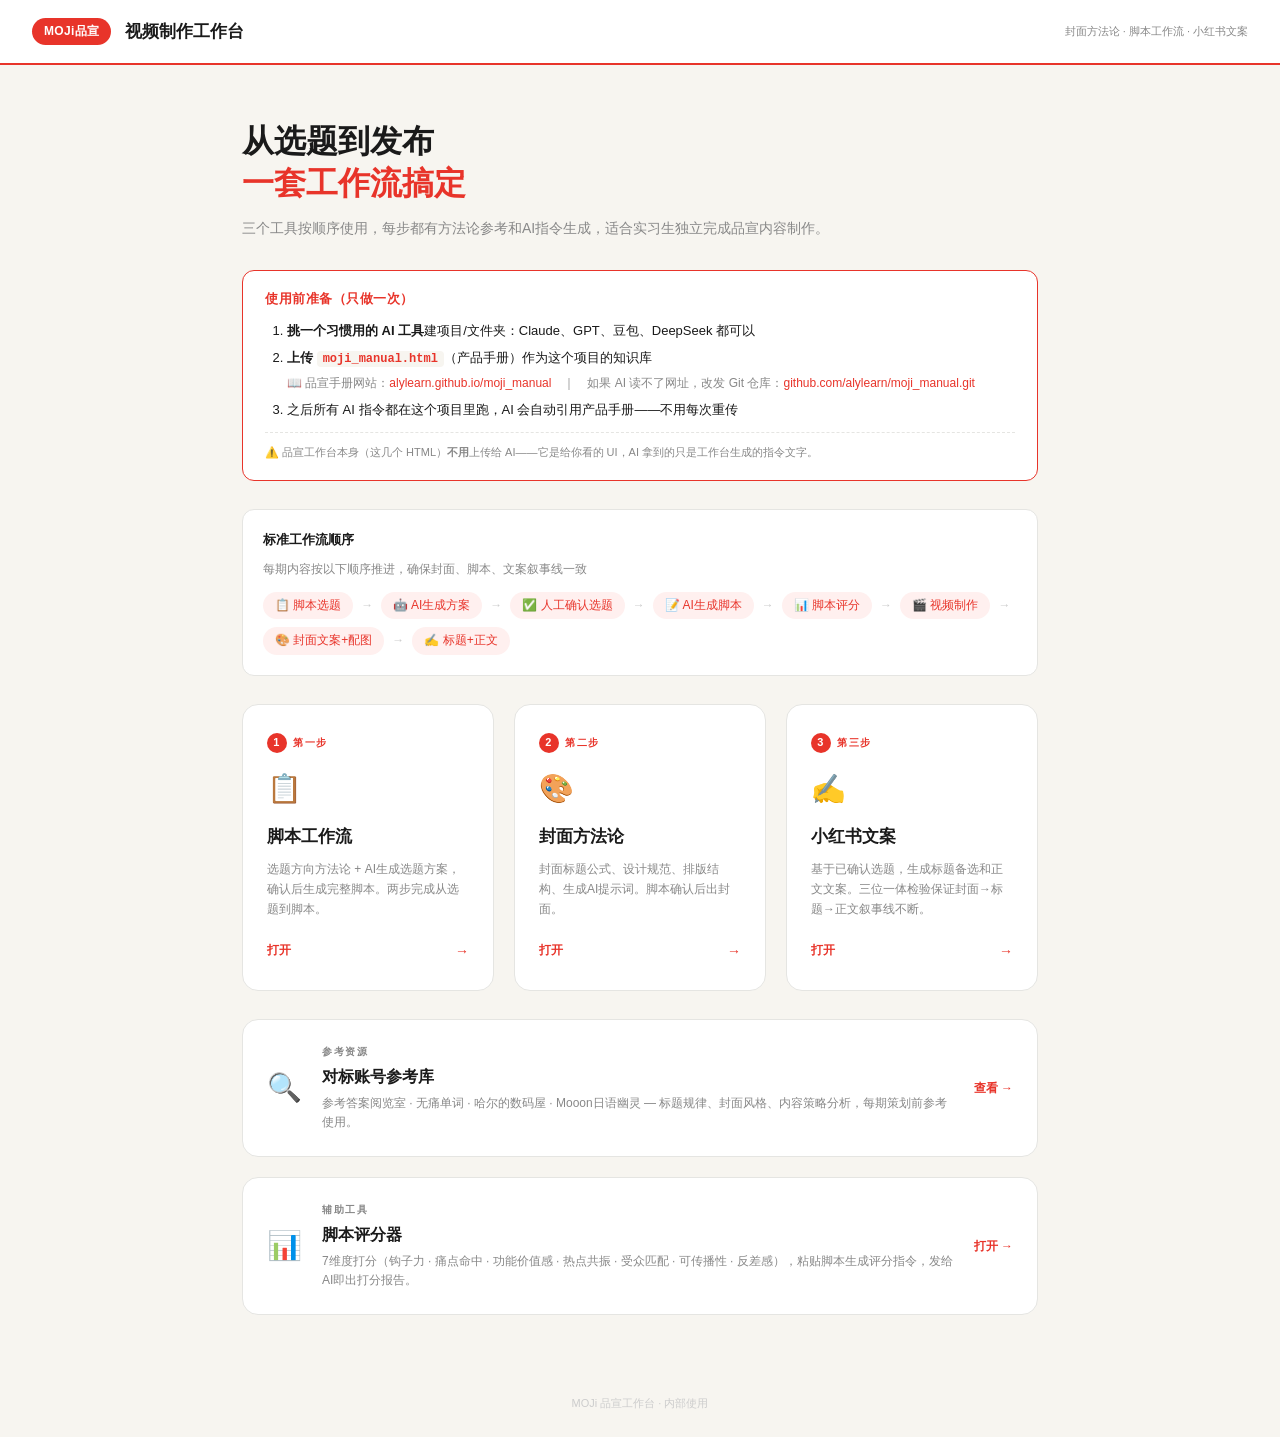
<file: index.html>
<!DOCTYPE html>
<html lang="zh">
<head>
<meta charset="UTF-8">
<meta name="viewport" content="width=device-width, initial-scale=1.0">
<title>MOJi 品宣工作台</title>
<link rel="stylesheet" href="shared.css">
<style>
/* index 页面专属：保留 body 弹性布局 + 首页特定样式 */
body { min-height: 100vh; display: flex; flex-direction: column; }

.main { flex: 1; max-width: 860px; margin: 0 auto; padding: 56px 32px; width: 100%; display: flex; flex-direction: column; align-items: center; }
.hero { width: 100%; }
.cards { width: 100%; }
.workflow-hint { width: 100%; }

.hero { text-align: left; margin-bottom: 56px; }
.hero-label { font-size: 11px; font-weight: 700; letter-spacing: 2px; text-transform: uppercase; color: var(--red); margin-bottom: 12px; }
.hero-title { font-size: 32px; font-weight: 800; line-height: 1.3; margin-bottom: 12px; }
.hero-title span { color: var(--red); }
.hero-desc { font-size: 14px; color: var(--gray); line-height: 1.8; }

.flow-row { display: flex; align-items: center; gap: 0; margin-bottom: 48px; }
.flow-step { flex: 1; display: flex; flex-direction: column; align-items: center; gap: 6px; }
.flow-dot { width: 10px; height: 10px; border-radius: 50%; background: var(--red); }
.flow-line { flex: 1; height: 2px; background: var(--border); }
.flow-line.colored { background: var(--red); opacity: 0.3; }
.flow-label { font-size: 11px; color: var(--gray); text-align: center; }

.cards { display: grid; grid-template-columns: repeat(3, 1fr); gap: 20px; }
.cards-ref { display: grid; grid-template-columns: 1fr; gap: 20px; margin-top: 28px; }
.card-ref { background: var(--white); border: 1.5px solid var(--border); border-radius: 16px; padding: 24px; text-decoration: none; color: inherit; display: flex; align-items: center; gap: 20px; transition: all 0.2s; position: relative; overflow: hidden; cursor: pointer; }
.card-ref:hover { border-color: var(--red); transform: translateY(-2px); box-shadow: 0 6px 20px rgba(232,52,42,0.08); }
.card-ref::before { content: ''; position: absolute; top: 0; left: 0; right: 0; height: 3px; background: var(--red); opacity: 0; transition: opacity 0.2s; }
.card-ref:hover::before { opacity: 1; }
.card-ref-icon { font-size: 28px; flex-shrink: 0; }
.card-ref-body { flex: 1; }
.card-ref-label { font-size: 10px; font-weight: 700; letter-spacing: 1.5px; text-transform: uppercase; color: var(--gray); margin-bottom: 4px; }
.card-ref-title { font-size: 16px; font-weight: 700; margin-bottom: 4px; }
.card-ref-desc { font-size: 12px; color: var(--gray); line-height: 1.6; }
.card-ref-link { font-size: 12px; font-weight: 600; color: var(--red); flex-shrink: 0; }

.card { background: var(--white); border: 1.5px solid var(--border); border-radius: 16px; padding: 28px 24px; text-decoration: none; color: inherit; display: flex; flex-direction: column; gap: 0; transition: all 0.2s; position: relative; overflow: hidden; cursor: pointer; }
.card:hover { border-color: var(--red); transform: translateY(-3px); box-shadow: 0 8px 24px rgba(232,52,42,0.1); }
.card::before { content: ''; position: absolute; top: 0; left: 0; right: 0; height: 3px; background: var(--red); opacity: 0; transition: opacity 0.2s; }
.card:hover::before { opacity: 1; }

.card-step { font-size: 10px; font-weight: 700; color: var(--red); letter-spacing: 1.5px; text-transform: uppercase; margin-bottom: 14px; display: flex; align-items: center; gap: 6px; }
.card-step-num { width: 20px; height: 20px; border-radius: 50%; background: var(--red); color: white; font-size: 11px; font-weight: 700; display: flex; align-items: center; justify-content: center; }
.card-icon { font-size: 28px; margin-bottom: 12px; }
.card-title { font-size: 17px; font-weight: 700; margin-bottom: 8px; }
.card-desc { font-size: 12px; color: var(--gray); line-height: 1.7; flex: 1; margin-bottom: 20px; }
.card-tags { display: flex; flex-wrap: wrap; gap: 5px; margin-bottom: 20px; }
.card-tag { font-size: 11px; background: var(--bg); border: 1px solid var(--border); padding: 2px 8px; border-radius: 20px; color: #555; }
.card-link { display: flex; align-items: center; justify-content: space-between; font-size: 12px; font-weight: 600; color: var(--red); margin-top: auto; }
.card-link-arrow { font-size: 14px; transition: transform 0.15s; }
.card:hover .card-link-arrow { transform: translateX(4px); }

.workflow-hint { text-align: center; padding: 20px; background: var(--white); border: 1px solid var(--border); border-radius: 12px; }
.workflow-hint-title { font-size: 13px; font-weight: 600; margin-bottom: 8px; }
.workflow-hint-desc { font-size: 12px; color: var(--gray); line-height: 1.8; }
.workflow-hint-flow { display: flex; align-items: center; justify-content: center; gap: 8px; margin-top: 12px; flex-wrap: wrap; }
.wf-item { font-size: 12px; font-weight: 500; padding: 4px 12px; background: var(--light-red); color: var(--red); border-radius: 20px; }
.wf-arrow { font-size: 12px; color: #ccc; }

.prep-box { width: 100%; background: var(--white); border: 1.5px solid var(--red); border-radius: 12px; padding: 18px 22px; margin-bottom: 28px; }
.prep-title { font-size: 13px; font-weight: 700; color: var(--red); margin-bottom: 10px; letter-spacing: 0.5px; }
.prep-list { font-size: 13px; color: var(--black); line-height: 1.9; padding-left: 22px; margin: 0; }
.prep-list li { margin-bottom: 2px; }
.prep-list code { background: var(--bg); padding: 1px 6px; border-radius: 4px; font-size: 12px; color: var(--red); }
.prep-note { font-size: 11px; color: var(--gray); line-height: 1.7; margin-top: 10px; padding-top: 10px; border-top: 1px dashed var(--border); }

.footer { text-align: center; padding: 24px; font-size: 11px; color: #ccc; }

@media (max-width: 720px) {
  .cards { grid-template-columns: 1fr; }
  .hero-title { font-size: 24px; }
  .main { padding: 36px 20px; }
}
</style>
</head>
<body>

<div class="header">
  <span class="header-logo">MOJi品宣</span>
  <span class="header-title">视频制作工作台</span>
  <span class="header-sub">封面方法论 · 脚本工作流 · 小红书文案</span>
</div>

<div class="main">

  <div class="hero" style="margin-bottom:28px">
    <div class="hero-title">从选题到发布<br><span>一套工作流搞定</span></div>
    <div class="hero-desc" style="max-width:100%;margin:0;text-align:left">三个工具按顺序使用，每步都有方法论参考和AI指令生成，适合实习生独立完成品宣内容制作。</div>
  </div>

  <div class="prep-box">
    <div class="prep-title">使用前准备（只做一次）</div>
    <ol class="prep-list">
      <li><strong>挑一个习惯用的 AI 工具</strong>建项目/文件夹：Claude、GPT、豆包、DeepSeek 都可以</li>
      <li><strong>上传 <code>moji_manual.html</code></strong>（产品手册）作为这个项目的知识库<br>
        <span style="font-size:12px;color:#888;line-height:1.8">📖 品宣手册网站：<a href="https://alylearn.github.io/moji_manual/" target="_blank" style="color:var(--red);text-decoration:none">alylearn.github.io/moji_manual</a>　｜　如果 AI 读不了网址，改发 Git 仓库：<a href="https://github.com/alylearn/moji_manual.git" target="_blank" style="color:var(--red);text-decoration:none">github.com/alylearn/moji_manual.git</a></span>
      </li>
      <li>之后所有 AI 指令都在这个项目里跑，AI 会自动引用产品手册——不用每次重传</li>
    </ol>
    <div class="prep-note">⚠️ 品宣工作台本身（这几个 HTML）<strong>不用</strong>上传给 AI——它是给你看的 UI，AI 拿到的只是工作台生成的指令文字。</div>
  </div>

  <div class="workflow-hint" style="margin-bottom:28px;text-align:left">
    <div class="workflow-hint-title">标准工作流顺序</div>
    <div class="workflow-hint-desc">每期内容按以下顺序推进，确保封面、脚本、文案叙事线一致</div>
    <div class="workflow-hint-flow" style="justify-content:flex-start">
      <span class="wf-item">📋 脚本选题</span>
      <span class="wf-arrow">→</span>
      <span class="wf-item">🤖 AI生成方案</span>
      <span class="wf-arrow">→</span>
      <span class="wf-item">✅ 人工确认选题</span>
      <span class="wf-arrow">→</span>
      <span class="wf-item">📝 AI生成脚本</span>
      <span class="wf-arrow">→</span>
      <span class="wf-item">📊 脚本评分</span>
      <span class="wf-arrow">→</span>
      <span class="wf-item">🎬 视频制作</span>
      <span class="wf-arrow">→</span>
      <span class="wf-item">🎨 封面文案+配图</span>
      <span class="wf-arrow">→</span>
      <span class="wf-item">✍️ 标题+正文</span>
    </div>
  </div>

  <div class="cards">

    <a class="card" href="moji_script.html">
      <div class="card-step"><span class="card-step-num">1</span>第一步</div>
      <div class="card-icon">📋</div>
      <div class="card-title">脚本工作流</div>
      <div class="card-desc">选题方向方法论 + AI生成选题方案，确认后生成完整脚本。两步完成从选题到脚本。</div>
      <div class="card-link">打开 <span class="card-link-arrow">→</span></div>
    </a>

    <a class="card" href="moji_cover.html">
      <div class="card-step"><span class="card-step-num">2</span>第二步</div>
      <div class="card-icon">🎨</div>
      <div class="card-title">封面方法论</div>
      <div class="card-desc">封面标题公式、设计规范、排版结构、生成AI提示词。脚本确认后出封面。</div>
      <div class="card-link">打开 <span class="card-link-arrow">→</span></div>
    </a>

    <a class="card" href="moji_copywriting.html">
      <div class="card-step"><span class="card-step-num">3</span>第三步</div>
      <div class="card-icon">✍️</div>
      <div class="card-title">小红书文案</div>
      <div class="card-desc">基于已确认选题，生成标题备选和正文文案。三位一体检验保证封面→标题→正文叙事线不断。</div>
      <div class="card-link">打开 <span class="card-link-arrow">→</span></div>
    </a>

  </div>

  <div class="cards-ref">
    <a class="card-ref" href="moji_benchmark.html">
      <div class="card-ref-icon">🔍</div>
      <div class="card-ref-body">
        <div class="card-ref-label">参考资源</div>
        <div class="card-ref-title">对标账号参考库</div>
        <div class="card-ref-desc">参考答案阅览室 · 无痛单词 · 哈尔的数码屋 · Mooon日语幽灵 — 标题规律、封面风格、内容策略分析，每期策划前参考使用。</div>
      </div>
      <div class="card-ref-link">查看 →</div>
    </a>
    <a class="card-ref" href="moji_score.html">
      <div class="card-ref-icon">📊</div>
      <div class="card-ref-body">
        <div class="card-ref-label">辅助工具</div>
        <div class="card-ref-title">脚本评分器</div>
        <div class="card-ref-desc">7维度打分（钩子力 · 痛点命中 · 功能价值感 · 热点共振 · 受众匹配 · 可传播性 · 反差感），粘贴脚本生成评分指令，发给AI即出打分报告。</div>
      </div>
      <div class="card-ref-link">打开 →</div>
    </a>
  </div>

</div>

<div class="footer">MOJi 品宣工作台 · 内部使用</div>

</body>
</html>
</file>
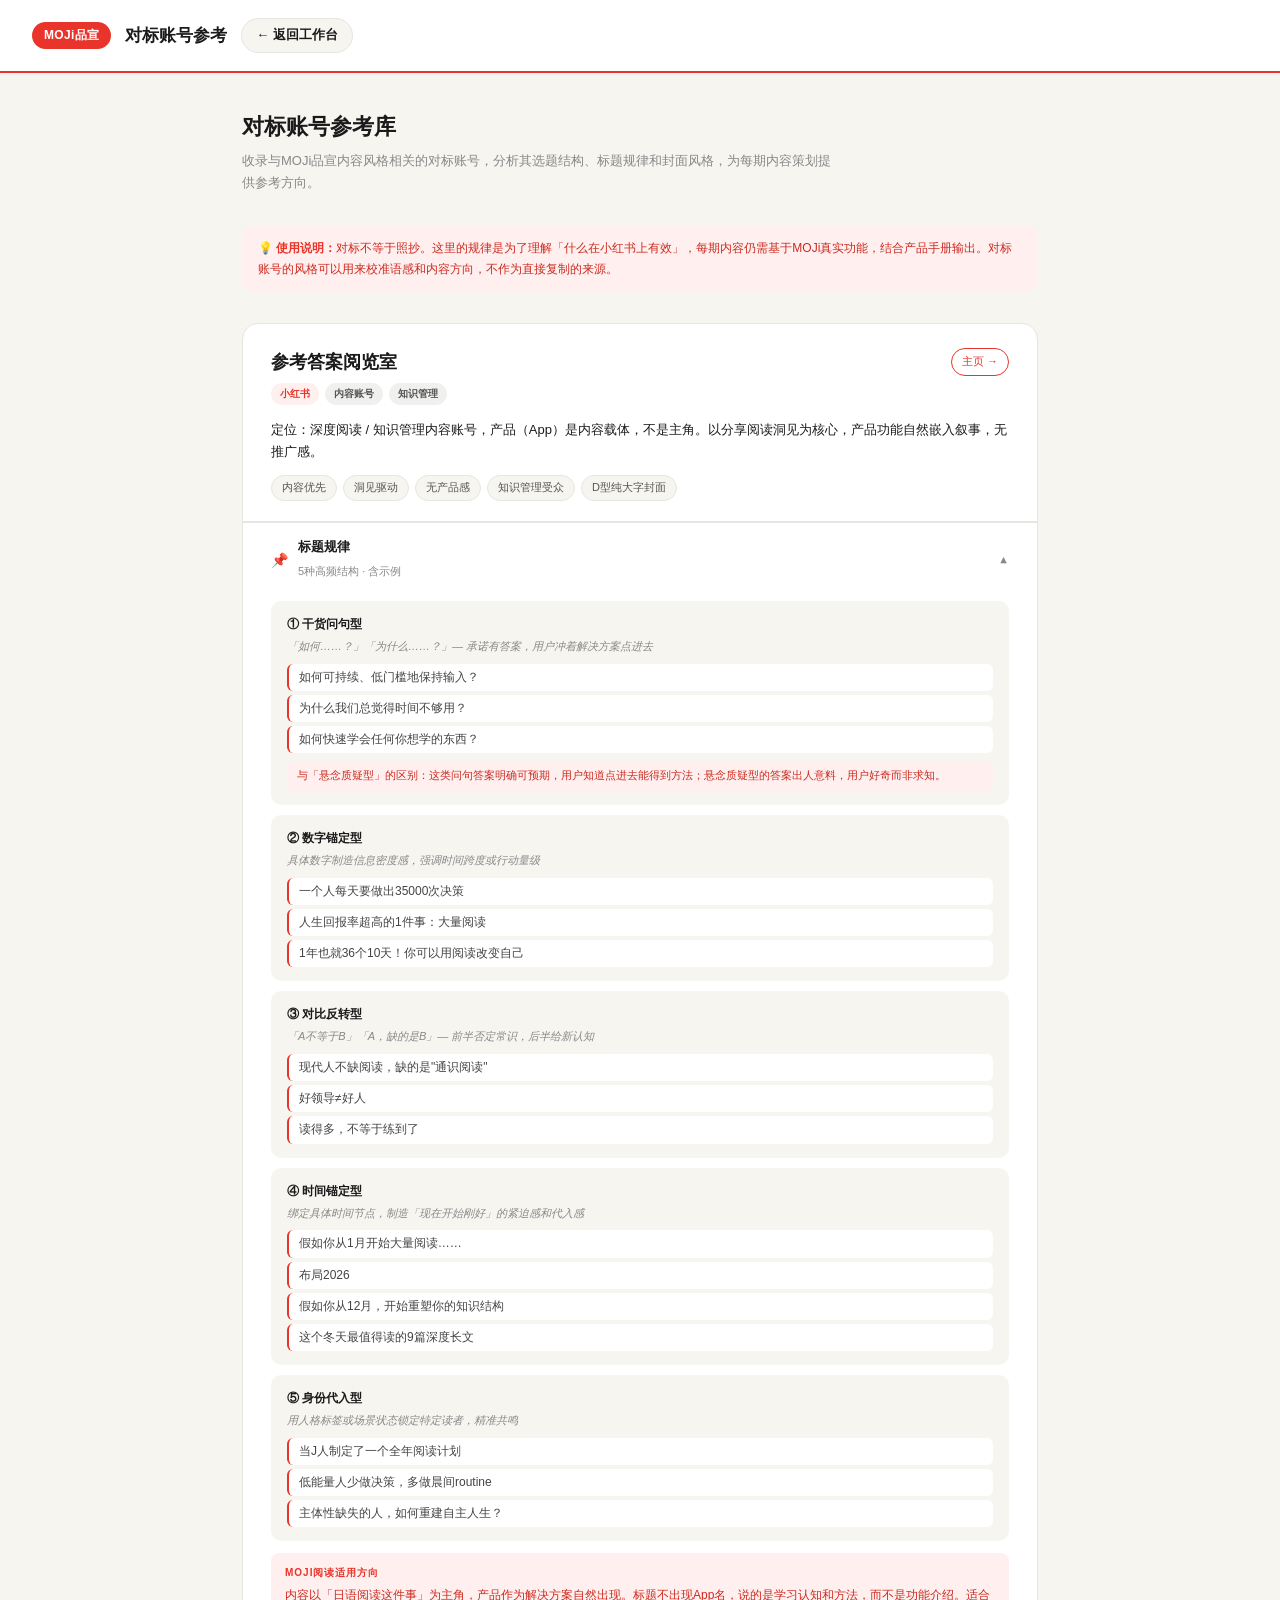
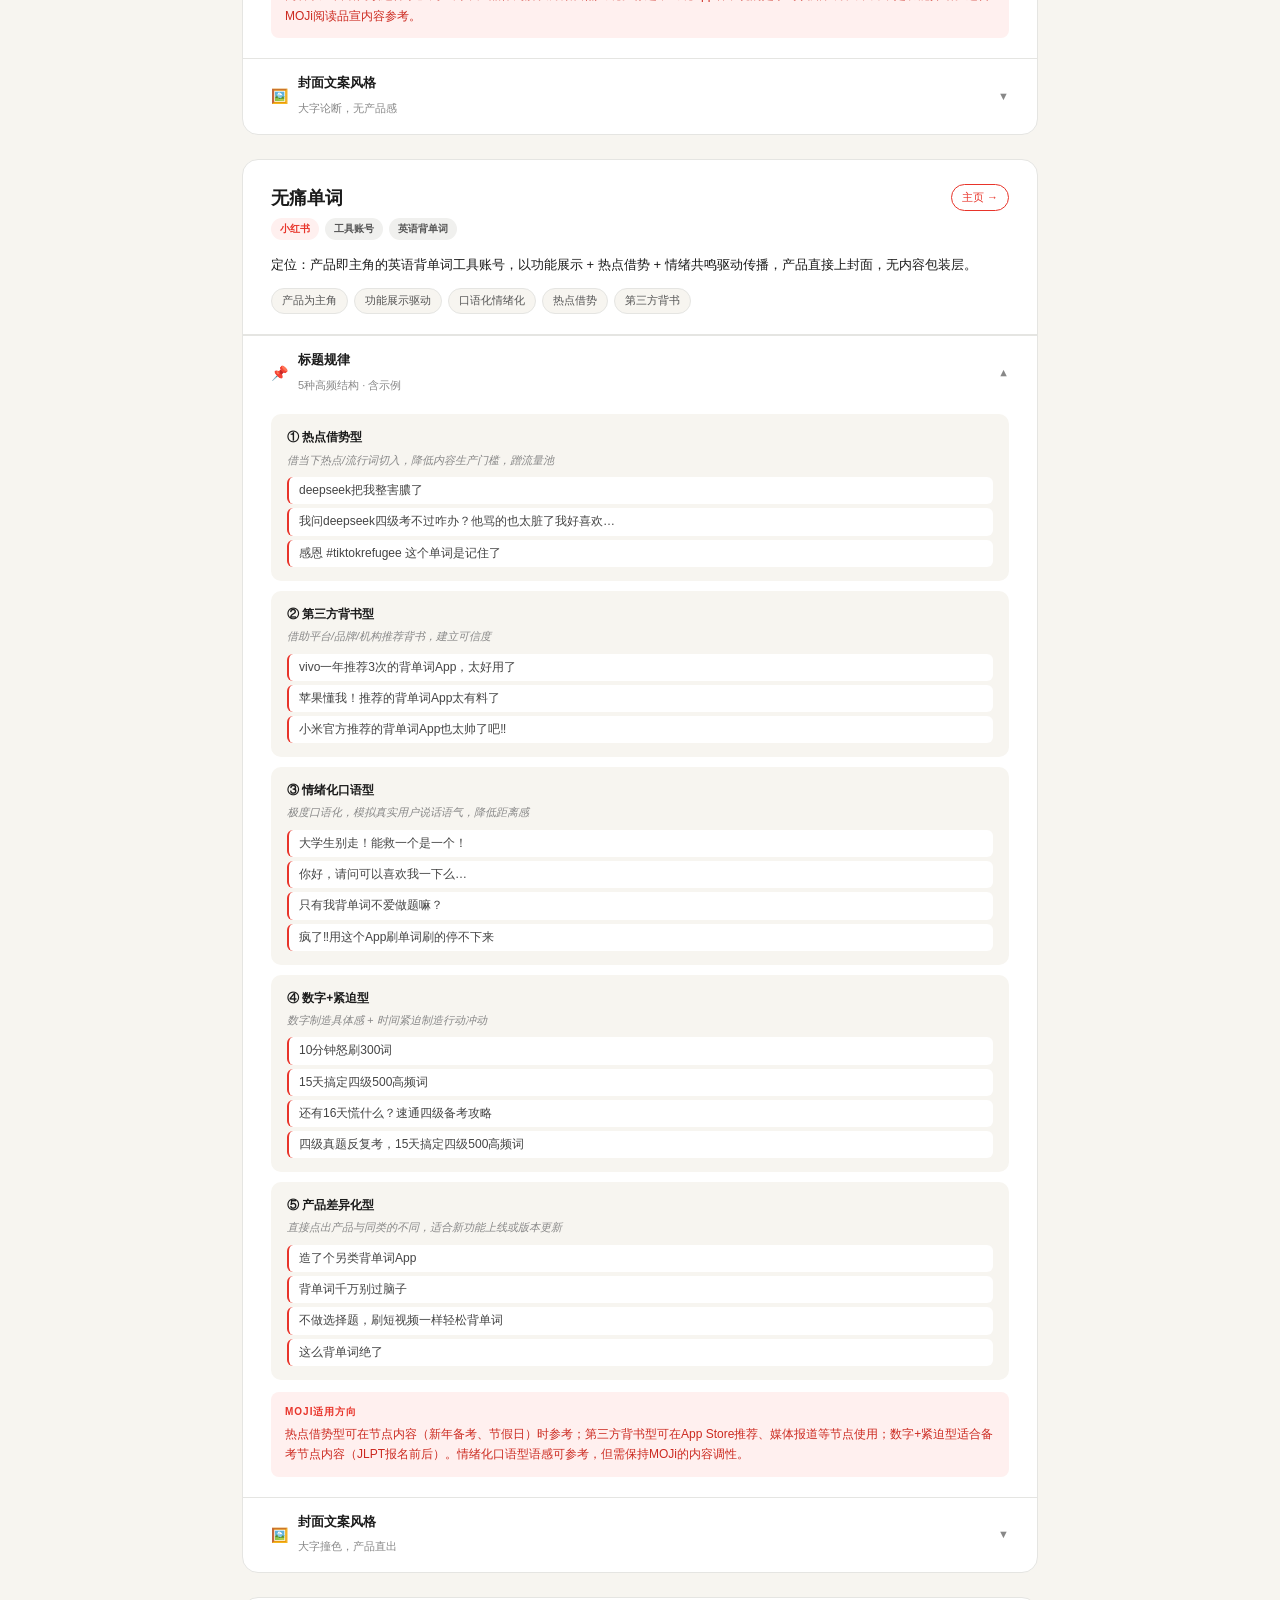
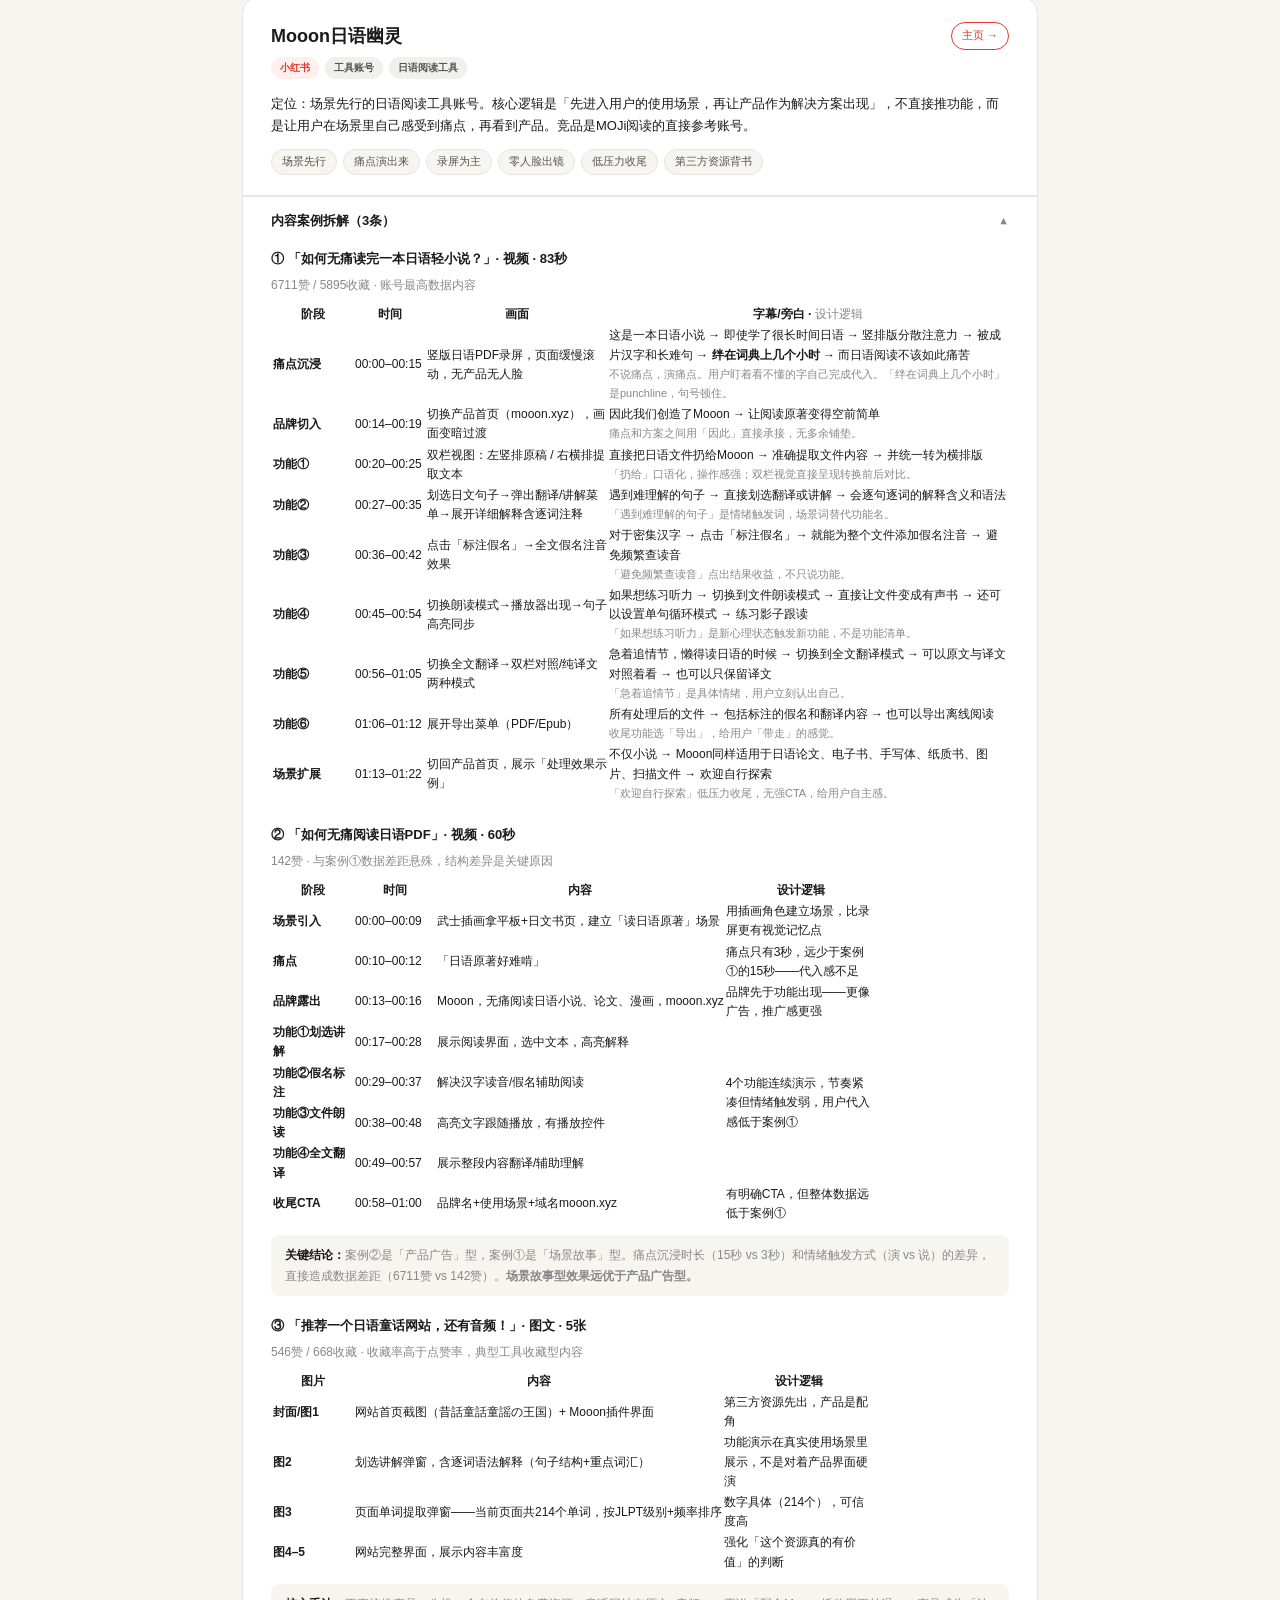
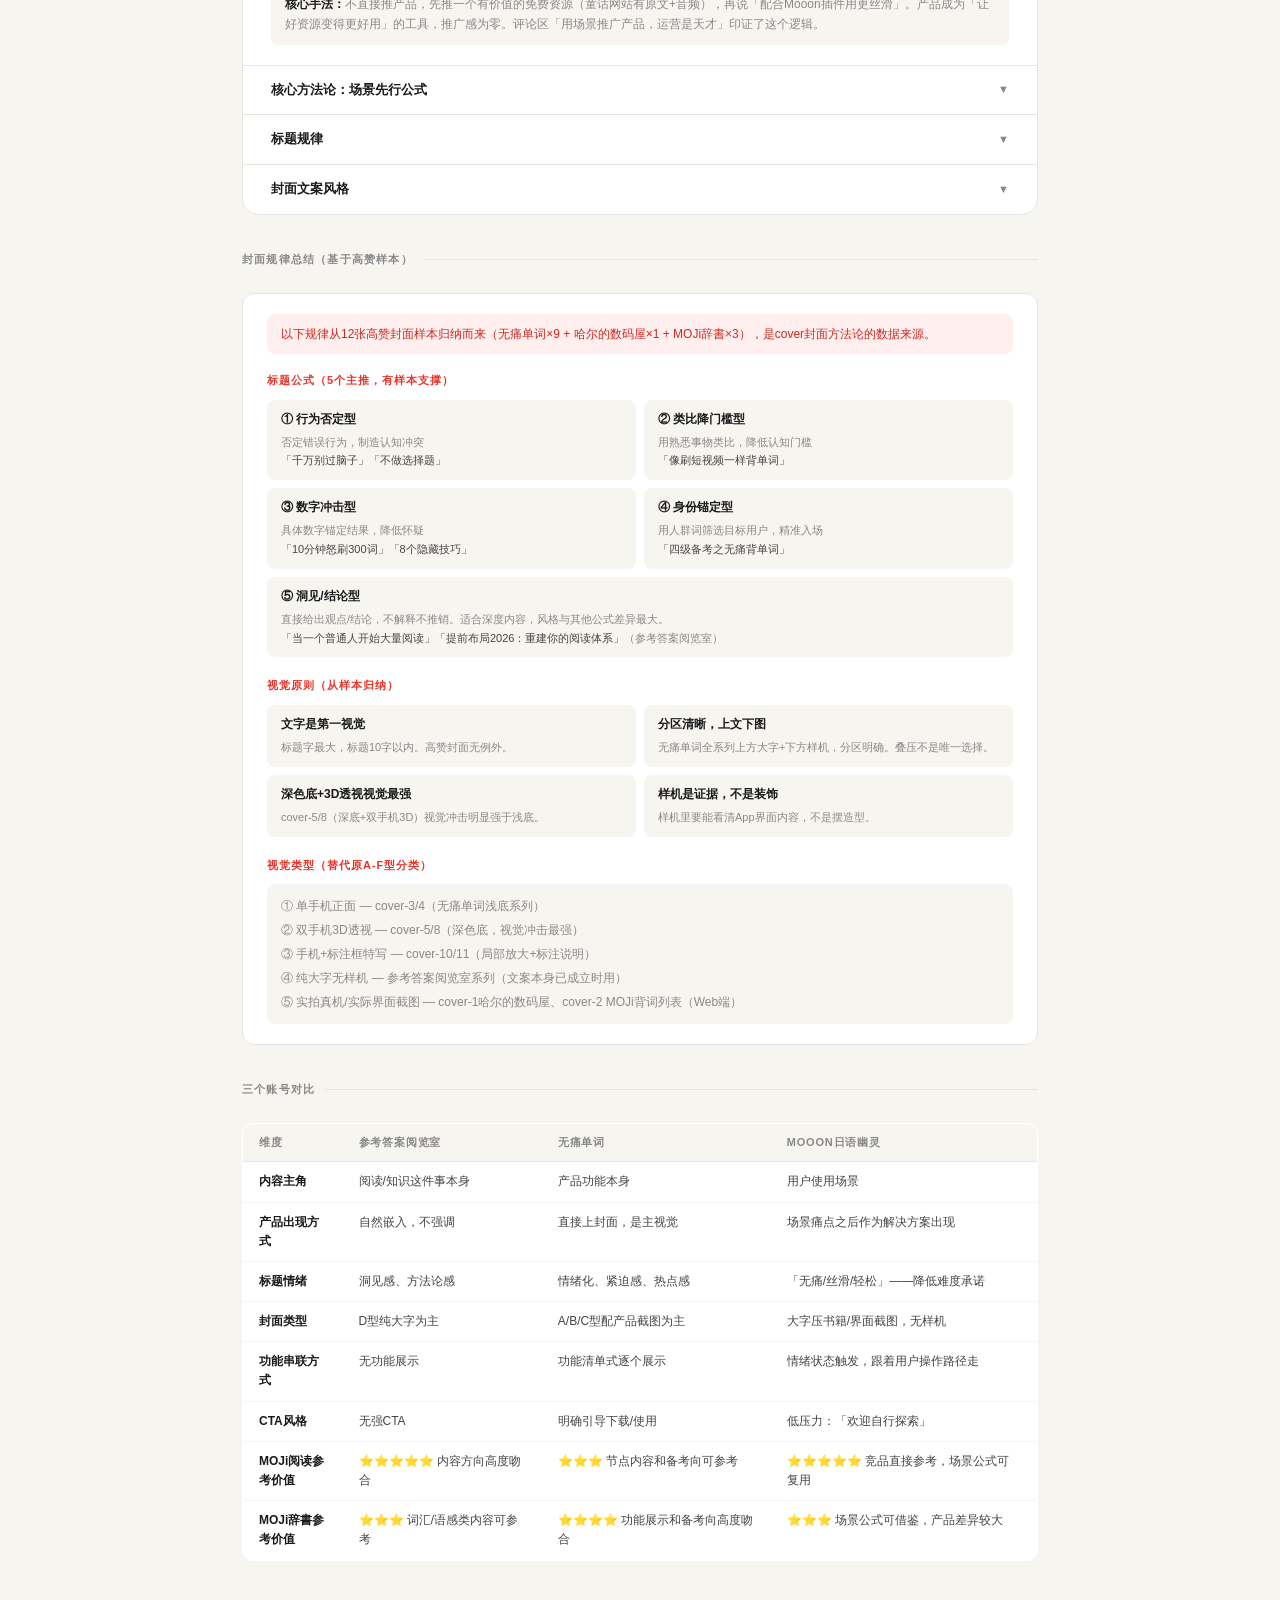
<file: moji_benchmark.html>
<!DOCTYPE html>
<html lang="zh">
<head>
<meta charset="UTF-8">
<meta name="viewport" content="width=device-width, initial-scale=1.0">
<title>MOJi 对标账号参考</title>
<link rel="stylesheet" href="shared.css">
<style>
.main { max-width: 860px; margin: 0 auto; padding: 36px 32px 72px; }

.page-title { font-size: 22px; font-weight: 700; margin-bottom: 6px; }
.page-sub { font-size: 13px; color: var(--gray); line-height: 1.7; margin-bottom: 32px; max-width: 600px; }

/* Notice box */
.notice { background: var(--light-red); border-radius: 10px; padding: 12px 16px; font-size: 12px; color: var(--dark-red); line-height: 1.7; margin-bottom: 32px; }
.notice strong { color: var(--red); }

/* Account card */
.account-card { background: var(--white); border: 1.5px solid var(--border); border-radius: 16px; overflow: hidden; margin-bottom: 24px; }
.account-card-header { padding: 24px 28px 20px; border-bottom: 1px solid var(--border); }
.account-meta { display: flex; align-items: flex-start; justify-content: space-between; gap: 16px; margin-bottom: 14px; }
.account-name { font-size: 18px; font-weight: 700; margin-bottom: 4px; }
.account-badges { display: flex; gap: 6px; flex-wrap: wrap; }
.badge { font-size: 10px; font-weight: 600; padding: 3px 9px; border-radius: 20px; }
.badge-platform { background: #FFF0EF; color: var(--red); }
.badge-type { background: #F0F0EE; color: #555; }
.account-link { font-size: 11px; color: var(--red); text-decoration: none; border: 1px solid var(--red); padding: 4px 10px; border-radius: 20px; white-space: nowrap; flex-shrink: 0; transition: all 0.15s; }
.account-link:hover { background: var(--red); color: white; }
.account-position { font-size: 13px; color: var(--black); line-height: 1.7; margin-bottom: 12px; font-weight: 500; }
.account-tags { display: flex; flex-wrap: wrap; gap: 6px; }
.account-tag { font-size: 11px; padding: 3px 10px; background: var(--bg); border: 1px solid var(--border); border-radius: 20px; color: #555; }

/* Collapse sections */
.account-card-body { padding: 0; }
.collapse-item { border-top: 1px solid var(--border); }
.collapse-trigger { display: flex; align-items: center; justify-content: space-between; padding: 14px 28px; cursor: pointer; user-select: none; transition: background 0.12s; }
.collapse-trigger:hover { background: var(--bg); }
.collapse-trigger-left { display: flex; align-items: center; gap: 10px; }
.collapse-trigger-icon { font-size: 14px; }
.collapse-trigger-title { font-size: 13px; font-weight: 600; color: var(--black); }
.collapse-trigger-hint { font-size: 11px; color: var(--gray); }
.collapse-arrow { font-size: 11px; color: var(--gray); transition: transform 0.2s; }
.collapse-item.open .collapse-arrow { transform: rotate(180deg); }
.collapse-body { display: none; padding: 4px 28px 20px; }
.collapse-item.open .collapse-body { display: block; }

/* Pattern table */
.pattern-list { display: flex; flex-direction: column; gap: 10px; }
.pattern-row { background: var(--bg); border-radius: 10px; padding: 14px 16px; }
.pattern-name { font-size: 12px; font-weight: 700; color: var(--black); margin-bottom: 4px; }
.pattern-template { font-size: 11px; color: var(--gray); margin-bottom: 8px; font-style: italic; }
.pattern-examples { display: flex; flex-direction: column; gap: 4px; }
.pattern-eg { font-size: 12px; color: #444; padding: 4px 10px; background: var(--white); border-radius: 6px; border-left: 2.5px solid var(--red); }
.pattern-tip { margin-top: 8px; font-size: 11px; color: var(--dark-red); padding: 6px 10px; background: var(--light-red); border-radius: 6px; }

/* Cover style section */
.cover-style-grid { display: grid; grid-template-columns: 1fr 1fr; gap: 10px; margin-bottom: 12px; }
.cover-style-card { background: var(--bg); border-radius: 10px; padding: 12px 14px; }
.cover-style-label { font-size: 10px; font-weight: 700; letter-spacing: 1px; text-transform: uppercase; color: var(--gray); margin-bottom: 6px; }
.cover-style-content { font-size: 12px; color: #444; line-height: 1.7; }

/* MOJi apply box */
.moji-apply { margin-top: 12px; padding: 12px 14px; background: var(--light-red); border-radius: 8px; }
.moji-apply-label { font-size: 10px; font-weight: 700; letter-spacing: 1px; text-transform: uppercase; color: var(--red); margin-bottom: 4px; }
.moji-apply-content { font-size: 12px; color: var(--dark-red); line-height: 1.7; }

/* Divider */
.section-divider { display: flex; align-items: center; gap: 10px; margin: 36px 0 24px; }
.section-divider-label { font-size: 11px; font-weight: 700; letter-spacing: 1.2px; text-transform: uppercase; color: var(--gray); white-space: nowrap; }
.section-divider-line { flex: 1; height: 1px; background: var(--border); }

/* Comparison table */
.comparison-table { width: 100%; border-collapse: collapse; background: var(--white); border-radius: 12px; overflow: hidden; border: 1px solid var(--border); }
.comparison-table th { background: var(--bg); font-size: 11px; font-weight: 700; letter-spacing: 0.8px; text-transform: uppercase; color: var(--gray); padding: 10px 16px; text-align: left; border-bottom: 1px solid var(--border); }
.comparison-table td { padding: 10px 16px; font-size: 12px; color: #444; border-bottom: 1px solid var(--bg); line-height: 1.6; vertical-align: top; }
.comparison-table tr:last-child td { border-bottom: none; }
.comparison-table td:first-child { font-weight: 600; color: var(--black); width: 100px; }
</style>
</head>
<body>

<div class="header">
  <span class="header-logo">MOJi品宣</span>
  <span class="header-title">对标账号参考</span>
  <a href="index.html" class="back-btn">← 返回工作台</a>
</div>

<div class="main">

  <div class="page-title">对标账号参考库</div>
  <div class="page-sub">收录与MOJi品宣内容风格相关的对标账号，分析其选题结构、标题规律和封面风格，为每期内容策划提供参考方向。</div>

  <div class="notice">
    💡 <strong>使用说明：</strong>对标不等于照抄。这里的规律是为了理解「什么在小红书上有效」，每期内容仍需基于MOJi真实功能，结合产品手册输出。对标账号的风格可以用来校准语感和内容方向，不作为直接复制的来源。
  </div>

  <!-- ───── 账号1：参考答案阅览室 ───── -->
  <div class="account-card">
    <div class="account-card-header">
      <div class="account-meta">
        <div>
          <div class="account-name">参考答案阅览室</div>
          <div class="account-badges" style="margin-top:6px">
            <span class="badge badge-platform">小红书</span>
            <span class="badge badge-type">内容账号</span>
            <span class="badge badge-type">知识管理</span>
          </div>
        </div>
        <a href="https://www.xiaohongshu.com/user/profile/5d44e926000000001100d215" target="_blank" class="account-link">主页 →</a>
      </div>
      <div class="account-position">定位：深度阅读 / 知识管理内容账号，产品（App）是内容载体，不是主角。以分享阅读洞见为核心，产品功能自然嵌入叙事，无推广感。</div>
      <div class="account-tags">
        <span class="account-tag">内容优先</span>
        <span class="account-tag">洞见驱动</span>
        <span class="account-tag">无产品感</span>
        <span class="account-tag">知识管理受众</span>
        <span class="account-tag">D型纯大字封面</span>
      </div>
    </div>

    <div class="account-card-body">

      <!-- 标题规律 -->
      <div class="collapse-item open">
        <div class="collapse-trigger" onclick="toggleCollapse(this.parentElement)">
          <div class="collapse-trigger-left">
            <span class="collapse-trigger-icon">📌</span>
            <div>
              <div class="collapse-trigger-title">标题规律</div>
              <span class="collapse-trigger-hint">5种高频结构 · 含示例</span>
            </div>
          </div>
          <span class="collapse-arrow">▼</span>
        </div>
        <div class="collapse-body">
          <div class="pattern-list">

            <div class="pattern-row">
              <div class="pattern-name">① 干货问句型</div>
              <div class="pattern-template">「如何……？」「为什么……？」— 承诺有答案，用户冲着解决方案点进去</div>
              <div class="pattern-examples">
                <div class="pattern-eg">如何可持续、低门槛地保持输入？</div>
                <div class="pattern-eg">为什么我们总觉得时间不够用？</div>
                <div class="pattern-eg">如何快速学会任何你想学的东西？</div>
              </div>
              <div class="pattern-tip">与「悬念质疑型」的区别：这类问句答案明确可预期，用户知道点进去能得到方法；悬念质疑型的答案出人意料，用户好奇而非求知。</div>
            </div>

            <div class="pattern-row">
              <div class="pattern-name">② 数字锚定型</div>
              <div class="pattern-template">具体数字制造信息密度感，强调时间跨度或行动量级</div>
              <div class="pattern-examples">
                <div class="pattern-eg">一个人每天要做出35000次决策</div>
                <div class="pattern-eg">人生回报率超高的1件事：大量阅读</div>
                <div class="pattern-eg">1年也就36个10天！你可以用阅读改变自己</div>
              </div>
            </div>

            <div class="pattern-row">
              <div class="pattern-name">③ 对比反转型</div>
              <div class="pattern-template">「A不等于B」「A，缺的是B」— 前半否定常识，后半给新认知</div>
              <div class="pattern-examples">
                <div class="pattern-eg">现代人不缺阅读，缺的是"通识阅读"</div>
                <div class="pattern-eg">好领导≠好人</div>
                <div class="pattern-eg">读得多，不等于练到了</div>
              </div>
            </div>

            <div class="pattern-row">
              <div class="pattern-name">④ 时间锚定型</div>
              <div class="pattern-template">绑定具体时间节点，制造「现在开始刚好」的紧迫感和代入感</div>
              <div class="pattern-examples">
                <div class="pattern-eg">假如你从1月开始大量阅读……</div>
                <div class="pattern-eg">布局2026</div>
                <div class="pattern-eg">假如你从12月，开始重塑你的知识结构</div>
                <div class="pattern-eg">这个冬天最值得读的9篇深度长文</div>
              </div>
            </div>

            <div class="pattern-row">
              <div class="pattern-name">⑤ 身份代入型</div>
              <div class="pattern-template">用人格标签或场景状态锁定特定读者，精准共鸣</div>
              <div class="pattern-examples">
                <div class="pattern-eg">当J人制定了一个全年阅读计划</div>
                <div class="pattern-eg">低能量人少做决策，多做晨间routine</div>
                <div class="pattern-eg">主体性缺失的人，如何重建自主人生？</div>
              </div>
            </div>

          </div>
          <div class="moji-apply">
            <div class="moji-apply-label">MOJi阅读适用方向</div>
            <div class="moji-apply-content">内容以「日语阅读这件事」为主角，产品作为解决方案自然出现。标题不出现App名，说的是学习认知和方法，而不是功能介绍。适合MOJi阅读品宣内容参考。</div>
          </div>
        </div>
      </div>

      <!-- 封面风格 -->
      <div class="collapse-item">
        <div class="collapse-trigger" onclick="toggleCollapse(this.parentElement)">
          <div class="collapse-trigger-left">
            <span class="collapse-trigger-icon">🖼️</span>
            <div>
              <div class="collapse-trigger-title">封面文案风格</div>
              <span class="collapse-trigger-hint">大字论断，无产品感</span>
            </div>
          </div>
          <span class="collapse-arrow">▼</span>
        </div>
        <div class="collapse-body">
          <div class="cover-style-grid">
            <div class="cover-style-card">
              <div class="cover-style-label">标题公式</div>
              <div class="cover-style-content">洞见/结论型。直接放观点，不问句，不解释。读起来像在分享一个你不知道的结论，而不是推销东西。</div>
            </div>
            <div class="cover-style-card">
              <div class="cover-style-label">视觉</div>
              <div class="cover-style-content">纯大字无样机为主，偶尔配书籍/文章截图作背景。文字永远是主角，画面是氛围。无产品logo主导版面。</div>
            </div>
            <div class="cover-style-card">
              <div class="cover-style-label">色调</div>
              <div class="cover-style-content">克制低饱和，黑白灰为主，无撞色，无促销感。传递「知识/深度」而非「工具/功能」。</div>
            </div>
            <div class="cover-style-card">
              <div class="cover-style-label">高赞封面标题（真实样本）</div>
              <div class="cover-style-content">「当一个普通人开始大量阅读」<br>「提前布局2026：重建你的阅读体系」<br>「每日1篇深度长文」</div>
            </div>
          </div>
        </div>
      </div>

    </div>
  </div>


  <!-- ───── 账号2：无痛单词 ───── -->
  <div class="account-card">
    <div class="account-card-header">
      <div class="account-meta">
        <div>
          <div class="account-name">无痛单词</div>
          <div class="account-badges" style="margin-top:6px">
            <span class="badge badge-platform">小红书</span>
            <span class="badge badge-type">工具账号</span>
            <span class="badge badge-type">英语背单词</span>
          </div>
        </div>
        <a href="https://www.xiaohongshu.com/user/profile/61347079000000001f039513" target="_blank" class="account-link">主页 →</a>
      </div>
      <div class="account-position">定位：产品即主角的英语背单词工具账号，以功能展示 + 热点借势 + 情绪共鸣驱动传播，产品直接上封面，无内容包装层。</div>
      <div class="account-tags">
        <span class="account-tag">产品为主角</span>
        <span class="account-tag">功能展示驱动</span>
        <span class="account-tag">口语化情绪化</span>
        <span class="account-tag">热点借势</span>
        <span class="account-tag">第三方背书</span>
      </div>
    </div>

    <div class="account-card-body">

      <!-- 标题规律 -->
      <div class="collapse-item open">
        <div class="collapse-trigger" onclick="toggleCollapse(this.parentElement)">
          <div class="collapse-trigger-left">
            <span class="collapse-trigger-icon">📌</span>
            <div>
              <div class="collapse-trigger-title">标题规律</div>
              <span class="collapse-trigger-hint">5种高频结构 · 含示例</span>
            </div>
          </div>
          <span class="collapse-arrow">▼</span>
        </div>
        <div class="collapse-body">
          <div class="pattern-list">

            <div class="pattern-row">
              <div class="pattern-name">① 热点借势型</div>
              <div class="pattern-template">借当下热点/流行词切入，降低内容生产门槛，蹭流量池</div>
              <div class="pattern-examples">
                <div class="pattern-eg">deepseek把我整害膿了</div>
                <div class="pattern-eg">我问deepseek四级考不过咋办？他骂的也太脏了我好喜欢…</div>
                <div class="pattern-eg">感恩 #tiktokrefugee 这个单词是记住了</div>
              </div>
            </div>

            <div class="pattern-row">
              <div class="pattern-name">② 第三方背书型</div>
              <div class="pattern-template">借助平台/品牌/机构推荐背书，建立可信度</div>
              <div class="pattern-examples">
                <div class="pattern-eg">vivo一年推荐3次的背单词App，太好用了</div>
                <div class="pattern-eg">苹果懂我！推荐的背单词App太有料了</div>
                <div class="pattern-eg">小米官方推荐的背单词App也太帅了吧‼️</div>
              </div>
            </div>

            <div class="pattern-row">
              <div class="pattern-name">③ 情绪化口语型</div>
              <div class="pattern-template">极度口语化，模拟真实用户说话语气，降低距离感</div>
              <div class="pattern-examples">
                <div class="pattern-eg">大学生别走！能救一个是一个！</div>
                <div class="pattern-eg">你好，请问可以喜欢我一下么…</div>
                <div class="pattern-eg">只有我背单词不爱做题嘛？</div>
                <div class="pattern-eg">疯了‼️用这个App刷单词刷的停不下来</div>
              </div>
            </div>

            <div class="pattern-row">
              <div class="pattern-name">④ 数字+紧迫型</div>
              <div class="pattern-template">数字制造具体感 + 时间紧迫制造行动冲动</div>
              <div class="pattern-examples">
                <div class="pattern-eg">10分钟怒刷300词</div>
                <div class="pattern-eg">15天搞定四级500高频词</div>
                <div class="pattern-eg">还有16天慌什么？速通四级备考攻略</div>
                <div class="pattern-eg">四级真题反复考，15天搞定四级500高频词</div>
              </div>
            </div>

            <div class="pattern-row">
              <div class="pattern-name">⑤ 产品差异化型</div>
              <div class="pattern-template">直接点出产品与同类的不同，适合新功能上线或版本更新</div>
              <div class="pattern-examples">
                <div class="pattern-eg">造了个另类背单词App</div>
                <div class="pattern-eg">背单词千万别过脑子</div>
                <div class="pattern-eg">不做选择题，刷短视频一样轻松背单词</div>
                <div class="pattern-eg">这么背单词绝了</div>
              </div>
            </div>

          </div>
          <div class="moji-apply">
            <div class="moji-apply-label">MOJi适用方向</div>
            <div class="moji-apply-content">热点借势型可在节点内容（新年备考、节假日）时参考；第三方背书型可在App Store推荐、媒体报道等节点使用；数字+紧迫型适合备考节点内容（JLPT报名前后）。情绪化口语型语感可参考，但需保持MOJi的内容调性。</div>
          </div>
        </div>
      </div>

      <!-- 封面风格 -->
      <div class="collapse-item">
        <div class="collapse-trigger" onclick="toggleCollapse(this.parentElement)">
          <div class="collapse-trigger-left">
            <span class="collapse-trigger-icon">🖼️</span>
            <div>
              <div class="collapse-trigger-title">封面文案风格</div>
              <span class="collapse-trigger-hint">大字撞色，产品直出</span>
            </div>
          </div>
          <span class="collapse-arrow">▼</span>
        </div>
        <div class="collapse-body">
          <div class="cover-style-grid">
            <div class="cover-style-card">
              <div class="cover-style-label">标题公式</div>
              <div class="cover-style-content">行为否定型、类比降门槛型、数字冲击型为主。口语化、情绪浓度高，直接否定错误行为或给出极低成本的承诺。</div>
            </div>
            <div class="cover-style-card">
              <div class="cover-style-label">视觉</div>
              <div class="cover-style-content">App截图套样机，上方大字+下方样机分区清晰。深色底搭配3D透视手机视觉冲击最强（见cover-5/8）。</div>
            </div>
            <div class="cover-style-card">
              <div class="cover-style-label">色调</div>
              <div class="cover-style-content">高饱和高对比。深底/浅底均有，深底更抓眼。无克制感，传递活力、轻松、年轻化。</div>
            </div>
            <div class="cover-style-card">
              <div class="cover-style-label">高赞封面标题（真实样本）</div>
              <div class="cover-style-content">「背单词千万别过脑子」<br>「像刷短视频一样背单词」<br>「10分钟怒刷300词」<br>「四级备考之无痛背单词」<br>「我们为啥执着于英英释义」</div>
            </div>
          </div>
          <!-- 封面图 -->
          <div style="margin-top:14px">
            <div class="cover-style-label" style="margin-bottom:8px">封面图样本</div>
            <div style="display:flex;gap:8px;overflow-x:auto;padding-bottom:4px">
              <figure style="margin:0;flex-shrink:0;width:100px">
                <img src="images/cover-3.png" style="width:100%;border-radius:6px;border:1px solid #EEE;cursor:pointer" onclick="openLightbox(this.src)">
                <figcaption style="font-size:10px;color:#888;margin-top:4px;text-align:center">千万别过脑子</figcaption>
              </figure>
              <figure style="margin:0;flex-shrink:0;width:100px">
                <img src="images/cover-4.png" style="width:100%;border-radius:6px;border:1px solid #EEE;cursor:pointer" onclick="openLightbox(this.src)">
                <figcaption style="font-size:10px;color:#888;margin-top:4px;text-align:center">像刷短视频一样</figcaption>
              </figure>
              <figure style="margin:0;flex-shrink:0;width:100px">
                <img src="images/cover-5.png" style="width:100%;border-radius:6px;border:1px solid #EEE;cursor:pointer" onclick="openLightbox(this.src)">
                <figcaption style="font-size:10px;color:#888;margin-top:4px;text-align:center">背单词的异类（深底）</figcaption>
              </figure>
              <figure style="margin:0;flex-shrink:0;width:100px">
                <img src="images/cover-8.png" style="width:100%;border-radius:6px;border:1px solid #EEE;cursor:pointer" onclick="openLightbox(this.src)">
                <figcaption style="font-size:10px;color:#888;margin-top:4px;text-align:center">10分钟怒刷300词（深底）</figcaption>
              </figure>
              <figure style="margin:0;flex-shrink:0;width:100px">
                <img src="images/cover-10.png" style="width:100%;border-radius:6px;border:1px solid #EEE;cursor:pointer" onclick="openLightbox(this.src)">
                <figcaption style="font-size:10px;color:#888;margin-top:4px;text-align:center">四级备考（放大镜）</figcaption>
              </figure>
              <figure style="margin:0;flex-shrink:0;width:100px">
                <img src="images/cover-11.png" style="width:100%;border-radius:6px;border:1px solid #EEE;cursor:pointer" onclick="openLightbox(this.src)">
                <figcaption style="font-size:10px;color:#888;margin-top:4px;text-align:center">英英释义（标注框）</figcaption>
              </figure>
            </div>
          </div>
        </div>
      </div>

    </div>
  </div>


  <!-- ───── 账号3：Mooon日语幽灵 ───── -->
  <div class="account-card">
    <div class="account-card-header">
      <div class="account-meta">
        <div>
          <div class="account-name">Mooon日语幽灵</div>
          <div class="account-badges" style="margin-top:6px">
            <span class="badge badge-platform">小红书</span>
            <span class="badge badge-type">工具账号</span>
            <span class="badge badge-type">日语阅读工具</span>
          </div>
        </div>
        <a href="https://www.xiaohongshu.com/user/profile/62426036000000001000fa36" target="_blank" class="account-link">主页 →</a>
      </div>
      <div class="account-position">定位：场景先行的日语阅读工具账号。核心逻辑是「先进入用户的使用场景，再让产品作为解决方案出现」，不直接推功能，而是让用户在场景里自己感受到痛点，再看到产品。竞品是MOJi阅读的直接参考账号。</div>
      <div class="account-tags">
        <span class="account-tag">场景先行</span>
        <span class="account-tag">痛点演出来</span>
        <span class="account-tag">录屏为主</span>
        <span class="account-tag">零人脸出镜</span>
        <span class="account-tag">低压力收尾</span>
        <span class="account-tag">第三方资源背书</span>
      </div>
    </div>

    <div class="account-card-body">

      <!-- 内容拆解 -->
      <div class="collapse-item open" onclick="toggleCollapse(this)">
        <div class="collapse-trigger">
          <div class="collapse-trigger-title">内容案例拆解（3条）</div>
          <div class="collapse-arrow">▼</div>
        </div>
        <div class="collapse-body">

          <!-- 案例1 -->
          <div style="margin-bottom:20px">
            <div style="font-size:13px;font-weight:700;color:var(--black);margin-bottom:6px">① 「如何无痛读完一本日语轻小说？」· 视频 · 83秒</div>
            <div style="font-size:12px;color:var(--gray);margin-bottom:8px">6711赞 / 5895收藏 · 账号最高数据内容</div>
            <table class="compare-table" style="font-size:12px">
              <thead>
                <tr><th style="width:80px">阶段</th><th style="width:70px">时间</th><th style="width:180px">画面</th><th>字幕/旁白 · <span style="font-weight:400;color:var(--gray)">设计逻辑</span></th></tr>
              </thead>
              <tbody>
                <tr>
                  <td><strong>痛点沉浸</strong></td>
                  <td>00:00–00:15</td>
                  <td>竖版日语PDF录屏，页面缓慢滚动，无产品无人脸</td>
                  <td>这是一本日语小说 → 即使学了很长时间日语 → 竖排版分散注意力 → 被成片汉字和长难句 → <strong>绊在词典上几个小时</strong> → 而日语阅读不该如此痛苦<br><span style="color:var(--gray);font-size:11px">不说痛点，演痛点。用户盯着看不懂的字自己完成代入。「绊在词典上几个小时」是punchline，句号顿住。</span></td>
                </tr>
                <tr>
                  <td><strong>品牌切入</strong></td>
                  <td>00:14–00:19</td>
                  <td>切换产品首页（mooon.xyz），画面变暗过渡</td>
                  <td>因此我们创造了Mooon → 让阅读原著变得空前简单<br><span style="color:var(--gray);font-size:11px">痛点和方案之间用「因此」直接承接，无多余铺垫。</span></td>
                </tr>
                <tr>
                  <td><strong>功能①</strong></td>
                  <td>00:20–00:25</td>
                  <td>双栏视图：左竖排原稿 / 右横排提取文本</td>
                  <td>直接把日语文件扔给Mooon → 准确提取文件内容 → 并统一转为横排版<br><span style="color:var(--gray);font-size:11px">「扔给」口语化，操作感强；双栏视觉直接呈现转换前后对比。</span></td>
                </tr>
                <tr>
                  <td><strong>功能②</strong></td>
                  <td>00:27–00:35</td>
                  <td>划选日文句子→弹出翻译/讲解菜单→展开详细解释含逐词注释</td>
                  <td>遇到难理解的句子 → 直接划选翻译或讲解 → 会逐句逐词的解释含义和语法<br><span style="color:var(--gray);font-size:11px">「遇到难理解的句子」是情绪触发词，场景词替代功能名。</span></td>
                </tr>
                <tr>
                  <td><strong>功能③</strong></td>
                  <td>00:36–00:42</td>
                  <td>点击「标注假名」→全文假名注音效果</td>
                  <td>对于密集汉字 → 点击「标注假名」→ 就能为整个文件添加假名注音 → 避免频繁查读音<br><span style="color:var(--gray);font-size:11px">「避免频繁查读音」点出结果收益，不只说功能。</span></td>
                </tr>
                <tr>
                  <td><strong>功能④</strong></td>
                  <td>00:45–00:54</td>
                  <td>切换朗读模式→播放器出现→句子高亮同步</td>
                  <td>如果想练习听力 → 切换到文件朗读模式 → 直接让文件变成有声书 → 还可以设置单句循环模式 → 练习影子跟读<br><span style="color:var(--gray);font-size:11px">「如果想练习听力」是新心理状态触发新功能，不是功能清单。</span></td>
                </tr>
                <tr>
                  <td><strong>功能⑤</strong></td>
                  <td>00:56–01:05</td>
                  <td>切换全文翻译→双栏对照/纯译文两种模式</td>
                  <td>急着追情节，懒得读日语的时候 → 切换到全文翻译模式 → 可以原文与译文对照着看 → 也可以只保留译文<br><span style="color:var(--gray);font-size:11px">「急着追情节」是具体情绪，用户立刻认出自己。</span></td>
                </tr>
                <tr>
                  <td><strong>功能⑥</strong></td>
                  <td>01:06–01:12</td>
                  <td>展开导出菜单（PDF/Epub）</td>
                  <td>所有处理后的文件 → 包括标注的假名和翻译内容 → 也可以导出离线阅读<br><span style="color:var(--gray);font-size:11px">收尾功能选「导出」，给用户「带走」的感觉。</span></td>
                </tr>
                <tr>
                  <td><strong>场景扩展</strong></td>
                  <td>01:13–01:22</td>
                  <td>切回产品首页，展示「处理效果示例」</td>
                  <td>不仅小说 → Mooon同样适用于日语论文、电子书、手写体、纸质书、图片、扫描文件 → 欢迎自行探索<br><span style="color:var(--gray);font-size:11px">「欢迎自行探索」低压力收尾，无强CTA，给用户自主感。</span></td>
                </tr>
              </tbody>
            </table>
          </div>

          <!-- 案例2 -->
          <div style="margin-bottom:20px">
            <div style="font-size:13px;font-weight:700;color:var(--black);margin-bottom:6px">② 「如何无痛阅读日语PDF」· 视频 · 60秒</div>
            <div style="font-size:12px;color:var(--gray);margin-bottom:8px">142赞 · 与案例①数据差距悬殊，结构差异是关键原因</div>
            <table class="compare-table" style="font-size:12px">
              <thead>
                <tr><th style="width:80px">阶段</th><th style="width:80px">时间</th><th>内容</th><th style="width:150px">设计逻辑</th></tr>
              </thead>
              <tbody>
                <tr><td><strong>场景引入</strong></td><td>00:00–00:09</td><td>武士插画拿平板+日文书页，建立「读日语原著」场景</td><td>用插画角色建立场景，比录屏更有视觉记忆点</td></tr>
                <tr><td><strong>痛点</strong></td><td>00:10–00:12</td><td>「日语原著好难啃」</td><td>痛点只有3秒，远少于案例①的15秒——代入感不足</td></tr>
                <tr><td><strong>品牌露出</strong></td><td>00:13–00:16</td><td>Mooon，无痛阅读日语小说、论文、漫画，mooon.xyz</td><td>品牌先于功能出现——更像广告，推广感更强</td></tr>
                <tr><td><strong>功能①划选讲解</strong></td><td>00:17–00:28</td><td>展示阅读界面，选中文本，高亮解释</td><td rowspan="4">4个功能连续演示，节奏紧凑但情绪触发弱，用户代入感低于案例①</td></tr>
                <tr><td><strong>功能②假名标注</strong></td><td>00:29–00:37</td><td>解决汉字读音/假名辅助阅读</td></tr>
                <tr><td><strong>功能③文件朗读</strong></td><td>00:38–00:48</td><td>高亮文字跟随播放，有播放控件</td></tr>
                <tr><td><strong>功能④全文翻译</strong></td><td>00:49–00:57</td><td>展示整段内容翻译/辅助理解</td></tr>
                <tr><td><strong>收尾CTA</strong></td><td>00:58–01:00</td><td>品牌名+使用场景+域名mooon.xyz</td><td>有明确CTA，但整体数据远低于案例①</td></tr>
              </tbody>
            </table>
            <div style="background:var(--bg);border-radius:8px;padding:10px 14px;font-size:12px;color:var(--gray);line-height:1.7;margin-top:10px">
              <strong style="color:var(--black)">关键结论：</strong>案例②是「产品广告」型，案例①是「场景故事」型。痛点沉浸时长（15秒 vs 3秒）和情绪触发方式（演 vs 说）的差异，直接造成数据差距（6711赞 vs 142赞）。<strong>场景故事型效果远优于产品广告型。</strong>
            </div>
          </div>

          <!-- 案例3 -->
          <div>
            <div style="font-size:13px;font-weight:700;color:var(--black);margin-bottom:6px">③ 「推荐一个日语童话网站，还有音频！」· 图文 · 5张</div>
            <div style="font-size:12px;color:var(--gray);margin-bottom:8px">546赞 / 668收藏 · 收藏率高于点赞率，典型工具收藏型内容</div>
            <table class="compare-table" style="font-size:12px">
              <thead>
                <tr><th style="width:80px">图片</th><th>内容</th><th style="width:150px">设计逻辑</th></tr>
              </thead>
              <tbody>
                <tr><td><strong>封面/图1</strong></td><td>网站首页截图（昔話童話童謡の王国）+ Mooon插件界面</td><td>第三方资源先出，产品是配角</td></tr>
                <tr><td><strong>图2</strong></td><td>划选讲解弹窗，含逐词语法解释（句子结构+重点词汇）</td><td>功能演示在真实使用场景里展示，不是对着产品界面硬演</td></tr>
                <tr><td><strong>图3</strong></td><td>页面单词提取弹窗——当前页面共214个单词，按JLPT级别+频率排序</td><td>数字具体（214个），可信度高</td></tr>
                <tr><td><strong>图4–5</strong></td><td>网站完整界面，展示内容丰富度</td><td>强化「这个资源真的有价值」的判断</td></tr>
              </tbody>
            </table>
            <div style="background:var(--bg);border-radius:8px;padding:10px 14px;font-size:12px;color:var(--gray);line-height:1.7;margin-top:10px">
              <strong style="color:var(--black)">核心手法：</strong>不直接推产品，先推一个有价值的免费资源（童话网站有原文+音频），再说「配合Mooon插件用更丝滑」。产品成为「让好资源变得更好用」的工具，推广感为零。评论区「用场景推广产品，运营是天才」印证了这个逻辑。
            </div>
          </div>

        </div>
      </div>

      <!-- 核心方法论 -->
      <div class="collapse-item" onclick="toggleCollapse(this)">
        <div class="collapse-trigger">
          <div class="collapse-trigger-title">核心方法论：场景先行公式</div>
          <div class="collapse-arrow">▼</div>
        </div>
        <div class="collapse-body">
          <div style="background:var(--bg);border-radius:8px;padding:12px 14px;font-size:12px;color:var(--gray);line-height:1.9;margin-bottom:14px">
            <strong style="color:var(--black)">核心逻辑：</strong>不问「我有什么功能」，而问「用户在哪个场景里需要我」<br><br>
            <strong style="color:var(--black)">可复用公式：</strong><br>
            [用户真实使用场景] → [场景里的具体痛苦，演出来不要说] → [产品作为解决方案出现] → [功能演示跟着用户操作路径走，用情绪触发而非编号] → [低压力收尾/场景扩展]
          </div>
          <div class="principle-card" style="background:var(--bg);border-radius:8px;padding:12px 14px;font-size:12px;color:var(--gray);line-height:1.8;margin-bottom:10px">
            <div style="font-weight:700;color:var(--black);margin-bottom:6px">① 痛点演出来，不要说出来</div>
            录屏让用户自己盯着看不懂的东西，比说「很多人有这个痛点」更有代入感。Mooon前15秒没有产品、没有人脸，只有PDF在滚动——用户的情绪是自己产生的，不是被告知的。
          </div>
          <div class="principle-card" style="background:var(--bg);border-radius:8px;padding:12px 14px;font-size:12px;color:var(--gray);line-height:1.8;margin-bottom:10px">
            <div style="font-weight:700;color:var(--black);margin-bottom:6px">② 用场景词替代功能名</div>
            「遇到难理解的句子」比「划选讲解功能」更容易触发「这说的是我」。每个功能出现前都有一个心理状态入口：遇到难句 / 密集汉字 / 想练听力 / 急着追情节——功能是用户自己「找」到的，不是被推销的。
          </div>
          <div class="principle-card" style="background:var(--bg);border-radius:8px;padding:12px 14px;font-size:12px;color:var(--gray);line-height:1.8;margin-bottom:10px">
            <div style="font-weight:700;color:var(--black);margin-bottom-6px">③ 图文用第三方资源做场景</div>
            推荐一个有价值的免费资源，产品成为「让这个资源用起来更好」的工具。推广感从显性变隐性，收藏率（668）高于点赞率（546）——用户把它当工具指南收藏，不是当广告看。
          </div>
          <div class="principle-card" style="background:var(--bg);border-radius:8px;padding:12px 14px;font-size:12px;color:var(--gray);line-height:1.8">
            <div style="font-weight:700;color:var(--black);margin-bottom:6px">④ 数据验证：场景故事 vs 产品广告</div>
            同一账号，同类功能，不同结构：案例①（场景故事型）6711赞，案例②（产品广告型）142赞。痛点沉浸时长15秒 vs 3秒，情绪触发方式「演」vs「说」，是造成数据差距的核心变量。
          </div>
        </div>
      </div>

      <!-- 标题规律 -->
      <div class="collapse-item" onclick="toggleCollapse(this)">
        <div class="collapse-trigger">
          <div class="collapse-trigger-title">标题规律</div>
          <div class="collapse-arrow">▼</div>
        </div>
        <div class="collapse-body">
          <div style="font-size:12px;color:var(--gray);line-height:1.8;margin-bottom:10px">账号标题高度统一，全部围绕「无痛」这个核心情绪词：</div>
          <div style="background:var(--bg);border-radius:8px;padding:10px 14px;font-size:12px;color:var(--gray);line-height:2">
            如何无痛读完一本日语轻小说？<br>
            如何无痛阅读日语PDF<br>
            无痛阅读任何日语PDF<br>
            无痛阅读日语竖版小说<br>
            怎样无痛读完一本日语小说原著<br>
            如何丝滑啃完一本日语小说<br>
            如何轻松啃完一本日语小说
          </div>
          <div style="background:var(--bg);border-radius:8px;padding:10px 14px;font-size:12px;color:var(--gray);line-height:1.8;margin-top:10px">
            <strong style="color:var(--black)">标题公式：</strong>「如何/怎样 + 无痛/丝滑/轻松 + 动词 + 日语内容类型」<br>
            <strong style="color:var(--black)">情绪词矩阵：</strong>无痛 / 丝滑 / 轻松 ——程度递减，覆盖不同焦虑强度的用户<br>
            <strong style="color:var(--black)">MOJi参考：</strong>「无痛」类标题在阅读场景下可直接借鉴，辞书场景可替换为「秒懂」「随查随走」等
          </div>
        </div>
      </div>

      <!-- 封面风格 -->
      <div class="collapse-item" onclick="toggleCollapse(this)">
        <div class="collapse-trigger">
          <div class="collapse-trigger-title">封面文案风格</div>
          <div class="collapse-arrow">▼</div>
        </div>
        <div class="collapse-body">
          <div class="cover-style-grid">
            <div class="cover-style-card">
              <div class="cover-style-label">标题公式</div>
              <div class="cover-style-content">「如何/怎样 + 无痛/丝滑/轻松 + 动词 + 日语内容类型」。情绪词矩阵：无痛→丝滑→轻松，程度递减，覆盖不同焦虑强度的用户。</div>
            </div>
            <div class="cover-style-card">
              <div class="cover-style-label">视觉</div>
              <div class="cover-style-content">白底+大字直接叠压在真实书籍封面或产品界面截图上，无手机样机。文字是主角，截图是场景证明。</div>
            </div>
            <div class="cover-style-card">
              <div class="cover-style-label">高赞封面标题（真实样本）</div>
              <div class="cover-style-content">「如何无痛读完一本日语轻小说？」（6711赞）<br>「无痛阅读任何日语PDF」<br>「无痛阅读日语竖版小说」</div>
            </div>
            <div class="cover-style-card">
              <div class="cover-style-label">MOJi借鉴方向</div>
              <div class="cover-style-content">「无痛」在阅读场景可直接借鉴；辞书场景可替换为「秒懂」「随查随走」。封面主视觉优先用真实App截图。</div>
            </div>
          </div>
        </div>
      </div>

    </div>
  </div>


  <!-- ───── 封面规律总结 ───── -->
  <div class="section-divider">
    <span class="section-divider-label">封面规律总结（基于高赞样本）</span>
    <div class="section-divider-line"></div>
  </div>

  <div style="background:var(--white);border:1px solid var(--border);border-radius:12px;padding:20px 24px;margin-bottom:28px">

    <div style="font-size:12px;color:var(--dark-red);background:var(--light-red);border-radius:8px;padding:10px 14px;margin-bottom:18px;line-height:1.7">
      以下规律从12张高赞封面样本归纳而来（无痛单词×9 + 哈尔的数码屋×1 + MOJi辞書×3），是cover封面方法论的数据来源。
    </div>

    <!-- 标题公式 -->
    <div style="margin-bottom:20px">
      <div style="font-size:11px;font-weight:700;color:var(--red);letter-spacing:1px;text-transform:uppercase;margin-bottom:10px">标题公式（5个主推，有样本支撑）</div>
      <div style="display:grid;grid-template-columns:1fr 1fr;gap:8px">
        <div style="background:var(--bg);border-radius:8px;padding:10px 14px">
          <div style="font-size:12px;font-weight:700;color:var(--black);margin-bottom:4px">① 行为否定型</div>
          <div style="font-size:11px;color:var(--gray);line-height:1.7">否定错误行为，制造认知冲突<br><span style="color:#444">「千万别过脑子」「不做选择题」</span></div>
        </div>
        <div style="background:var(--bg);border-radius:8px;padding:10px 14px">
          <div style="font-size:12px;font-weight:700;color:var(--black);margin-bottom:4px">② 类比降门槛型</div>
          <div style="font-size:11px;color:var(--gray);line-height:1.7">用熟悉事物类比，降低认知门槛<br><span style="color:#444">「像刷短视频一样背单词」</span></div>
        </div>
        <div style="background:var(--bg);border-radius:8px;padding:10px 14px">
          <div style="font-size:12px;font-weight:700;color:var(--black);margin-bottom:4px">③ 数字冲击型</div>
          <div style="font-size:11px;color:var(--gray);line-height:1.7">具体数字锚定结果，降低怀疑<br><span style="color:#444">「10分钟怒刷300词」「8个隐藏技巧」</span></div>
        </div>
        <div style="background:var(--bg);border-radius:8px;padding:10px 14px">
          <div style="font-size:12px;font-weight:700;color:var(--black);margin-bottom:4px">④ 身份锚定型</div>
          <div style="font-size:11px;color:var(--gray);line-height:1.7">用人群词筛选目标用户，精准入场<br><span style="color:#444">「四级备考之无痛背单词」</span></div>
        </div>
        <div style="background:var(--bg);border-radius:8px;padding:10px 14px;grid-column:1/-1">
          <div style="font-size:12px;font-weight:700;color:var(--black);margin-bottom:4px">⑤ 洞见/结论型</div>
          <div style="font-size:11px;color:var(--gray);line-height:1.7">直接给出观点/结论，不解释不推销。适合深度内容，风格与其他公式差异最大。<br><span style="color:#444">「当一个普通人开始大量阅读」「提前布局2026：重建你的阅读体系」</span>（参考答案阅览室）</div>
        </div>
      </div>
    </div>

    <!-- 视觉原则 -->
    <div style="margin-bottom:20px">
      <div style="font-size:11px;font-weight:700;color:var(--red);letter-spacing:1px;text-transform:uppercase;margin-bottom:10px">视觉原则（从样本归纳）</div>
      <div style="display:grid;grid-template-columns:1fr 1fr;gap:8px">
        <div style="background:var(--bg);border-radius:8px;padding:10px 14px">
          <div style="font-size:12px;font-weight:700;color:var(--black);margin-bottom:4px">文字是第一视觉</div>
          <div style="font-size:11px;color:var(--gray);line-height:1.7">标题字最大，标题10字以内。高赞封面无例外。</div>
        </div>
        <div style="background:var(--bg);border-radius:8px;padding:10px 14px">
          <div style="font-size:12px;font-weight:700;color:var(--black);margin-bottom:4px">分区清晰，上文下图</div>
          <div style="font-size:11px;color:var(--gray);line-height:1.7">无痛单词全系列上方大字+下方样机，分区明确。叠压不是唯一选择。</div>
        </div>
        <div style="background:var(--bg);border-radius:8px;padding:10px 14px">
          <div style="font-size:12px;font-weight:700;color:var(--black);margin-bottom:4px">深色底+3D透视视觉最强</div>
          <div style="font-size:11px;color:var(--gray);line-height:1.7">cover-5/8（深底+双手机3D）视觉冲击明显强于浅底。</div>
        </div>
        <div style="background:var(--bg);border-radius:8px;padding:10px 14px">
          <div style="font-size:12px;font-weight:700;color:var(--black);margin-bottom:4px">样机是证据，不是装饰</div>
          <div style="font-size:11px;color:var(--gray);line-height:1.7">样机里要能看清App界面内容，不是摆造型。</div>
        </div>
      </div>
    </div>

    <!-- 视觉类型 -->
    <div>
      <div style="font-size:11px;font-weight:700;color:var(--red);letter-spacing:1px;text-transform:uppercase;margin-bottom:10px">视觉类型（替代原A-F型分类）</div>
      <div style="font-size:12px;color:var(--gray);line-height:2;background:var(--bg);border-radius:8px;padding:10px 14px">
        ① 单手机正面 — cover-3/4（无痛单词浅底系列）<br>
        ② 双手机3D透视 — cover-5/8（深色底，视觉冲击最强）<br>
        ③ 手机+标注框特写 — cover-10/11（局部放大+标注说明）<br>
        ④ 纯大字无样机 — 参考答案阅览室系列（文案本身已成立时用）<br>
        ⑤ 实拍真机/实际界面截图 — cover-1哈尔的数码屋、cover-2 MOJi背词列表（Web端）
      </div>
    </div>

  </div>

  <!-- ───── 账号对比总结 ───── -->
  <div class="section-divider">
    <span class="section-divider-label">三个账号对比</span>
    <div class="section-divider-line"></div>
  </div>

  <table class="comparison-table">
    <thead>
      <tr>
        <th>维度</th>
        <th>参考答案阅览室</th>
        <th>无痛单词</th>
        <th>Mooon日语幽灵</th>
      </tr>
    </thead>
    <tbody>
      <tr>
        <td>内容主角</td>
        <td>阅读/知识这件事本身</td>
        <td>产品功能本身</td>
        <td>用户使用场景</td>
      </tr>
      <tr>
        <td>产品出现方式</td>
        <td>自然嵌入，不强调</td>
        <td>直接上封面，是主视觉</td>
        <td>场景痛点之后作为解决方案出现</td>
      </tr>
      <tr>
        <td>标题情绪</td>
        <td>洞见感、方法论感</td>
        <td>情绪化、紧迫感、热点感</td>
        <td>「无痛/丝滑/轻松」——降低难度承诺</td>
      </tr>
      <tr>
        <td>封面类型</td>
        <td>D型纯大字为主</td>
        <td>A/B/C型配产品截图为主</td>
        <td>大字压书籍/界面截图，无样机</td>
      </tr>
      <tr>
        <td>功能串联方式</td>
        <td>无功能展示</td>
        <td>功能清单式逐个展示</td>
        <td>情绪状态触发，跟着用户操作路径走</td>
      </tr>
      <tr>
        <td>CTA风格</td>
        <td>无强CTA</td>
        <td>明确引导下载/使用</td>
        <td>低压力：「欢迎自行探索」</td>
      </tr>
      <tr>
        <td>MOJi阅读参考价值</td>
        <td>⭐⭐⭐⭐⭐ 内容方向高度吻合</td>
        <td>⭐⭐⭐ 节点内容和备考向可参考</td>
        <td>⭐⭐⭐⭐⭐ 竞品直接参考，场景公式可复用</td>
      </tr>
      <tr>
        <td>MOJi辞書参考价值</td>
        <td>⭐⭐⭐ 词汇/语感类内容可参考</td>
        <td>⭐⭐⭐⭐ 功能展示和备考向高度吻合</td>
        <td>⭐⭐⭐ 场景公式可借鉴，产品差异较大</td>
      </tr>
    </tbody>
  </table>

</div>

<div id="lb-overlay" style="display:none;position:fixed;inset:0;background:rgba(0,0,0,0.85);z-index:9999;align-items:center;justify-content:center;cursor:pointer" onclick="this.style.display='none'">
  <img id="lb-img" style="max-width:90vw;max-height:90vh;border-radius:12px;object-fit:contain">
</div>

<script>
function toggleCollapse(item) {
  item.classList.toggle('open');
}
function openLightbox(src) {
  document.getElementById('lb-img').src = src;
  document.getElementById('lb-overlay').style.display = 'flex';
}
</script>
</body>
</html>
</file>
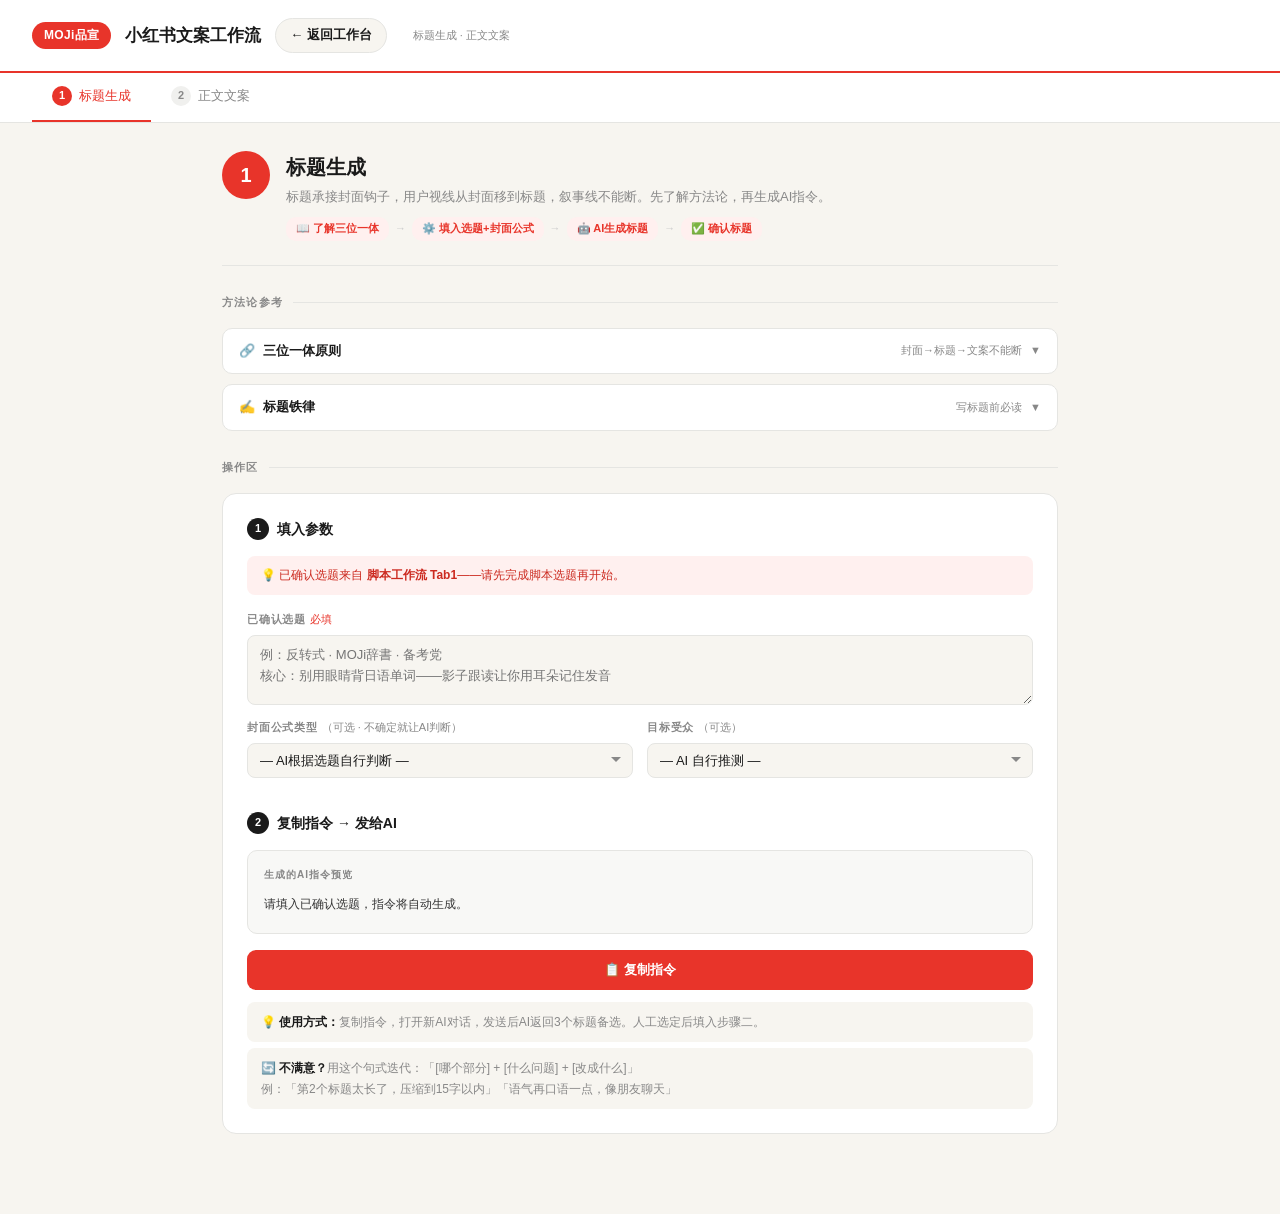
<file: moji_copywriting.html>
<!DOCTYPE html>
<html lang="zh">
<head>
<meta charset="UTF-8">
<meta name="viewport" content="width=device-width, initial-scale=1.0">
<title>MOJi 小红书文案工作流</title>
<link rel="stylesheet" href="shared.css">
<style>
.nav { background: var(--white); border-bottom: 1px solid var(--border); padding: 0 32px; display: flex; }
.nav-tab { font-size: 13px; font-weight: 500; padding: 13px 20px; cursor: pointer; border-bottom: 2px solid transparent; color: var(--gray); transition: all 0.15s; white-space: nowrap; display: flex; align-items: center; gap: 7px; }
.nav-tab .step-badge { width: 20px; height: 20px; border-radius: 50%; background: var(--light-gray); color: var(--gray); font-size: 11px; font-weight: 700; display: flex; align-items: center; justify-content: center; transition: all 0.15s; }
.nav-tab.active { color: var(--red); border-bottom-color: var(--red); }
.nav-tab.active .step-badge { background: var(--red); color: white; }

.main { max-width: 900px; margin: 0 auto; padding: 28px 32px 60px; }
.section { display: none; }
.section.active { display: block; }

.step-header { display: flex; align-items: flex-start; gap: 16px; margin-bottom: 28px; padding-bottom: 24px; border-bottom: 1px solid var(--border); }
.step-num-big { width: 48px; height: 48px; border-radius: 50%; background: var(--red); color: white; font-size: 20px; font-weight: 800; display: flex; align-items: center; justify-content: center; flex-shrink: 0; }
.step-info { flex: 1; }
.step-title { font-size: 20px; font-weight: 700; margin-bottom: 4px; }
.step-desc { font-size: 13px; color: var(--gray); line-height: 1.6; }
.step-flow { display: flex; align-items: center; gap: 6px; margin-top: 10px; flex-wrap: wrap; }
.step-flow-item { font-size: 11px; font-weight: 600; padding: 3px 10px; border-radius: 10px; background: var(--light-gray); color: #555; }
.step-flow-item.active-flow { background: var(--light-red); color: var(--red); }
.step-flow-arrow { font-size: 11px; color: #ccc; }

.divider { display: flex; align-items: center; gap: 10px; margin: 28px 0 16px; }
.divider-label { font-size: 11px; font-weight: 700; letter-spacing: 1.2px; text-transform: uppercase; color: var(--gray); white-space: nowrap; }
.divider-line { flex: 1; height: 1px; background: var(--border); }

/* Theory toggle */
.theory-toggle { display: flex; align-items: center; gap: 8px; cursor: pointer; padding: 12px 16px; background: var(--white); border: 1px solid var(--border); border-radius: 10px; margin-bottom: 10px; transition: all 0.15s; user-select: none; }
.theory-toggle:hover { border-color: #ccc; }
.theory-toggle-icon { font-size: 13px; color: var(--gray); }
.theory-toggle-label { font-size: 13px; font-weight: 600; color: var(--black); flex: 1; }
.theory-toggle-hint { font-size: 11px; color: var(--gray); }
.theory-toggle-arrow { font-size: 11px; color: var(--gray); transition: transform 0.2s; }
.theory-toggle.open .theory-toggle-arrow { transform: rotate(180deg); }
.theory-body { display: none; margin-bottom: 14px; }
.theory-toggle.open + .theory-body { display: block; }

/* Principle cards */
.principle-card { background: var(--white); border: 1px solid var(--border); border-radius: 10px; padding: 16px 18px; margin-bottom: 10px; }
.principle-title { font-size: 14px; font-weight: 700; margin-bottom: 7px; display: flex; align-items: center; gap: 7px; }
.principle-body { font-size: 12px; color: #555; line-height: 1.9; }
.principle-body li { margin-left: 16px; margin-bottom: 3px; }
.principle-body strong { color: var(--black); }

/* T-cards */
.t-card-list { display: flex; flex-direction: column; gap: 8px; }
.t-card { background: var(--white); border: 1px solid var(--border); border-radius: 10px; overflow: hidden; }
.t-card-header { display: flex; align-items: center; gap: 10px; padding: 12px 16px; cursor: pointer; }
.t-card-num { width: 24px; height: 24px; border-radius: 50%; background: var(--red); color: white; font-size: 11px; font-weight: 700; display: flex; align-items: center; justify-content: center; flex-shrink: 0; }
.t-card-name { font-size: 13px; font-weight: 600; flex: 1; }
.t-card-tag { font-size: 10px; font-weight: 600; color: var(--red); background: var(--light-red); padding: 2px 7px; border-radius: 8px; }
.t-card-arrow { font-size: 11px; color: var(--gray); transition: transform 0.2s; }
.t-card.open .t-card-arrow { transform: rotate(180deg); }
.t-card-body { display: none; padding: 0 16px 14px; border-top: 1px solid var(--border); }
.t-card.open .t-card-body { display: block; padding-top: 12px; }
.t-label { font-size: 10px; font-weight: 600; color: var(--gray); letter-spacing: 1px; text-transform: uppercase; margin: 8px 0 5px; }
.t-template { background: var(--bg); border-radius: 7px; padding: 8px 12px; font-size: 12px; font-weight: 500; margin-bottom: 6px; }
.t-eg-list { display: flex; flex-direction: column; gap: 5px; }
.t-eg { font-size: 12px; color: var(--gray); padding: 5px 10px; background: var(--bg); border-radius: 5px; border-left: 3px solid var(--red); }
.t-desc { font-size: 12px; color: #555; line-height: 1.7; margin-bottom: 8px; }
.t-note { margin-top: 8px; padding: 8px 12px; background: var(--light-red); border-radius: 7px; font-size: 12px; color: var(--dark-red); line-height: 1.6; }
.t-note-label { font-size: 10px; font-weight: 700; letter-spacing: 1px; text-transform: uppercase; margin-bottom: 2px; color: var(--red); }

/* Operate zone */
.operate-zone { background: var(--white); border: 1.5px solid var(--border); border-radius: 14px; padding: 24px; margin-bottom: 20px; }
.operate-title { font-size: 14px; font-weight: 700; margin-bottom: 16px; display: flex; align-items: center; gap: 8px; }
.operate-title .op-step { width: 22px; height: 22px; border-radius: 50%; background: var(--black); color: white; font-size: 11px; font-weight: 700; display: flex; align-items: center; justify-content: center; }

.form-row { display: grid; grid-template-columns: 1fr 1fr; gap: 14px; margin-bottom: 14px; }
.form-group { display: flex; flex-direction: column; gap: 6px; margin-bottom: 14px; }
.form-group:last-child { margin-bottom: 0; }
.form-label { font-size: 11px; font-weight: 600; color: var(--gray); letter-spacing: 0.8px; text-transform: uppercase; }

select, textarea, input[type="text"] {
  border: 1px solid var(--border); border-radius: 8px; padding: 9px 12px;
  font-size: 13px; font-family: inherit; color: var(--black);
  background: var(--bg); outline: none; transition: border-color 0.15s;
}
select {
  appearance: none; -webkit-appearance: none;
  background-image: url("data:image/svg+xml,%3Csvg xmlns='http://www.w3.org/2000/svg' width='12' height='12' viewBox='0 0 12 12'%3E%3Cpath fill='%23888' d='M6 8L1 3h10z'/%3E%3C/svg%3E");
  background-repeat: no-repeat; background-position: right 10px center;
  background-color: var(--bg);
}
select:focus, textarea:focus, input[type="text"]:focus { border-color: var(--red); background-color: var(--white); }
textarea { resize: vertical; min-height: 70px; line-height: 1.6; }
input[type="text"] { }

.prompt-preview { background: #F8F8F6; border: 1px solid var(--border); border-radius: 10px; padding: 16px; margin-top: 16px; }
.prompt-preview-label { font-size: 10px; font-weight: 600; color: var(--gray); letter-spacing: 1px; text-transform: uppercase; margin-bottom: 10px; }
.prompt-preview-text { font-size: 12px; color: #333; line-height: 2; font-family: "SF Mono", "Fira Code", monospace; white-space: pre-wrap; word-break: break-all; }
.prompt-preview-text .hl { color: var(--red); font-weight: 600; }
.prompt-preview-text .hl2 { color: var(--blue); font-weight: 600; }
.prompt-preview-text .hl-fill { background: var(--light-red); color: var(--dark-red); border-radius: 3px; padding: 0 3px; font-weight: 600; }

.btn-row { display: flex; gap: 10px; margin-top: 16px; }
.btn-copy { flex: 1; padding: 11px; background: var(--red); color: white; border: none; border-radius: 9px; font-size: 13px; font-weight: 600; cursor: pointer; font-family: inherit; transition: background 0.15s; }
.btn-copy:hover { background: var(--dark-red); }
.btn-copy:active { transform: scale(0.98); }

.usage-tip { margin-top: 12px; padding: 10px 14px; background: var(--bg); border-radius: 8px; font-size: 12px; color: var(--gray); line-height: 1.7; }

/* Compare table */
.compare-table { width: 100%; border-collapse: collapse; font-size: 12px; background: var(--white); border-radius: 10px; overflow: hidden; border: 1px solid var(--border); margin-bottom: 14px; }
.compare-table th { background: var(--black); color: white; padding: 10px 14px; text-align: left; font-weight: 600; font-size: 11px; }
.compare-table td { padding: 10px 14px; border-bottom: 1px solid var(--border); vertical-align: top; line-height: 1.7; }
.compare-table tr:last-child td { border-bottom: none; }
.compare-table tr:nth-child(even) td { background: #FAFAF8; }
.badge { display: inline-block; font-size: 10px; font-weight: 700; padding: 1px 6px; border-radius: 6px; margin-left: 4px; }
.badge-rec { background: var(--light-red); color: var(--red); }

/* Two col spec */
.two-col { display: grid; grid-template-columns: 1fr 1fr; gap: 12px; margin-bottom: 14px; }
.spec-card { background: var(--white); border: 1px solid var(--border); border-radius: 10px; padding: 16px; }
.spec-title { font-size: 13px; font-weight: 600; margin-bottom: 10px; }
.spec-item { font-size: 12px; color: #555; line-height: 1.9; padding-left: 12px; position: relative; }
.spec-item::before { content: "—"; position: absolute; left: 0; color: #ccc; }
.spec-item.bad { color: var(--dark-red); }
.spec-item.bad::before { content: "✕"; color: var(--red); }

/* Toast */
.toast { position: fixed; bottom: 28px; left: 50%; transform: translateX(-50%) translateY(20px); background: var(--black); color: white; font-size: 13px; font-weight: 500; padding: 10px 20px; border-radius: 20px; opacity: 0; transition: all 0.25s; pointer-events: none; z-index: 999; white-space: nowrap; }
.toast.show { opacity: 1; transform: translateX(-50%) translateY(0); }

@media (max-width: 768px) {
  .main { padding: 16px 16px 60px; }
  .form-row { grid-template-columns: 1fr; }
  .two-col { grid-template-columns: 1fr; }
  .header-sub { display: none; }
}

</style>
</head>
<body>

<div class="header">
  <span class="header-logo">MOJi品宣</span>
  <span class="header-title">小红书文案工作流</span>
  <a class="back-btn" href="index.html">← 返回工作台</a><span class="header-sub" style="margin-left:12px">标题生成 · 正文文案</span>
</div>

<div class="nav">
  <div class="nav-tab active" onclick="switchTab('title', this)">
    <span class="step-badge">1</span> 标题生成
  </div>
  <div class="nav-tab" onclick="switchTab('body', this)">
    <span class="step-badge">2</span> 正文文案
  </div>
</div>

<div class="main">

<!-- ═══════════════════════════════ TAB 1 标题生成 ═══════════════════════════════ -->
<div id="tab-title" class="section active">

  <div class="step-header">
    <div class="step-num-big">1</div>
    <div class="step-info">
      <div class="step-title">标题生成</div>
      <div class="step-desc">标题承接封面钩子，用户视线从封面移到标题，叙事线不能断。先了解方法论，再生成AI指令。</div>
      <div class="step-flow">
        <span class="step-flow-item active-flow">📖 了解三位一体</span>
        <span class="step-flow-arrow">→</span>
        <span class="step-flow-item active-flow">⚙️ 填入选题+封面公式</span>
        <span class="step-flow-arrow">→</span>
        <span class="step-flow-item active-flow">🤖 AI生成标题</span>
        <span class="step-flow-arrow">→</span>
        <span class="step-flow-item active-flow">✅ 确认标题</span>
      </div>
    </div>
  </div>

  <!-- 方法论 -->
  <div class="divider"><span class="divider-label">方法论参考</span><div class="divider-line"></div></div>

  <div class="theory-toggle" onclick="toggleTheory(this)">
    <span class="theory-toggle-icon">🔗</span>
    <span class="theory-toggle-label">三位一体原则</span>
    <span class="theory-toggle-hint">封面→标题→文案不能断</span>
    <span class="theory-toggle-arrow">▼</span>
  </div>
  <div class="theory-body">
    <div class="principle-card">
      <div class="principle-title">封面 → 标题 → 正文，同一条叙事线</div>
      <div class="principle-body">
        用户的视线路径：<strong>封面（停下来）→ 标题（想点进去）→ 正文第一句（确认点进去值了）</strong><br><br>
        三者不能各说各话——
        <ul style="margin-top:8px">
          <li>封面定了主线，标题不能换逻辑</li>
          <li>标题承接封面钩子，正文第一句接标题往前推进</li>
          <li>同一个情绪/问题/身份贯穿三者</li>
        </ul>
        <br>
        <strong>正确示例：</strong><br>
        封面：「背单词千万别过脑子」（行为否定型）<br>
        标题：听说用耳朵背单词，我试了30天<br>
        正文第一句：30天前我还在死磕单词表，背完就忘，直到换了这个方法……
      </div>
    </div>
    <div class="principle-card">
      <div class="principle-title">断裂信号——发现这些就要改</div>
      <div class="principle-body">
        <ul>
          <li>封面是痛点式，标题变成了干货列举 → <strong>情绪断了</strong></li>
          <li>封面问了一个问题，标题没有接这个问题 → <strong>逻辑断了</strong></li>
          <li>标题说"N个方法"，正文第一句在讲背景 → <strong>节奏断了</strong></li>
        </ul>
      </div>
    </div>
  </div>

  <div class="theory-toggle" onclick="toggleTheory(this)">
    <span class="theory-toggle-icon">✍️</span>
    <span class="theory-toggle-label">标题铁律</span>
    <span class="theory-toggle-hint">写标题前必读</span>
    <span class="theory-toggle-arrow">▼</span>
  </div>
  <div class="theory-body">
    <div class="two-col">
      <div class="spec-card">
        <div class="spec-title">✅ 要做到</div>
        <div class="spec-item">≤20字（含标点）</div>
        <div class="spec-item">接封面钩子，不换逻辑</div>
        <div class="spec-item">有具体信息量（数字/人群/场景）</div>
        <div class="spec-item">口语化，念出来自然</div>
        <div class="spec-item">制造信息缺口，让人想点进去</div>
      </div>
      <div class="spec-card">
        <div class="spec-title">❌ 避免</div>
        <div class="spec-item bad">堆感叹号：「超级好用！！！」</div>
        <div class="spec-item bad">绝对化表述：「最强」「第一」「必刷」</div>
        <div class="spec-item bad">模糊无信息量：「分享一个学日语的好方法」</div>
        <div class="spec-item bad">与封面逻辑断裂</div>
        <div class="spec-item bad">超过20字</div>
      </div>
    </div>

    <div class="t-card-list">
      <div class="t-card" onclick="toggleTCard(this)">
        <div class="t-card-header">
          <div class="t-card-num">1</div>
          <div class="t-card-name">封面公式 → 对应标题写法</div>
          <div class="t-card-tag">对照表</div>
          <div class="t-card-arrow">▼</div>
        </div>
        <div class="t-card-body">
          <table class="compare-table" style="margin-top:8px">
            <thead><tr><th>封面公式</th><th>标题逻辑</th><th>标题例子</th></tr></thead>
            <tbody>
              <tr>
                <td>行为否定型</td>
                <td>给出「正确做法」的暗示，引发好奇</td>
                <td>换了这个方式，背单词快了一倍</td>
              </tr>
              <tr>
                <td>类比降门槛型</td>
                <td>延续类比的轻松感，落到具体效果</td>
                <td>真的像刷视频一样，3天没断过</td>
              </tr>
              <tr>
                <td>数字冲击型</td>
                <td>延续数字，或给数字一个「为什么」</td>
                <td>10分钟300词，我是怎么做到的</td>
              </tr>
              <tr>
                <td>身份锚定型</td>
                <td>继续锁定这个人群，给他们专属感</td>
                <td>N3备考中的人，这条建议先收藏</td>
              </tr>
              <tr>
                <td>洞见结论型</td>
                <td>延续观点，给一个支撑这个观点的真实经历</td>
                <td>读了三个月日语原著，我悟了一件事</td>
              </tr>
            </tbody>
          </table>
          <div style="font-size:11px;color:#aaa;margin-top:8px;line-height:1.6">封面用了未验证公式（结果冲击型/FOMO信息差型等）时，标题逻辑按「延续封面情绪，往前推进一步」的原则自行判断，暂无固定对照写法。</div>
        </div>
      </div>

    <div class="t-card" onclick="toggleTCard(this)">
      <div class="t-card-header">
        <div class="t-card-num">2</div>
        <div class="t-card-name">反转式标题的语感校准</div>
        <div class="t-card-tag">写法提示</div>
        <div class="t-card-arrow">▼</div>
      </div>
      <div class="t-card-body">
        <div class="t-desc">反转式是封面公式中使用频率最高的一种。关键不是「软不软」，而是<strong>锋利度对准谁</strong>：对准「默认设置/方法/模式」可以很狠，对准「用户本人」才会招致抵触。高数据视频（如「承认了！moji默认背词在浪费你的时间」「是你一直在用最没用的方式背」）都是把刀对准模式，所以质问、承认都成立。</div>
        <div class="t-label">✅ 推荐：锋利度对准模式/方法</div>
        <div class="t-eg" style="margin-bottom:4px">质问句、「承认了…」式承认句都可用，只要矛头指向模式：「锅不在你，在模式」「是你一直在用最没用的方式背」</div>
        <div class="t-eg" style="margin-bottom:6px">先共情（说出用户现状） → 再把问题归到方法/设置，不归到用户能力</div>
        <div class="t-label">❌ 避免：锋利度对准用户本人</div>
        <div class="t-eg" style="margin-bottom:6px">「你以为……其实你太……」— 贬低用户能力/智商，俯视感，产生抵触</div>
        <div class="t-label">示例对比</div>
        <div class="t-eg" style="margin-bottom:4px">❌「你以为多读日语就能进步？其实是你方法太差」（对准用户）</div>
        <div class="t-eg">✅「背了一遍又一遍还是记不住？锅不在你，在默认模式」（对准模式，可以很直接）</div>
        <div class="t-note">
          <div class="t-note-label">参考账号</div>
          参考答案阅览室的反转式语感：洞见分享而非贬低；矛头永远指向「方法/机制」，不指向「用户笨」。
        </div>
      </div>
    </div>

  </div>
  </div>

  <!-- 操作区 -->
  <div class="divider"><span class="divider-label">操作区</span><div class="divider-line"></div></div>

  <div class="operate-zone">
    <div class="operate-title">
      <span class="op-step">1</span> 填入参数
    </div>

    <div style="margin-bottom:16px;padding:10px 14px;background:#FFF0EF;border-radius:8px;font-size:12px;color:#CC2A20;">💡 已确认选题来自 <strong>脚本工作流 Tab1</strong>——请先完成脚本选题再开始。</div>
    <div class="form-group">
      <label class="form-label">已确认选题 <span style="font-weight:400;font-size:11px;color:var(--red);text-transform:none;letter-spacing:0">必填</span></label>
      <textarea id="t1-topic" placeholder="例：反转式 · MOJi辞書 · 备考党&#10;核心：别用眼睛背日语单词——影子跟读让你用耳朵记住发音" oninput="buildPromptTitle()"></textarea>
    </div>

    <div class="form-row" style="margin-bottom:0">
      <div class="form-group">
        <label class="form-label">封面公式类型 <span style="font-weight:400;color:var(--gray);text-transform:none;letter-spacing:0;font-size:11px">（可选 · 不确定就让AI判断）</span></label>
        <select id="t1-formula" onchange="buildPromptTitle()">
          <option value="">— AI根据选题自行判断 —</option>
          <option value="行为否定型">行为否定型</option>
          <option value="类比降门槛型">类比降门槛型</option>
          <option value="数字冲击型">数字冲击型</option>
          <option value="身份锚定型">身份锚定型</option>
          <option value="洞见结论型">洞见结论型</option>
          <optgroup label="── 可探索 ──">
          <option value="结果冲击型">结果冲击型</option>
          <option value="FOMO信息差型">FOMO信息差型</option>
          <option value="群体对比型">群体对比型</option>
          <option value="认知重构型">认知重构型</option>
          <option value="时间锚定型">时间锚定型</option>
          <option value="热点借势型">热点借势型</option>
          </optgroup>
        </select>
      </div>
      <div class="form-group">
        <label class="form-label">目标受众 <span style="font-weight:400;color:var(--gray);text-transform:none;letter-spacing:0;font-size:11px">（可选）</span></label>
        <select id="t1-audience" onchange="buildPromptTitle()">
          <option value="">— AI 自行推测 —</option>
          <option value="日语学习者（通用）">日语学习者（通用）</option>
          <option value="入门/零基础用户">入门/零基础用户</option>
          <option value="备考党（N5–N1）">备考党（N5–N1）</option>
          <option value="兴趣学习者（文化/动漫/影视）">兴趣学习者</option>
          <option value="留学/工作向用户">留学/工作向用户</option>
        </select>
      </div>
    </div>

    <div class="operate-title" style="margin-top:20px">
      <span class="op-step">2</span> 复制指令 → 发给AI
    </div>

    <div class="prompt-preview">
      <div class="prompt-preview-label">生成的AI指令预览</div>
      <div class="prompt-preview-text" id="prompt-title-text">请填入已确认选题，指令将自动生成。</div>
    </div>

    <div class="btn-row">
      <button class="btn-copy" onclick="copyPromptTitle()">📋 复制指令</button>
    </div>

    <div class="usage-tip">
      💡 <strong style="color:var(--black)">使用方式：</strong>复制指令，打开新AI对话，发送后AI返回3个标题备选。人工选定后填入步骤二。
    </div>
    <div class="usage-tip" style="margin-top:6px">
      🔄 <strong style="color:var(--black)">不满意？</strong>用这个句式迭代：「[哪个部分] + [什么问题] + [改成什么]」<br>
      例：「第2个标题太长了，压缩到15字以内」「语气再口语一点，像朋友聊天」
    </div>
  </div>

</div>


<!-- ═══════════════════════════════ TAB 2 正文文案 ═══════════════════════════════ -->
<div id="tab-body" class="section">

  <div class="step-header">
    <div class="step-num-big">2</div>
    <div class="step-info">
      <div class="step-title">正文文案</div>
      <div class="step-desc">正文第一句接标题逻辑往前推进，不重复标题。中间给具体操作/功能细节，结尾轻引导。</div>
      <div class="step-flow">
        <span class="step-flow-item active-flow">📌 填入选题+标题</span>
        <span class="step-flow-arrow">→</span>
        <span class="step-flow-item active-flow">⚙️ 选文案风格</span>
        <span class="step-flow-arrow">→</span>
        <span class="step-flow-item active-flow">🤖 AI生成正文</span>
        <span class="step-flow-arrow">→</span>
        <span class="step-flow-item active-flow">✅ 人工调整</span>
      </div>
    </div>
  </div>

  <!-- 方法论 -->
  <div class="divider"><span class="divider-label">方法论参考</span><div class="divider-line"></div></div>

  <div class="theory-toggle" onclick="toggleTheory(this)">
    <span class="theory-toggle-icon">📝</span>
    <span class="theory-toggle-label">文案结构规范</span>
    <span class="theory-toggle-hint">短种草型≤150字 / 长解释型250-450字</span>
    <span class="theory-toggle-arrow">▼</span>
  </div>
  <div class="theory-body">
    <div class="principle-card">
      <div class="principle-title">先选正文类型</div>
      <div class="principle-body">
        <strong>短种草型（≤150字）：</strong>功能简单、一看就懂、靠氛围种草时用。如「自创背词列表」那条（159字）。<br><br>
        <strong>长解释型（250–450字）：</strong>功能涉及「用户一直用错、要先讲明白为什么错」时用。它承担教程 + 评论区预答的功能，是高数据视频正文的主力形态。如「默认背词」正文（288字）、「词汇量测试」正文（323字）。<br><br>
        判断口诀：要先纠正一个认知 → 长解释型；只是安利一个好用功能 → 短种草型。
      </div>
    </div>
    <div class="principle-card">
      <div class="principle-title">短种草型 · 三段式结构</div>
      <div class="principle-body">
        <strong>第1句：</strong>接标题逻辑往前推进，不重复标题内容。用户已经被标题钩住，第一句给他一个"继续往下看"的理由。<br><br>
        <strong>中间：</strong>1–2个具体操作或功能点，有细节有可操作性。不说"很好用"，说"点这里→出现这个→解决了什么"。<br><br>
        <strong>结尾：</strong>轻引导（进群/关注/评论），不强硬转化。一条正文只做一个引导动作。
      </div>
    </div>
    <div class="principle-card">
      <div class="principle-title">长解释型 · 解释→路径→引导</div>
      <div class="principle-body">
        <strong>先解释为什么错：</strong>承接标题，把「现在这样做为什么在浪费时间/记不住」讲清楚，锋利度对准模式/方法，不对准用户（可用「锅不在你，在模式」式承认句）。<br><br>
        <strong>再给操作路径：</strong>把解决方法写成可照做的步骤（如「首页 → 背词 → 小铅笔 → 自选题型 → 看单词选假名」），让正文能当教程用。<br><br>
        <strong>最后轻引导：</strong>给一个具体动作 + 收藏理由（「收藏这条，今天就去改设置」），不强硬转化。
      </div>
    </div>
  </div>

  <div class="theory-toggle" onclick="toggleTheory(this)">
    <span class="theory-toggle-icon">⚖️</span>
    <span class="theory-toggle-label">文案写作规范</span>
    <span class="theory-toggle-hint">要做到 vs 避免</span>
    <span class="theory-toggle-arrow">▼</span>
  </div>
  <div class="theory-body">
    <div class="two-col">
      <div class="spec-card">
        <div class="spec-title">✅ 要做到</div>
        <div class="spec-item">功能描述有细节：操作路径+结果</div>
        <div class="spec-item">结尾只做一个引导动作</div>
        <div class="spec-item">口语化，读起来像真人写的</div>
      </div>
      <div class="spec-card">
        <div class="spec-title">❌ 避免</div>
        <div class="spec-item bad">罗列功能清单，没有场景和细节</div>
        <div class="spec-item bad">同时要关注+收藏+评论+进群</div>
        <div class="spec-item bad">该用长解释型时硬压进150字，路径讲不清</div>
        <div class="spec-item bad">产品介绍口吻：「MOJi辞書是一款……」</div>
      </div>
    </div>
  </div>

  <div class="theory-toggle" onclick="toggleTheory(this)">
    <span class="theory-toggle-icon">🏷️</span>
    <span class="theory-toggle-label">话题标签规范</span>
    <span class="theory-toggle-hint">标签不是越多越好</span>
    <span class="theory-toggle-arrow">▼</span>
  </div>
  <div class="theory-body">
    <div class="principle-card">
      <div class="principle-body">
        <strong>数量：</strong>3–5个，不超过6个<br>
        <strong>结构：</strong>1个大流量词（#学日语）+ 1–2个精准词（#MOJi辞書 / #日语备考）+ 1个场景词（#日语学习方法）<br>
        <strong>避免：</strong>全部堆大流量词（竞争大曝光低）、全部用产品名（受众太窄）
      </div>
    </div>
  </div>

  <!-- 操作区 -->
  <div class="divider"><span class="divider-label">操作区</span><div class="divider-line"></div></div>

  <div class="operate-zone">
    <div class="operate-title">
      <span class="op-step">1</span> 填入参数
    </div>

    <div style="margin-bottom:16px;padding:10px 14px;background:#FFF0EF;border-radius:8px;font-size:12px;color:#CC2A20;">💡 已确认选题来自 <strong>脚本工作流 Tab1</strong>——请先完成脚本选题再开始。</div>
    <div class="form-group">
      <label class="form-label">已确认选题 <span style="font-weight:400;font-size:11px;color:var(--red);text-transform:none;letter-spacing:0">必填</span></label>
      <textarea id="t2-topic" placeholder="例：反转式 · MOJi辞書 · 备考党&#10;核心：别用眼睛背日语单词——影子跟读让你用耳朵记住发音" oninput="buildPromptBody()"></textarea>
    </div>

    <div class="form-group">
      <label class="form-label">已确认标题 <span style="font-weight:400;font-size:11px;color:var(--red);text-transform:none;letter-spacing:0">必填</span></label>
      <input type="text" id="t2-title" placeholder="例：换了这个方式，背单词快了一倍" oninput="buildPromptBody()">
    </div>

    <div class="form-row" style="margin-bottom:0">
      <div class="form-group">
        <label class="form-label">正文类型 <span style="font-weight:400;color:var(--gray);text-transform:none;letter-spacing:0;font-size:11px">（要先纠正认知→长解释 / 只安利好用功能→短种草）</span></label>
        <select id="t2-type" onchange="buildPromptBody()">
          <option value="短种草型">短种草型（≤150字 · 简单功能）</option>
          <option value="长解释型">长解释型（250-450字 · 要先纠正认知）</option>
        </select>
      </div>
      <div class="form-group">
        <label class="form-label">文案风格</label>
        <select id="t2-style" onchange="buildPromptBody()">
          <option value="真实用户分享（第一人称，亲身体验感）">真实用户分享（第一人称）</option>
          <option value="干货种草（第二人称，直接给建议）">干货种草（第二人称）</option>
          <option value="场景代入（描述具体使用场景）">场景代入（描述使用场景）</option>
        </select>
      </div>
    </div>

    <div class="form-row" style="margin-bottom:0">
      <div class="form-group">
        <label class="form-label">结尾引导方式</label>
        <select id="t2-cta" onchange="buildPromptBody()">
          <option value="评论互动（提问引评论）">评论互动（提问引评论）</option>
          <option value="收藏引导（暗示信息量大值得收藏）">收藏引导（暗示信息量大）</option>
          <option value="关注引导（预告下期内容）">关注引导（预告下期）</option>
        </select>
      </div>
    </div>

    <div class="operate-title" style="margin-top:20px">
      <span class="op-step">2</span> 复制指令 → 发给AI
    </div>

    <div class="prompt-preview">
      <div class="prompt-preview-label">生成的AI指令预览</div>
      <div class="prompt-preview-text" id="prompt-body-text">请填入已确认选题和标题，指令将自动生成。</div>
    </div>

    <div class="btn-row">
      <button class="btn-copy" onclick="copyPromptBody()">📋 复制指令</button>
    </div>

    <div class="usage-tip">
      💡 <strong style="color:var(--black)">使用方式：</strong>复制指令发给AI，AI返回正文文案+话题标签。收到后检查叙事线是否连贯（封面钩子→标题→正文第一句），有断裂自行修正第一句。
    </div>
    <div class="usage-tip" style="margin-top:6px">
      🔄 <strong style="color:var(--black)">不满意？</strong>用这个句式迭代：「[哪个部分] + [什么问题] + [改成什么]」<br>
      例：「正文第一句和标题断裂了，改成接住标题的钩子」「结尾引导太硬了，改成软引导」
    </div>
  </div>

</div>

</div><!-- /main -->

<div class="toast" id="toast"></div>

<script>
function switchTab(id, el) {
  document.querySelectorAll('.section').forEach(s => s.classList.remove('active'));
  document.querySelectorAll('.nav-tab').forEach(t => t.classList.remove('active'));
  document.getElementById('tab-' + id).classList.add('active');
  el.classList.add('active');
}

function toggleTheory(el) { el.classList.toggle('open'); }

function toggleTCard(card) {
  const isOpen = card.classList.contains('open');
  card.closest('.t-card-list').querySelectorAll('.t-card').forEach(c => c.classList.remove('open'));
  if (!isOpen) card.classList.add('open');
}

function escapeHtml(str) {
  return str.replace(/&/g,'&amp;').replace(/</g,'&lt;').replace(/>/g,'&gt;').replace(/\n/g,'<br>');
}

function showToast(msg) {
  const t = document.getElementById('toast');
  t.textContent = msg;
  t.classList.add('show');
  setTimeout(() => t.classList.remove('show'), 2000);
}

// ── Prompt 1: 标题 ──
function buildPromptTitle() {
  const topic = document.getElementById('t1-topic').value.trim();
  const formula = document.getElementById('t1-formula').value;
  const audience = document.getElementById('t1-audience').value;

  if (!topic) {
    document.getElementById('prompt-title-text').innerHTML = '请填入已确认选题，指令将自动生成。';
    return;
  }

  const audienceStr = audience ? `\n目标受众：${audience}` : '';

  const prompt = `你是MOJi品宣小红书标题专家。

本期参数：
选题：${topic}
${formula ? "封面公式类型：" + formula : "封面公式类型：AI根据选题自行判断"}${audienceStr}

请基于以下标题铁律，生成3个标题备选：

标题要求：
· ≤20字（含标点）
· ${formula ? '必须承接封面「' + formula + '」的钩子逻辑，不能换方向' : '必须承接封面视觉钩子的逻辑，不能换方向'}
· 有具体信息量（数字/人群/场景），不模糊
· 口语化，念出来自然
· 制造信息缺口，让人想点进去
· 不堆感叹号，不用「最强」「必看」等绝对化表述

输出格式：
标题1：[内容]
→ 逻辑说明：[接了封面哪个钩子，用了什么信息缺口]

标题2：[内容]
→ 逻辑说明：[同上]

标题3：[内容]
→ 逻辑说明：[同上]

最后给出你推荐的1个，并说明推荐原因。`;

  document.getElementById('prompt-title-text').innerHTML = escapeHtml(prompt);
}

// ── Prompt 2: 正文 ──
function buildPromptBody() {
  const topic = document.getElementById('t2-topic').value.trim();
  const title = document.getElementById('t2-title').value.trim();
  const type = document.getElementById('t2-type').value;
  const style = document.getElementById('t2-style').value;
  const cta = document.getElementById('t2-cta').value;

  if (!topic || !title) {
    document.getElementById('prompt-body-text').innerHTML = '请填入已确认选题和标题，指令将自动生成。';
    return;
  }

  const structBlock = type === '长解释型'
    ? `结构（长解释型）：
· 先解释为什么错：承接标题，把「现在这样做为什么在浪费时间/记不住」讲清楚，锋利度对准模式/方法、不对准用户本人（可用「锅不在你，在模式」式承认句）
· 再给操作路径：把解决方法写成可照做的步骤（精确到点哪一步），让正文能当教程用
· 最后轻引导：${cta}，给一个具体动作 + 收藏理由，不强硬`
    : `结构（短种草型）：
· 第1句：接标题逻辑往前推进，不重复标题内容
· 中间：1–2个具体操作或功能点，有细节有可操作性（操作路径+解决了什么问题）
· 结尾：${cta}，轻引导，不强硬`;

  const lengthLine = type === '长解释型'
    ? '· 总字数250–450字（要把「为什么错」和「怎么做」讲透，别硬压短）'
    : '· 总字数≤150字';

  const prompt = `你是MOJi品宣小红书文案专家。

本期参数：
选题：${topic}
已确认标题：${title}
正文类型：${type}
文案风格：${style}
结尾引导：${cta}

请生成小红书正文文案，要求如下：

${structBlock}

格式规范：
${lengthLine}
· 风格：${style}
· 不用产品介绍口吻（「MOJi辞書是一款……」）
· 读起来像真人写的，不像广告

话题标签：另起一行，给出3–5个标签
结构：1个大流量词 + 1–2个精准词 + 1个场景词

输出完成后自检：
封面钩子 → 标题「${title}」→ 正文第一句，三者叙事线是否连贯？如有断裂请修正后输出。`;

  document.getElementById('prompt-body-text').innerHTML = escapeHtml(prompt)
    .replace(/(「.*?」)/g, '<span class="hl-fill">$1</span>');
}

function copyPromptTitle() {
  const topic = document.getElementById('t1-topic').value.trim();
  const formula = document.getElementById('t1-formula').value;
  if (!topic) { showToast('请先填入已确认选题'); return; }
  // formula is optional now
  const text = document.getElementById('prompt-title-text').innerText;
  navigator.clipboard.writeText(text).then(() => showToast('指令已复制 ✓'));
}

function copyPromptBody() {
  const topic = document.getElementById('t2-topic').value.trim();
  const title = document.getElementById('t2-title').value.trim();
  if (!topic) { showToast('请先填入已确认选题'); return; }
  if (!title) { showToast('请先填入已确认标题'); return; }
  const text = document.getElementById('prompt-body-text').innerText;
  navigator.clipboard.writeText(text).then(() => showToast('指令已复制 ✓'));
}

buildPromptTitle();
buildPromptBody();

// ── localStorage 自动填入选题 ──
window.addEventListener('DOMContentLoaded', function() {
  const saved = localStorage.getItem('moji_confirmed_topic');
  if (!saved) return;
  const t1 = document.getElementById('t1-topic');
  const t2 = document.getElementById('t2-topic');
  if (t1 && !t1.value) { t1.value = saved; buildPromptTitle(); }
  if (t2 && !t2.value) { t2.value = saved; buildPromptBody(); }
});
</script>
</body>
</html>
</file>
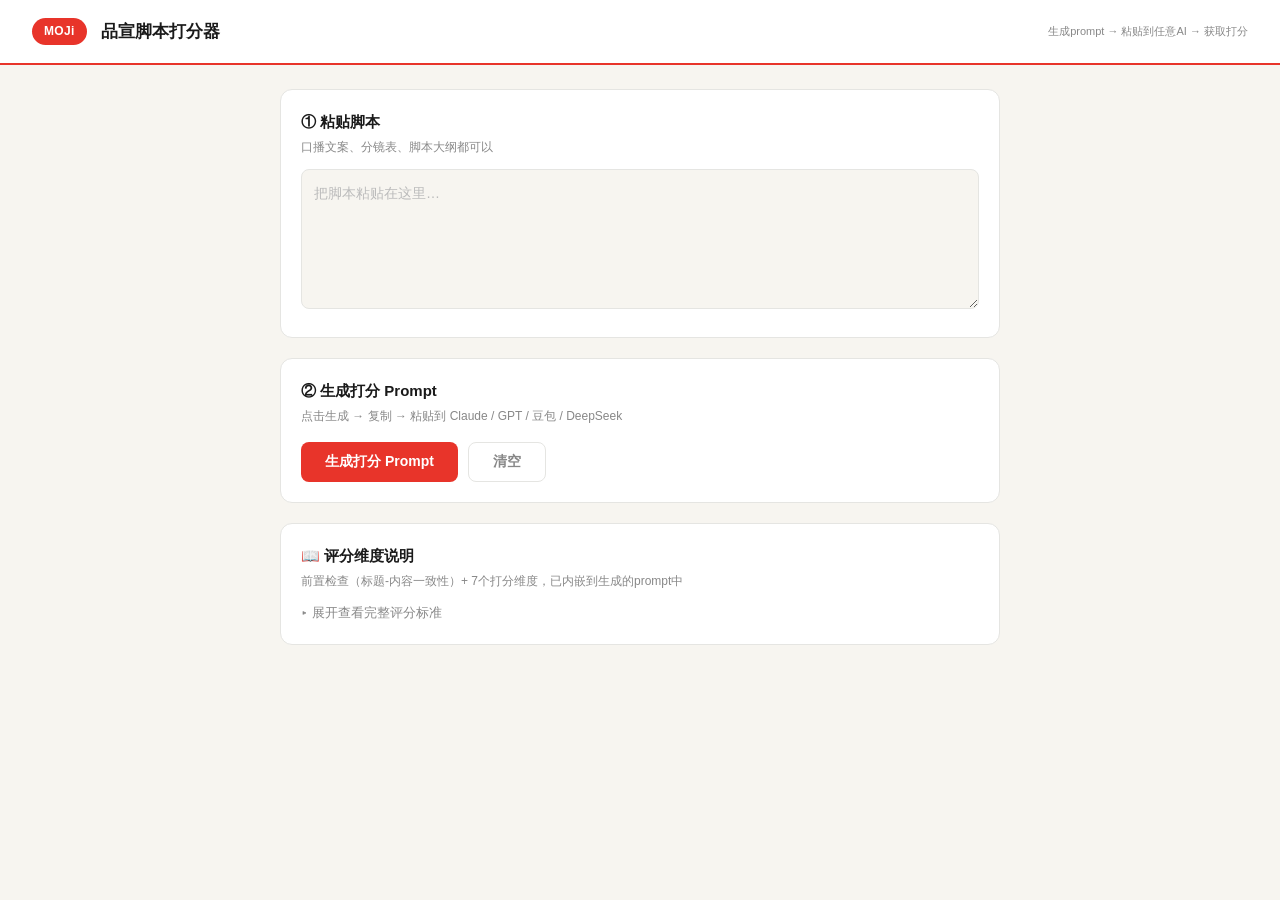
<file: moji_score.html>
<!DOCTYPE html>
<html lang="zh-CN">
<head>
<meta charset="UTF-8">
<meta name="viewport" content="width=device-width, initial-scale=1.0">
<title>MOJi 品宣脚本打分器</title>
<style>
:root{--red:#E8342A;--dark-red:#CC2A20;--light-red:#FFF0EF;--black:#1A1A1A;--gray:#888;--light-gray:#F0F0EE;--bg:#F7F5F0;--white:#FFF;--border:#E5E5E2;--green:#34A853;--orange:#F5A623}
*{box-sizing:border-box;margin:0;padding:0}
body{font-family:-apple-system,"PingFang SC","Helvetica Neue",sans-serif;background:var(--bg);color:var(--black);line-height:1.6;padding-bottom:80px}
.header{background:var(--white);border-bottom:2px solid var(--red);padding:18px 32px;display:flex;align-items:center;gap:14px;position:sticky;top:0;z-index:100}
.header-logo{background:var(--red);color:#fff;font-size:12px;font-weight:700;padding:4px 12px;border-radius:20px;letter-spacing:.3px;flex-shrink:0}
.header-title{font-size:17px;font-weight:700}
.header-sub{font-size:11px;color:var(--gray);margin-left:auto;white-space:nowrap}
.main{max-width:760px;margin:0 auto;padding:24px 20px}
.section{background:var(--white);border-radius:12px;padding:20px;margin-bottom:20px;border:1px solid var(--border)}
.section h2{font-size:15px;font-weight:700;margin-bottom:4px}
.section .sub{font-size:12px;color:var(--gray);margin-bottom:12px}
textarea{width:100%;border:1.5px solid var(--border);border-radius:8px;padding:12px;font-size:14px;font-family:inherit;line-height:1.7;resize:vertical;background:var(--bg);transition:border-color .15s}
textarea:focus{outline:none;border-color:var(--red)}
textarea::placeholder{color:#BBB}
.script-input{min-height:140px}
.prompt-output{min-height:200px;font-size:12px;line-height:1.6;color:#555}
.btn-row{display:flex;gap:10px;flex-wrap:wrap;margin-top:16px}
.btn{padding:10px 24px;border:none;border-radius:8px;font-size:14px;font-weight:600;cursor:pointer;transition:all .15s}
.btn-primary{background:var(--red);color:#fff}
.btn-primary:hover{background:var(--dark-red)}
.btn-primary.copied{background:var(--green)}
.btn-secondary{background:none;color:var(--gray);border:1.5px solid var(--border)}
.btn-secondary:hover{border-color:var(--red);color:var(--red)}
.rubric-preview{background:var(--bg);border-radius:8px;padding:16px;margin-top:16px;font-size:12px;line-height:1.8;color:#555;display:none}
.rubric-preview.open{display:block}
.toggle{font-size:13px;color:var(--gray);cursor:pointer;margin-top:12px;user-select:none}
.toggle:hover{color:var(--red)}
.dim-row{display:flex;gap:6px;align-items:flex-start;margin-bottom:2px}
.dim-label{font-weight:700;color:var(--black);min-width:32px;flex-shrink:0}
.dim-w{color:var(--red);font-weight:600;min-width:30px}
.guide-block{margin:10px 0 16px 0;padding-left:12px;border-left:2px solid var(--border)}
.guide-block .gh{font-weight:700;color:var(--black);margin-bottom:4px;font-size:12px}
.guide-line{display:flex;gap:6px;font-size:11px;line-height:1.6}
.guide-s{font-weight:700;min-width:14px;color:var(--black)}
.note{background:var(--light-red);border-radius:8px;padding:12px;font-size:12px;color:var(--dark-red);margin-top:12px;line-height:1.6}
@media(max-width:720px){.header{padding:16px 20px}.header-sub{display:none}.main{padding:16px 14px}}
</style>
</head>
<body>
<div class="header">
  <span class="header-logo">MOJi</span>
  <span class="header-title">品宣脚本打分器</span>
  <span class="header-sub">生成prompt → 粘贴到任意AI → 获取打分</span>
</div>
<div class="main">

  <div class="section">
    <h2>① 粘贴脚本</h2>
    <div class="sub">口播文案、分镜表、脚本大纲都可以</div>
    <textarea class="script-input" id="scriptInput" placeholder="把脚本粘贴在这里…"></textarea>
  </div>

  <div class="section">
    <h2>② 生成打分 Prompt</h2>
    <div class="sub">点击生成 → 复制 → 粘贴到 Claude / GPT / 豆包 / DeepSeek</div>
    <div class="btn-row">
      <button class="btn btn-primary" id="genBtn" onclick="generate()">生成打分 Prompt</button>
      <button class="btn btn-primary" id="copyBtn" onclick="copyPrompt()" style="display:none">复制 Prompt</button>
      <button class="btn btn-secondary" onclick="resetAll()">清空</button>
    </div>
    <textarea class="prompt-output" id="promptOutput" style="display:none" readonly></textarea>
    <div class="note" id="tipNote" style="display:none">💡 复制后粘贴到任意AI对话框，AI会返回7个维度的打分、综合分和优化建议。</div>
  </div>

  <div class="section">
    <h2>📖 评分维度说明</h2>
    <div class="sub">前置检查（标题-内容一致性）+ 7个打分维度，已内嵌到生成的prompt中</div>
    <div class="toggle" onclick="toggleRubric()">▸ 展开查看完整评分标准</div>
    <div class="rubric-preview" id="rubricPreview">

      <div class="guide-block" style="border-left-color:var(--red)">
        <div class="gh">🔍 前置检查：标题-内容一致性</div>
        <div class="guide-line"><span class="guide-s">✅</span><span>一致：标题承诺 = 内容交付，继续打分</span></div>
        <div class="guide-line"><span class="guide-s">⚠️</span><span>部分脱节：指出哪些段落与标题不匹配，给修改方向，继续打分</span></div>
        <div class="guide-line"><span class="guide-s">❌</span><span>严重脱节：停止打分，直接给重新对齐建议</span></div>
      </div>

      <div class="guide-block">
        <div class="gh">HP 钩子强度 ×1.5</div>
        <div class="guide-line"><span class="guide-s">0</span><span>通用开场（"大家好…"/"今天教大家…"）</span></div>
        <div class="guide-line"><span class="guide-s">1</span><span>有主题但没张力，不看也不损失什么</span></div>
        <div class="guide-line"><span class="guide-s">2</span><span>点出了痛点但不够具体</span></div>
        <div class="guide-line"><span class="guide-s">3</span><span>具体的承诺或反直觉断言，有吸引力</span></div>
        <div class="guide-line"><span class="guide-s">4</span><span>让用户忍不住想验证的具体画面或问题</span></div>
        <div class="guide-line"><span class="guide-s">5</span><span>用户无法停止处理——质疑自己、好奇答案、或被反差锁住</span></div>
      </div>

      <div class="guide-block">
        <div class="gh">ER 痛点命中 ×1.5</div>
        <div class="guide-line"><span class="guide-s">0</span><span>纯功能介绍，没触及用户感受</span></div>
        <div class="guide-line"><span class="guide-s">1</span><span>提到广泛需求（"想学好日语"）</span></div>
        <div class="guide-line"><span class="guide-s">2</span><span>痛点模糊，勉强对号入座</span></div>
        <div class="guide-line"><span class="guide-s">3</span><span>中等共鸣——"嗯，我也有过这种感觉"</span></div>
        <div class="guide-line"><span class="guide-s">4</span><span>准确命中——用户忍不住想点头或截图</span></div>
        <div class="guide-line"><span class="guide-s">5</span><span>锐利且具体——戳到用户不太愿意承认的事</span></div>
      </div>

      <div class="guide-block">
        <div class="gh">FV 功能价值感 ×1.5</div>
        <div class="guide-line"><span class="guide-s">0</span><span>看完不知道在讲什么</span></div>
        <div class="guide-line"><span class="guide-s">1</span><span>信息正确但已知，不会收藏</span></div>
        <div class="guide-line"><span class="guide-s">2</span><span>有小技巧但撑不起独立成视频</span></div>
        <div class="guide-line"><span class="guide-s">3</span><span>有实际操作价值，用户会想「待会试试」</span></div>
        <div class="guide-line"><span class="guide-s">4</span><span>方法有认知增量——改变了用户对这件事的理解</span></div>
        <div class="guide-line"><span class="guide-s">5</span><span>用户会主动分享给朋友——"你知道这个吗？"</span></div>
      </div>

      <div class="guide-block">
        <div class="gh">SR 热点共振 ×1.0</div>
        <div class="guide-line"><span class="guide-s">0</span><span>完全不绑定任何时间节点或热门话题</span></div>
        <div class="guide-line"><span class="guide-s">1</span><span>话题有轻微时效性但不紧迫</span></div>
        <div class="guide-line"><span class="guide-s">2</span><span>有相关热点但没直接利用</span></div>
        <div class="guide-line"><span class="guide-s">3</span><span>搭上了正在讨论的话题，有自然流量</span></div>
        <div class="guide-line"><span class="guide-s">4</span><span>精准绑定高搜索量节点（考前倒计时、新功能上线）</span></div>
        <div class="guide-line"><span class="guide-s">5</span><span>撞上全平台热点且角度独特</span></div>
      </div>

      <div class="guide-block">
        <div class="gh">AB 受众匹配度 ×1.0</div>
        <div class="guide-line"><span class="guide-s">0</span><span>完全看不出这是给谁的</span></div>
        <div class="guide-line"><span class="guide-s">1</span><span>泛日语学习者，无细分场景</span></div>
        <div class="guide-line"><span class="guide-s">2</span><span>能看出目标人群但标题没身份标签</span></div>
        <div class="guide-line"><span class="guide-s">3</span><span>有清晰身份标签（备考党/零基础/留学党）</span></div>
        <div class="guide-line"><span class="guide-s">4</span><span>身份标签+场景锁定——"这就是我的处境"</span></div>
        <div class="guide-line"><span class="guide-s">5</span><span>精准到用户截图发群说"这不就是我"</span></div>
      </div>

      <div class="guide-block">
        <div class="gh">QL 可截图/可传播 ×1.0</div>
        <div class="guide-line"><span class="guide-s">0</span><span>全程无亮点帧，不会想截图</span></div>
        <div class="guide-line"><span class="guide-s">1</span><span>有用但没有单独可传播的片段</span></div>
        <div class="guide-line"><span class="guide-s">2</span><span>有还行的画面/句子但不够独立存活</span></div>
        <div class="guide-line"><span class="guide-s">3</span><span>有一帧/一句话用户会截图存手机</span></div>
        <div class="guide-line"><span class="guide-s">4</span><span>多个可截图瞬间分布在视频不同位置</span></div>
        <div class="guide-line"><span class="guide-s">5</span><span>截图本身就能在朋友圈/群里引发讨论</span></div>
      </div>

      <div class="guide-block">
        <div class="gh">SAT 反差/意外感 ×1.0</div>
        <div class="guide-line"><span class="guide-s">0</span><span>全程平铺直叙，没有任何意外</span></div>
        <div class="guide-line"><span class="guide-s">1</span><span>信息稍有新意但在预期内</span></div>
        <div class="guide-line"><span class="guide-s">2</span><span>有小转折但力度不够</span></div>
        <div class="guide-line"><span class="guide-s">3</span><span>有一个让用户「哦？」的瞬间</span></div>
        <div class="guide-line"><span class="guide-s">4</span><span>有明确认知反转——以为A，看完发现是B</span></div>
        <div class="guide-line"><span class="guide-s">5</span><span>多层反转或结论完全颠覆用户预期</span></div>
      </div>

    </div>
  </div>

</div>

<script>
const RUBRIC_PROMPT = `你是一个品宣视频脚本评分专家。

## 前置检查：标题-内容一致性

在打分之前，先做一个结构性判断：

1. 找出脚本的标题/选题（通常是第一行或明确标注的标题）
2. 逐条检查脚本中的每个方法/段落是否在兑现标题的承诺
3. 如果标题有身份标签（如"中国人""备考党""零基础"），检查每个方法是否都跟该身份相关，还是部分方法换个身份也成立

判定：
- ✅ 一致：标题承诺 = 内容交付，继续打分
- ⚠️ 部分脱节：指出哪些段落与标题承诺不匹配，给出具体修改方向（改标题 or 改内容），然后继续打分
- ❌ 严重脱节：标题和内容基本无关，停止打分，直接给出重新对齐的建议

## 评分维度（7个维度，前置检查通过后执行）

### HP 钩子强度（权重 ×1.5）
前3秒能不能让用户停下来？
- 0：通用开场（"大家好…"/"今天教大家…"）
- 1：有主题但没有张力，不看也不损失什么
- 2：点出了痛点但不够具体，用户可能留下也可能不
- 3：具体的承诺或反直觉的断言，有吸引力
- 4：一个让用户忍不住想验证的具体画面或问题
- 5：用户无法停止处理——质疑自己、好奇答案、或被反差锁住

### ER 痛点命中（权重 ×1.5）
用户有没有「这说的就是我」的瞬间？
- 0：纯功能介绍，没有触及用户的任何感受
- 1：提到了一个广泛的需求（"想学好日语"）
- 2：点到了一个痛点但表述模糊，用户勉强能对号入座
- 3：中等共鸣——"嗯，我也有过这种感觉"
- 4：准确命中——用户忍不住想点头或截图
- 5：锐利且具体——戳到了用户不太愿意承认的事

### FV 功能价值感（权重 ×1.5）
用户看完觉得「学到了/赚到了」还是「就这？」
- 0：看完不知道在讲什么，没有任何可带走的东西
- 1：信息正确但已知，用户不会为此收藏
- 2：有一个小技巧，但力度不够独立成视频
- 3：有实际操作价值，用户会想「待会试试」
- 4：方法/技巧有认知增量——改变了用户对这件事的理解
- 5：用户会主动分享给朋友——"你知道这个吗？"

### SR 热点共振（权重 ×1.0）
有没有搭上一个当下用户正在讨论的话题节点？
- 0：完全不绑定任何时间节点或热门话题
- 1：话题有轻微时效性但不紧迫
- 2：有相关热点但没有直接利用
- 3：搭上了一个正在讨论的话题，有自然流量
- 4：精准绑定一个高搜索量节点（考前倒计时、新功能上线）
- 5：撞上全平台热点且角度独特（该话题下独一份的内容）

### AB 受众匹配度（权重 ×1.0）
目标人群看到会不会觉得「这是给我的」？
- 0：完全看不出这是给谁的
- 1：泛日语学习者，但没有细分场景
- 2：能看出目标人群，但标题/封面没有身份标签
- 3：有清晰的身份标签（备考党/零基础/留学党）
- 4：身份标签+场景锁定——用户觉得「这就是我的处境」
- 5：精准到用户截图发群说「这不就是我」

### QL 可截图/可传播（权重 ×1.0）
有没有一帧画面或一句话值得截图、收藏、或转发？
- 0：全程无亮点帧，看完不会想截图
- 1：内容有用但没有单独可传播的片段
- 2：有一个还行的画面/句子，但不够独立存活
- 3：有一帧/一句话用户会截图存手机
- 4：多个可截图瞬间分布在视频不同位置
- 5：截图本身就能在朋友圈/群里引发讨论

### SAT 反差/意外感（权重 ×1.0）
视频里有没有一个让用户「没想到」的认知反转？
- 0：全程平铺直叙，没有任何意外
- 1：信息稍有新意但在预期内
- 2：有一个小转折但力度不够
- 3：有一个让用户「哦？」的瞬间
- 4：有明确的认知反转——之前以为A，看完发现是B
- 5：多层反转或结论完全颠覆用户预期

## 综合分公式
composite = (HP×1.5 + ER×1.5 + FV×1.5 + SR + AB + QL + SAT) / 8.5 × 2.0
满分10分。

## 判定阈值
- ≥8.0：✅ 可以拍
- 6.0-7.9：⚠️ 需要优化——指出哪个维度拖后腿
- <6.0：❌ 建议重写——指出核心方向问题

## 输出格式（严格按此格式）

📊 品宣脚本打分报告
━━━━━━━━━━━━━━━━━━

🔍 前置检查：标题-内容一致性
判定：✅/⚠️/❌
分析：（如果⚠️或❌，逐条说明哪些内容与标题承诺不匹配，并给出"改标题"或"改内容"两个方向的具体建议）

| 维度 | 分数 | 加权 | 理由 |
|---|---|---|---|
| HP 钩子强度 | X/5 | X.X | 一句话理由 |
| ER 痛点命中 | X/5 | X.X | 一句话理由 |
| FV 功能价值感 | X/5 | X.X | 一句话理由 |
| SR 热点共振 | X/5 | X.X | 一句话理由 |
| AB 受众匹配度 | X/5 | X.X | 一句话理由 |
| QL 可截图/可传播 | X/5 | X.X | 一句话理由 |
| SAT 反差/意外感 | X/5 | X.X | 一句话理由 |

综合分：X.XX / 10
判定：✅/⚠️/❌ + 判定结果

🔧 优化建议：
针对得分最低的2个维度，各给出1条具体的、可执行的修改建议（不要泛泛而谈，要指出脚本里的具体句子或段落怎么改）。`;

function generate() {
  const script = document.getElementById('scriptInput').value.trim();
  if (!script) { alert('请先粘贴脚本'); return; }
  const fullPrompt = RUBRIC_PROMPT + '\n\n## 待评分脚本\n\n' + script;
  const output = document.getElementById('promptOutput');
  output.value = fullPrompt;
  output.style.display = 'block';
  document.getElementById('copyBtn').style.display = '';
  document.getElementById('tipNote').style.display = '';
}

function copyPrompt() {
  const output = document.getElementById('promptOutput');
  const btn = document.getElementById('copyBtn');
  try {
    output.select();
    output.setSelectionRange(0, 99999);
    if (navigator.clipboard && navigator.clipboard.writeText) {
      navigator.clipboard.writeText(output.value).then(() => {
        btn.textContent = '已复制 ✓';
        btn.classList.add('copied');
        setTimeout(() => { btn.textContent = '复制 Prompt'; btn.classList.remove('copied'); }, 2000);
      }).catch(() => {
        document.execCommand('copy');
        btn.textContent = '已复制 ✓';
        btn.classList.add('copied');
        setTimeout(() => { btn.textContent = '复制 Prompt'; btn.classList.remove('copied'); }, 2000);
      });
    } else {
      document.execCommand('copy');
      btn.textContent = '已复制 ✓';
      btn.classList.add('copied');
      setTimeout(() => { btn.textContent = '复制 Prompt'; btn.classList.remove('copied'); }, 2000);
    }
  } catch(e) {
    output.select();
    alert('请手动 Ctrl+C / Cmd+C 复制');
  }
}

function resetAll() {
  document.getElementById('scriptInput').value = '';
  document.getElementById('promptOutput').value = '';
  document.getElementById('promptOutput').style.display = 'none';
  document.getElementById('copyBtn').style.display = 'none';
  document.getElementById('tipNote').style.display = 'none';
}

function toggleRubric() {
  const el = document.getElementById('rubricPreview');
  const toggle = el.previousElementSibling;
  el.classList.toggle('open');
  toggle.textContent = el.classList.contains('open') ? '▾ 收起评分标准' : '▸ 展开查看完整评分标准';
}
</script>
</body>
</html>
</file>
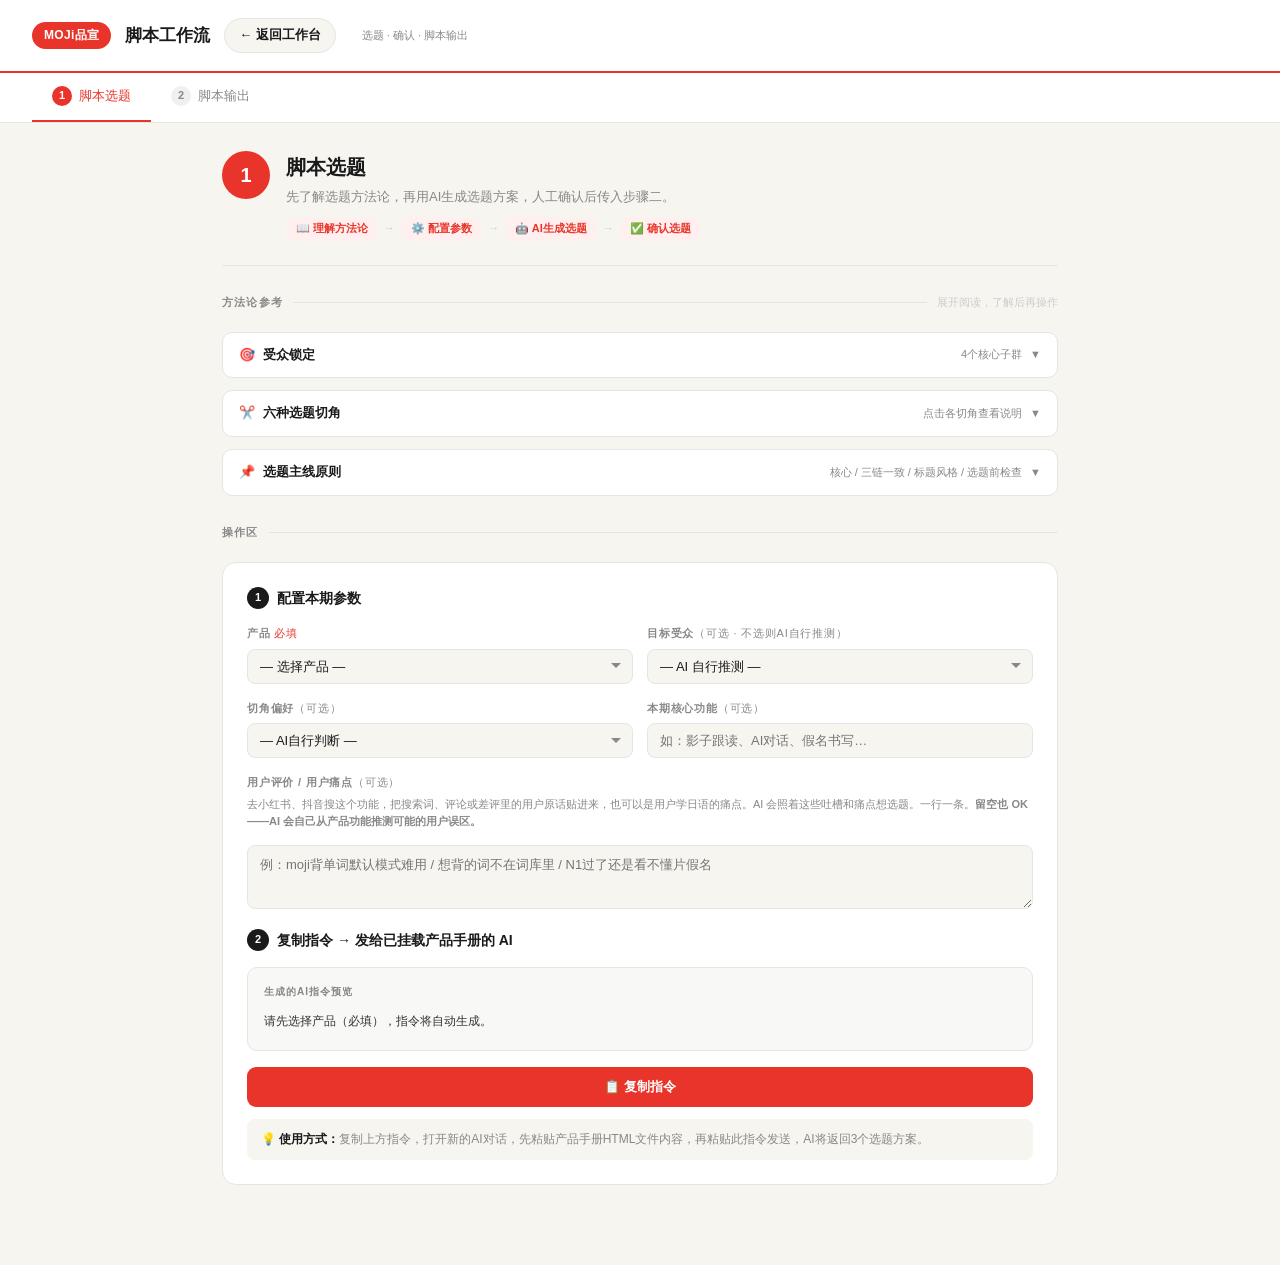
<file: moji_script.html>
<!DOCTYPE html>
<html lang="zh">
<head>
<meta charset="UTF-8">
<meta name="viewport" content="width=device-width, initial-scale=1.0">
<title>MOJi 品宣脚本工作流</title>
<link rel="stylesheet" href="shared.css">
<style>
/* ── Nav ── */
.nav { background: var(--white); border-bottom: 1px solid var(--border); padding: 0 32px; display: flex; }
.nav-tab { font-size: 13px; font-weight: 500; padding: 13px 20px; cursor: pointer; border-bottom: 2px solid transparent; color: var(--gray); transition: all 0.15s; white-space: nowrap; display: flex; align-items: center; gap: 7px; }
.nav-tab .step-badge { width: 20px; height: 20px; border-radius: 50%; background: var(--light-gray); color: var(--gray); font-size: 11px; font-weight: 700; display: flex; align-items: center; justify-content: center; transition: all 0.15s; }
.nav-tab.active { color: var(--red); border-bottom-color: var(--red); }
.nav-tab.active .step-badge { background: var(--red); color: white; }

/* ── Main ── */
.main { max-width: 900px; margin: 0 auto; padding: 28px 32px 60px; }
.section { display: none; }
.section.active { display: block; }

/* ── Step header ── */
.step-header { display: flex; align-items: flex-start; gap: 16px; margin-bottom: 28px; padding-bottom: 24px; border-bottom: 1px solid var(--border); }
.step-num-big { width: 48px; height: 48px; border-radius: 50%; background: var(--red); color: white; font-size: 20px; font-weight: 800; display: flex; align-items: center; justify-content: center; flex-shrink: 0; }
.step-info { flex: 1; }
.step-title { font-size: 20px; font-weight: 700; margin-bottom: 4px; }
.step-desc { font-size: 13px; color: var(--gray); line-height: 1.6; }
.step-flow { display: flex; align-items: center; gap: 6px; margin-top: 10px; flex-wrap: wrap; }
.step-flow-item { font-size: 11px; font-weight: 600; padding: 3px 10px; border-radius: 10px; background: var(--light-gray); color: #555; }
.step-flow-item.active-flow { background: var(--light-red); color: var(--red); }
.step-flow-arrow { font-size: 11px; color: #ccc; }

/* ── Section divider ── */
.divider { display: flex; align-items: center; gap: 10px; margin: 28px 0 20px; }
.divider-label { font-size: 11px; font-weight: 700; letter-spacing: 1.2px; text-transform: uppercase; color: var(--gray); white-space: nowrap; }
.divider-line { flex: 1; height: 1px; background: var(--border); }

/* ── Collapsible theory ── */
.theory-toggle { display: flex; align-items: center; gap: 8px; cursor: pointer; padding: 12px 16px; background: var(--white); border: 1px solid var(--border); border-radius: 10px; margin-bottom: 12px; transition: all 0.15s; user-select: none; }
.theory-toggle:hover { border-color: #ccc; }
.theory-toggle-icon { font-size: 13px; color: var(--gray); }
.theory-toggle-label { font-size: 13px; font-weight: 600; color: var(--black); flex: 1; }
.theory-toggle-hint { font-size: 11px; color: var(--gray); }
.theory-toggle-arrow { font-size: 11px; color: var(--gray); transition: transform 0.2s; }
.theory-toggle.open .theory-toggle-arrow { transform: rotate(180deg); }
.theory-body { display: none; margin-bottom: 16px; }
.theory-toggle.open + .theory-body { display: block; }

/* ── Cards in theory ── */
.theory-card-list { display: flex; flex-direction: column; gap: 10px; }
.t-card { background: var(--white); border: 1px solid var(--border); border-radius: 10px; overflow: hidden; }
.t-card-header { display: flex; align-items: center; gap: 10px; padding: 13px 16px; cursor: pointer; }
.t-card-num { width: 26px; height: 26px; border-radius: 50%; background: var(--red); color: white; font-size: 12px; font-weight: 700; display: flex; align-items: center; justify-content: center; flex-shrink: 0; }
.t-card-name { font-size: 14px; font-weight: 600; flex: 1; }
.t-card-tag { font-size: 10px; font-weight: 600; color: var(--red); background: var(--light-red); padding: 2px 7px; border-radius: 8px; }
.t-card-arrow { font-size: 11px; color: var(--gray); transition: transform 0.2s; }
.t-card.open .t-card-arrow { transform: rotate(180deg); }
.t-card-body { padding: 0 16px 14px; display: none; border-top: 1px solid var(--border); }
.t-card.open .t-card-body { display: block; padding-top: 12px; }
.t-desc { font-size: 12px; color: #555; line-height: 1.7; margin-bottom: 10px; }
.t-label { font-size: 10px; font-weight: 600; color: var(--gray); letter-spacing: 1px; text-transform: uppercase; margin: 8px 0 5px; }
.t-template { background: var(--bg); border-radius: 7px; padding: 8px 12px; font-size: 12px; color: var(--black); font-weight: 500; margin-bottom: 8px; }
.t-eg-list { display: flex; flex-direction: column; gap: 5px; }
.t-eg { font-size: 12px; color: var(--gray); padding: 5px 10px; background: var(--bg); border-radius: 5px; border-left: 3px solid var(--red); }
.t-scene { margin-top: 10px; padding: 8px 12px; background: var(--light-red); border-radius: 7px; font-size: 12px; color: var(--dark-red); line-height: 1.6; }
.t-scene-label { font-size: 10px; font-weight: 700; letter-spacing: 1px; text-transform: uppercase; margin-bottom: 2px; color: var(--red); }

/* ── Principle cards ── */
.principle-card { background: var(--white); border: 1px solid var(--border); border-radius: 10px; padding: 16px 18px; margin-bottom: 10px; }
.principle-title { font-size: 14px; font-weight: 700; margin-bottom: 7px; display: flex; align-items: center; gap: 7px; }
.principle-body { font-size: 12px; color: #555; line-height: 1.8; }
.principle-body li { margin-left: 16px; margin-bottom: 3px; }
.principle-body strong { color: var(--black); }

/* ── Operate zone ── */
.operate-zone { background: var(--white); border: 1.5px solid var(--border); border-radius: 14px; padding: 24px; margin-bottom: 20px; }
.operate-title { font-size: 14px; font-weight: 700; margin-bottom: 16px; display: flex; align-items: center; gap: 8px; }
.operate-title .op-step { width: 22px; height: 22px; border-radius: 50%; background: var(--black); color: white; font-size: 11px; font-weight: 700; display: flex; align-items: center; justify-content: center; }

.form-row { display: grid; grid-template-columns: 1fr 1fr; gap: 14px; margin-bottom: 16px; }
.form-group { display: flex; flex-direction: column; gap: 6px; }
.form-label { font-size: 11px; font-weight: 600; color: var(--gray); letter-spacing: 0.8px; text-transform: uppercase; }
select, textarea, input[type="text"] {
  border: 1px solid var(--border); border-radius: 8px; padding: 9px 12px;
  font-size: 13px; font-family: inherit; color: var(--black);
  background: var(--bg); outline: none; transition: border-color 0.15s;
  appearance: none; -webkit-appearance: none;
  background-image: url("data:image/svg+xml,%3Csvg xmlns='http://www.w3.org/2000/svg' width='12' height='12' viewBox='0 0 12 12'%3E%3Cpath fill='%23888' d='M6 8L1 3h10z'/%3E%3C/svg%3E");
  background-repeat: no-repeat; background-position: right 10px center;
}
select:focus, textarea:focus, input[type="text"]:focus { border-color: var(--red); background-color: var(--white); }
textarea { resize: vertical; min-height: 80px; background-image: none; line-height: 1.6; }
input[type="text"] { background-image: none; }

.prompt-preview { background: #F8F8F6; border: 1px solid var(--border); border-radius: 10px; padding: 16px; margin-top: 16px; }
.prompt-preview-label { font-size: 10px; font-weight: 600; color: var(--gray); letter-spacing: 1px; text-transform: uppercase; margin-bottom: 10px; }
.prompt-preview-text { font-size: 12px; color: #333; line-height: 2; font-family: "SF Mono", "Fira Code", monospace; white-space: pre-wrap; word-break: break-all; }
.prompt-preview-text .hl { color: var(--red); font-weight: 600; }
.prompt-preview-text .hl2 { color: var(--blue); font-weight: 600; }
.prompt-preview-text .hl-fill { background: var(--light-red); color: var(--dark-red); border-radius: 3px; padding: 0 3px; font-weight: 600; }

.btn-row { display: flex; gap: 10px; margin-top: 16px; }
.btn-copy { flex: 1; padding: 11px; background: var(--red); color: white; border: none; border-radius: 9px; font-size: 13px; font-weight: 600; cursor: pointer; font-family: inherit; transition: background 0.15s; }
.btn-copy:hover { background: var(--dark-red); }
.btn-copy:active { transform: scale(0.98); }
.btn-secondary { padding: 11px 18px; background: var(--bg); color: var(--gray); border: 1px solid var(--border); border-radius: 9px; font-size: 13px; font-weight: 600; cursor: pointer; font-family: inherit; transition: all 0.15s; }
.btn-secondary:hover { border-color: #ccc; color: var(--black); }

/* ── Confirmed topic box ── */
.confirmed-zone { background: var(--light-red); border: 1.5px solid #f5c0bd; border-radius: 14px; padding: 20px 24px; margin-bottom: 20px; }
.confirmed-label { font-size: 11px; font-weight: 700; color: var(--red); letter-spacing: 1px; text-transform: uppercase; margin-bottom: 10px; display: flex; align-items: center; gap: 6px; }
.confirmed-label .dot { width: 6px; height: 6px; border-radius: 50%; background: var(--red); }
.confirmed-input { width: 100%; border: 1.5px solid #f5c0bd; border-radius: 8px; padding: 10px 14px; font-size: 13px; font-family: inherit; color: var(--black); background: var(--white); outline: none; line-height: 1.6; resize: none; min-height: 70px; }
.confirmed-input:focus { border-color: var(--red); }
.confirmed-hint { font-size: 11px; color: var(--dark-red); margin-top: 8px; opacity: 0.8; }
.goto-btn { display: inline-flex; align-items: center; gap: 6px; margin-top: 12px; padding: 8px 16px; background: var(--red); color: white; border: none; border-radius: 8px; font-size: 12px; font-weight: 600; cursor: pointer; font-family: inherit; transition: background 0.15s; }
.goto-btn:hover { background: var(--dark-red); }

/* ── Tab2 topic display ── */
.topic-display { background: var(--light-red); border: 1.5px solid #f5c0bd; border-radius: 12px; padding: 16px 20px; margin-bottom: 20px; display: flex; align-items: flex-start; gap: 12px; }
.topic-display-icon { font-size: 18px; flex-shrink: 0; margin-top: 1px; }
.topic-display-content { flex: 1; }
.topic-display-label { font-size: 10px; font-weight: 700; color: var(--red); letter-spacing: 1px; text-transform: uppercase; margin-bottom: 4px; }
.topic-display-text { font-size: 13px; color: var(--black); font-weight: 500; line-height: 1.6; min-height: 20px; }
.topic-display-empty { font-size: 13px; color: #ccc; font-style: italic; }

/* ── AIDA flow ── */
.aida-flow { display: flex; flex-direction: column; gap: 0; margin-bottom: 16px; }
.aida-item { display: flex; gap: 14px; padding: 16px; background: var(--white); border: 1px solid var(--border); border-radius: 10px; margin-bottom: 6px; }
.aida-left { display: flex; flex-direction: column; align-items: center; flex-shrink: 0; }
.aida-letter { width: 32px; height: 32px; border-radius: 50%; background: var(--red); color: white; font-size: 13px; font-weight: 800; display: flex; align-items: center; justify-content: center; }
.aida-line { width: 2px; background: var(--border); flex: 1; margin: 5px 0; min-height: 14px; }
.aida-item:last-child .aida-line { display: none; }
.aida-right { flex: 1; }
.aida-tag { font-size: 10px; font-weight: 700; color: var(--red); letter-spacing: 1px; text-transform: uppercase; margin-bottom: 3px; }
.aida-title { font-size: 14px; font-weight: 600; margin-bottom: 5px; }
.aida-desc { font-size: 12px; color: var(--gray); line-height: 1.6; margin-bottom: 6px; }
.aida-eg { font-size: 12px; background: var(--bg); padding: 6px 10px; border-radius: 6px; color: var(--black); border-left: 3px solid var(--red); }

/* ── Compare table ── */
.compare-table { width: 100%; border-collapse: collapse; font-size: 12px; background: var(--white); border-radius: 10px; overflow: hidden; border: 1px solid var(--border); margin-bottom: 16px; }
.compare-table th { background: var(--black); color: white; padding: 10px 14px; text-align: left; font-weight: 600; font-size: 11px; letter-spacing: 0.5px; }
.compare-table td { padding: 10px 14px; border-bottom: 1px solid var(--border); vertical-align: top; line-height: 1.6; }
.compare-table tr:last-child td { border-bottom: none; }
.compare-table tr:nth-child(even) td { background: #FAFAF8; }
.badge { display: inline-block; font-size: 10px; font-weight: 700; padding: 1px 6px; border-radius: 6px; margin-left: 4px; }
.badge-rec { background: var(--light-red); color: var(--red); }

/* ── Spec two-col ── */
.two-col { display: grid; grid-template-columns: 1fr 1fr; gap: 12px; margin-bottom: 16px; }
.spec-card { background: var(--white); border: 1px solid var(--border); border-radius: 10px; padding: 16px; }
.spec-title { font-size: 13px; font-weight: 600; margin-bottom: 10px; display: flex; align-items: center; gap: 7px; }
.spec-item { font-size: 12px; color: #555; line-height: 1.9; padding-left: 12px; position: relative; }
.spec-item::before { content: "—"; position: absolute; left: 0; color: #ccc; }
.spec-item.bad { color: var(--dark-red); }
.spec-item.bad::before { content: "✕"; color: var(--red); }

/* ── Toast ── */
.toast { position: fixed; bottom: 28px; left: 50%; transform: translateX(-50%) translateY(20px); background: var(--black); color: white; font-size: 13px; font-weight: 500; padding: 10px 20px; border-radius: 20px; opacity: 0; transition: all 0.25s; pointer-events: none; z-index: 999; white-space: nowrap; }
.toast.show { opacity: 1; transform: translateX(-50%) translateY(0); }

@media (max-width: 768px) {
  .main { padding: 16px 16px 60px; }
  .form-row { grid-template-columns: 1fr; }
  .two-col { grid-template-columns: 1fr; }
  .header-sub { display: none; }
}

</style>
</head>
<body>

<div class="header">
  <span class="header-logo">MOJi品宣</span>
  <span class="header-title">脚本工作流</span>
  <a class="back-btn" href="index.html">← 返回工作台</a><span class="header-sub" style="margin-left:12px">选题 · 确认 · 脚本输出</span>
</div>

<div class="nav">
  <div class="nav-tab active" onclick="switchTab('topic', this)">
    <span class="step-badge">1</span> 脚本选题
  </div>
  <div class="nav-tab" onclick="switchTab('output', this)">
    <span class="step-badge">2</span> 脚本输出
  </div>
</div>

<div class="main">

<!-- ═══════════════════════════════ TAB 1 ═══════════════════════════════ -->
<div id="tab-topic" class="section active">

  <div class="step-header">
    <div class="step-num-big">1</div>
    <div class="step-info">
      <div class="step-title">脚本选题</div>
      <div class="step-desc">先了解选题方法论，再用AI生成选题方案，人工确认后传入步骤二。</div>
      <div class="step-flow">
        <span class="step-flow-item active-flow">📖 理解方法论</span>
        <span class="step-flow-arrow">→</span>
        <span class="step-flow-item active-flow">⚙️ 配置参数</span>
        <span class="step-flow-arrow">→</span>
        <span class="step-flow-item active-flow">🤖 AI生成选题</span>
        <span class="step-flow-arrow">→</span>
        <span class="step-flow-item active-flow">✅ 确认选题</span>
      </div>
    </div>
  </div>

  <!-- ── 方法论 ── -->
  <div class="divider"><span class="divider-label">方法论参考</span><div class="divider-line"></div><span style="font-size:11px;color:#ccc">展开阅读，了解后再操作</span></div>

  <!-- 受众 -->
  <div class="theory-toggle" onclick="toggleTheory(this)">
    <span class="theory-toggle-icon">🎯</span>
    <span class="theory-toggle-label">受众锁定</span>
    <span class="theory-toggle-hint">4个核心子群</span>
    <span class="theory-toggle-arrow">▼</span>
  </div>
  <div class="theory-body">
    <div class="principle-card">
      <div class="principle-body">
        MOJi核心用户：<strong>18–35岁、正在学或想学日语的中文用户</strong>。每期选题先判断面向哪个子群——
        <ul style="margin-top:8px">
          <li><strong>入门/零基础</strong>：焦虑感强，被「快速入门」「不用死记硬背」驱动</li>
          <li><strong>备考党（N5–N1）</strong>：目标明确有压力，被「效率」「不忘词」「精准刷题」驱动</li>
          <li><strong>兴趣学习者</strong>：喜欢日本文化/动漫/影视，被「沉浸式」「真实场景」「开口说」驱动</li>
          <li><strong>留学/工作向</strong>：有实际使用需求，被「到日本用得上」「实战口语」驱动</li>
        </ul>
      </div>
    </div>
  </div>

  <!-- 六种切角 -->
  <div class="theory-toggle" onclick="toggleTheory(this)">
    <span class="theory-toggle-icon">✂️</span>
    <span class="theory-toggle-label">六种选题切角</span>
    <span class="theory-toggle-hint">点击各切角查看说明</span>
    <span class="theory-toggle-arrow">▼</span>
  </div>
  <div class="theory-body">
    <div class="theory-card-list">

      <div class="t-card" onclick="toggleTCard(this)">
        <div class="t-card-header">
          <div class="t-card-num">1</div>
          <div class="t-card-name">反转式</div>
          <div class="t-card-tag">高点击</div>
          <div class="t-card-arrow">▼</div>
        </div>
        <div class="t-card-body">
          <div class="t-desc">否定用户已有认知或习惯，制造「我一直做错了？」的瞬间。答案在视频里，钩子必须反常识。</div>
          <div class="t-label">逻辑模板</div>
          <div class="t-template">「用户以为X是对的」→「其实X是错的/有更好方式」→「MOJi是那个更好的方式」</div>
          <div class="t-label">真实案例（参考方向，非MOJi自有数据）</div>
          <div class="t-eg-list">
            <div class="t-eg">造了个另类背单词App（无痛单词）</div>
            <div class="t-eg">背单词千万别过脑子（无痛单词）</div>
          </div>
          <div class="t-scene"><div class="t-scene-label">适用产品</div>MOJi辞書（记单词方法）、MOJiKana（写法）、MOJi会话（开口练习）</div>
        </div>
      </div>

      <div class="t-card" onclick="toggleTCard(this)">
        <div class="t-card-header">
          <div class="t-card-num">2</div>
          <div class="t-card-name">干货式</div>
          <div class="t-card-tag">收藏高</div>
          <div class="t-card-arrow">▼</div>
        </div>
        <div class="t-card-body">
          <div class="t-desc">聚焦单一功能，深度教程型讲解。不是合集，是把一个功能从场景→操作→结果讲透。用户看完能直接照做，愿意收藏备用。标题带具体可操作性，不能模糊。</div>
          <div class="t-label">逻辑模板</div>
          <div class="t-template">「[一个功能/场景]」→ 完整操作路径演示 → 结果对比/收藏理由</div>
          <div class="t-label">真实案例（参考方向，非MOJi自有数据）</div>
          <div class="t-eg-list">
            <div class="t-eg">如何无痛读完一本日语轻小说？（Mooon，6711赞）</div>
            <div class="t-eg">无痛阅读任何日语PDF（Mooon）</div>
          </div>
          <div class="t-scene"><div class="t-scene-label">适用产品</div>MOJi辞書（词单/背词演示）、MOJi阅读（阅读流程）、MOJiTest（刷题技巧）</div>
        </div>
      </div>

      <div class="t-card" onclick="toggleTCard(this)">
        <div class="t-card-header">
          <div class="t-card-num">3</div>
          <div class="t-card-name">痛点式</div>
          <div class="t-card-tag">转化强</div>
          <div class="t-card-arrow">▼</div>
        </div>
        <div class="t-card-body">
          <div class="t-desc">精准戳中用户学日语过程中某个具体痛苦，再给出MOJi的解决方案。痛点越具体，共鸣越深。</div>
          <div class="t-label">逻辑模板</div>
          <div class="t-template">「[具体痛苦场景]」→「你不是一个人」→「MOJi帮你解决了这个」</div>
          <div class="t-label">真实案例（参考方向，非MOJi自有数据）</div>
          <div class="t-eg-list">
            <div class="t-eg">读得多，不等于练到了（参考答案阅览室）</div>
            <div class="t-eg">「日语原著好难啃」——Mooon真实痛点切入台词，3秒内引出</div>
          </div>
          <div class="t-scene"><div class="t-scene-label">注意</div>痛点必须真实，不能夸大或虚构，需基于产品实际功能</div>
        </div>
      </div>

      <div class="t-card" onclick="toggleTCard(this)">
        <div class="t-card-header">
          <div class="t-card-num">4</div>
          <div class="t-card-name">场景式</div>
          <div class="t-card-tag">代入感强</div>
          <div class="t-card-arrow">▼</div>
        </div>
        <div class="t-card-body">
          <div class="t-desc">把用户放进具体生活/学习场景里，感受「这说的就是我」。场景要真实可辨认，画面感要强。</div>
          <div class="t-label">逻辑模板</div>
          <div class="t-template">「[你在哪里 + 遇到了什么]」→ 功能出现 → 「问题解决了」</div>
          <div class="t-label">假想方向（暂无真实标题案例对应，仅供参考，使用前需自行验证）</div>
          <div class="t-eg-list">
            <div class="t-eg">在日本餐厅，菜单看不懂怎么办</div>
            <div class="t-eg">通勤20分钟，怎么把日语塞进去</div>
            <div class="t-eg">睡前想读一章日语轻小说，但竖排版看不下去</div>
          </div>
          <div class="t-scene"><div class="t-scene-label">真实结构参考</div>Mooon「场景先行公式」（6711赞案例验证有效）：用户真实使用场景 → 场景里的具体痛苦，演出来不要说 → 产品作为解决方案出现 → 功能演示跟着用户操作路径走。这个结构是真实验证过的，但具体标题文案需要MOJi自己摸索，不能照抄上面的假想例子。</div>
          <div class="t-scene"><div class="t-scene-label">适用产品</div>MOJi会话（旅游/留学场景）、MOJi阅读（通勤/睡前）、MOJi辞書（查词场景）</div>
        </div>
      </div>

      <div class="t-card" onclick="toggleTCard(this)">
        <div class="t-card-header">
          <div class="t-card-num">5</div>
          <div class="t-card-name">测评诊断式</div>
          <div class="t-card-tag">让用户自己撞见短板</div>
          <div class="t-card-arrow">▼</div>
        </div>
        <div class="t-card-body">
          <div class="t-desc">不直接说用户哪里弱，而是用一个测试/诊断让用户自己测出来，激起「我居然这么差？」的不甘。结论由用户自己得出，比你说更可信。</div>
          <div class="t-label">逻辑模板</div>
          <div class="t-template">「敢不敢测一下你的X」→ 用户测出意外结果 → 「想补就用MOJi」</div>
          <div class="t-label">真实案例（MOJi自有数据，53赞）</div>
          <div class="t-eg-list">
            <div class="t-eg">不靠汉字，你的词汇量还剩多少（MOJi辞書词汇量测试，cover-9）</div>
          </div>
          <div class="t-scene"><div class="t-scene-label">适用产品</div>MOJi辞書（词汇量测试）、MOJiTest（水平诊断）。注意：测试要真能测出落差，不能是走过场</div>
        </div>
      </div>

      <div class="t-card" onclick="toggleTCard(this)">
        <div class="t-card-header">
          <div class="t-card-num">6</div>
          <div class="t-card-name">汇总干货型</div>
          <div class="t-card-tag">数字 + 合集，靠收藏/搜索拉量</div>
          <div class="t-card-arrow">▼</div>
        </div>
        <div class="t-card-body">
          <div class="t-desc">「8个___必会方法」「5个隐藏技巧」这类数字+合集型干货。跟前 5 种切角不同——它不靠单一痛点钩住快速浏览的人，靠的是<strong>被搜到 + 被当教程收藏</strong>。<br><br>参考来源：哈尔的数码屋等跨品类合集账号。MOJi 还没出过同类内容，先跑两条看自己的数据，再回来校准这套写法。</div>
          <div class="t-label">两种子型，选一种用</div>
          <div class="principle-card" style="margin:6px 0">
            <div class="principle-title">A. APP 拉新型</div>
            <div class="principle-body">通用方法占大头，MOJi 作为「这个方法用 MOJi 怎么落地」出现 1-2 次，位置放前面或中间都行，不必卡末段。<br>目标：被搜「日语背单词方法」「自学日语」的人搜到，拉到还没用 MOJi 的人。<br>例：8个日语背单词必会方法 / 5个 N1 备考方法</div>
          </div>
          <div class="principle-card" style="margin:6px 0">
            <div class="principle-title">B. APP 复购/留存型</div>
            <div class="principle-body">整条视频几乎都是 MOJi 自己的功能或用法，节奏一致、不单独推销。<br>目标：让已用 MOJi 的人更会用、提粘性，常放置顶。<br>例：5个 MOJi 必会隐藏技巧 / 8个 MOJi 辞書老用户都不知道的功能</div>
          </div>
          <div class="t-label">标题风格</div>
          <div style="font-size:12px;color:#555;line-height:1.7;margin:6px 0">特别适合用「教程/搜索型」标题（数字+教程承诺 / 模拟用户搜索疑问 / SEO 关键词堆叠）—— 具体写法和例子参见上面「选题主线原则 → 标题风格」小节。</div>
          <div class="t-scene"><div class="t-scene-label">脚本结构参考（拆解来源：哈尔的数码屋，单条样本仅供参考）</div>每条节奏均匀，不要某条特别长或特别快；数字不一定前 3 秒报总数，标题占位即可，结尾回扣；可以不强 CTA，合集属性自动驱动收藏；植入随子型走，都用「直接演示功能」嵌进去，不要单独推销段。</div>
        </div>
      </div>

    </div>
  </div>

  <!-- 主线原则 -->
  <div class="theory-toggle" onclick="toggleTheory(this)">
    <span class="theory-toggle-icon">📌</span>
    <span class="theory-toggle-label">选题主线原则</span>
    <span class="theory-toggle-hint">核心 / 三链一致 / 标题风格 / 选题前检查</span>
    <span class="theory-toggle-arrow">▼</span>
  </div>
  <div class="theory-body">
    <div class="principle-card">
      <div class="principle-title">一期视频，要有一个清晰的核心</div>
      <div class="principle-body">核心必须在选题阶段锁定，且只有一个：<br>
      · <strong>痛点型：</strong>一个功能、一个痛点<br>
      · <strong>汇总型：</strong>一个合集主题（里面 3-8 条都在支撑这个主题）<br>
      多功能并列 = 用户记不住任何一个；合集主题模糊 = 用户找不到收藏理由。<br><br>
      判断方法：能否用一句话说出这期的核心？<br>
      ✓「这期讲 MOJi辞書 的影子跟读，解决发音不准」（痛点型）<br>
      ✓「这期讲 5 个 N1 必会的 MOJi 隐藏技巧」（汇总型）<br>
      ✗「这期讲查词、收藏、背词、AI 问答和影子跟读」（没有中心，既不是单一功能也不是合集主题）</div>
    </div>
    <div class="principle-card">
      <div class="principle-title">选题、封面、标题在同一条叙事线上</div>
      <div class="principle-body">三者不能各说各话：选题确定痛点角度，封面承接这个角度的视觉，标题推进封面的钩子。<br><br>
      痛点式 → 行为否定型/数字冲击型封面 → 标题先共鸣再给解法<br>
      汇总干货型 → 数字+合集型封面 → 标题用教程/搜索型<br>
      其他切角 → 封面视觉跟着选题情绪走，不要和标题讲两件不同的事</div>
    </div>
    <div class="principle-card">
      <div class="principle-title">标题风格（两种，可跨切角混搭）</div>
      <div class="principle-body">标题不只一种写法——任何选题切角都能在这两种风格里挑，按目标（钩住快速浏览的人 vs 被搜到/被收藏）选：<br><br>
      <strong>① 钩子型（适合快速浏览场景）</strong> —— 质问、承认、结果先行，靠情绪和冲突钩住用户：<br>
      · 「承认了！MOJi 默认背词在浪费你时间」<br>
      · 「是你一直在用最没用的方式背」<br><br>
      <strong>② 教程/搜索型（适合被搜到/被收藏场景）</strong> —— 三种写法都行：<br>
      · 数字+教程承诺：「1招教会你怎么自定义日语词单」<br>
      · 模拟用户搜索疑问：「MOJi 辞書到底怎么创建日语词单啊？」<br>
      · SEO 关键词堆叠：「日语学习 自制词单 使用方法」<br><br>
      痛点型选题默认走钩子型，但想要搜索/收藏拉量时可换教程/搜索型；汇总型选题更适合教程/搜索型。两种风格不绑死切角。</div>
    </div>
    <div class="principle-card">
      <div class="principle-title">选题前检查</div>
      <div class="principle-body">
        <ul>
          <li>内容基于真实产品功能，不夸大不虚构</li>
          <li>目标受众是哪个子群，切角对他们有没有击中</li>
          <li>核心能用一句话说清楚（痛点型 = 一个功能；汇总型 = 一个合集主题）</li>
        </ul>
      </div>
    </div>
  </div>

  <!-- ── 操作区 ── -->
  <div class="divider"><span class="divider-label">操作区</span><div class="divider-line"></div></div>

  <div class="operate-zone">
    <div class="operate-title">
      <span class="op-step">1</span> 配置本期参数
    </div>

    <div class="form-row">
      <div class="form-group">
        <label class="form-label">产品 <span style="font-weight:400;font-size:11px;color:var(--red)">必填</span></label>
        <select id="sel-product" onchange="buildPrompt1()">
          <option value="">— 选择产品 —</option>
          <option value="MOJi辞書">MOJi辞書</option>
          <option value="MOJi阅读">MOJi阅读</option>
          <option value="MOJi会话">MOJi会话</option>
          <option value="MOJiKana">MOJiKana</option>
          <option value="MOJiTest">MOJiTest</option>
          <option value="MOJi小课堂">MOJi小课堂</option>
        </select>
      </div>
      <div class="form-group">
        <label class="form-label">目标受众<span style="font-weight:400;color:var(--gray)">（可选 · 不选则AI自行推测）</span></label>
        <select id="sel-audience" onchange="buildPrompt1()">
          <option value="">— AI 自行推测 —</option>
          <option value="日语学习者（通用）">日语学习者（通用）</option>
          <option value="入门/零基础用户">入门/零基础用户</option>
          <option value="备考党（N5–N1）">备考党（N5–N1）</option>
          <option value="兴趣学习者（文化/动漫/影视）">兴趣学习者（文化/动漫/影视）</option>
          <option value="留学/工作向用户">留学/工作向用户</option>
        </select>
      </div>
    </div>

    <div class="form-row">
      <div class="form-group">
        <label class="form-label">切角偏好<span style="font-weight:400;color:var(--gray)">（可选）</span></label>
        <select id="sel-angle" onchange="buildPrompt1()">
          <option value="">— AI自行判断 —</option>
          <option value="反转式">反转式（高点击）</option>
          <option value="干货式">干货式（收藏高）</option>
          <option value="痛点式">痛点式（转化强）</option>
          <option value="场景式">场景式（代入感强）</option>
          <option value="测评诊断式">测评诊断式（让用户自测短板）</option>
          <option value="汇总干货型">汇总干货型（数字+合集）</option>
        </select>
      </div>
      <div class="form-group">
        <label class="form-label">本期核心功能<span style="font-weight:400;color:var(--gray)">（可选）</span></label>
        <input type="text" id="inp-feature" placeholder="如：影子跟读、AI对话、假名书写…" oninput="buildPrompt1()">
      </div>
    </div>

    <div class="form-group" style="margin-top:14px">
      <label class="form-label">用户评价 / 用户痛点<span style="font-weight:400;color:var(--gray)">（可选）</span></label>
      <div style="font-size:11px;color:var(--gray);line-height:1.6;margin:-2px 0 8px">去小红书、抖音搜这个功能，把搜索词、评论或差评里的用户原话贴进来，也可以是用户学日语的痛点。AI 会照着这些吐槽和痛点想选题。一行一条。<strong>留空也 OK——AI 会自己从产品功能推测可能的用户误区。</strong></div>
      <textarea id="inp-complaint" placeholder="例：moji背单词默认模式难用 / 想背的词不在词库里 / N1过了还是看不懂片假名" oninput="buildPrompt1()" style="min-height:64px"></textarea>
    </div>

    <div class="operate-title" style="margin-top:20px">
      <span class="op-step">2</span> 复制指令 → 发给已挂载产品手册的 AI
    </div>

    <div class="prompt-preview">
      <div class="prompt-preview-label">生成的AI指令预览</div>
      <div class="prompt-preview-text" id="prompt1-text">请先选择产品，指令将自动生成。</div>
    </div>

    <div class="btn-row">
      <button class="btn-copy" onclick="copyPrompt1()">📋 复制指令</button>
    </div>

    <div style="margin-top:12px;padding:10px 14px;background:var(--bg);border-radius:8px;font-size:12px;color:var(--gray);line-height:1.7;">
      💡 <strong style="color:var(--black)">使用方式：</strong>复制上方指令，打开新的AI对话，先粘贴产品手册HTML文件内容，再粘贴此指令发送，AI将返回3个选题方案。
    </div>
  </div>



</div>


<!-- ═══════════════════════════════ TAB 2 ═══════════════════════════════ -->
<div id="tab-output" class="section">

  <div class="step-header">
    <div class="step-num-big">2</div>
    <div class="step-info">
      <div class="step-title">脚本输出</div>
      <div class="step-desc">基于已确认的选题，了解叙事结构方法论，再用AI生成完整脚本。</div>
      <div class="step-flow">
        <span class="step-flow-item active-flow">📌 确认选题</span>
        <span class="step-flow-arrow">→</span>
        <span class="step-flow-item active-flow">📖 了解叙事结构</span>
        <span class="step-flow-arrow">→</span>
        <span class="step-flow-item active-flow">⚙️ 选叙事类型</span>
        <span class="step-flow-arrow">→</span>
        <span class="step-flow-item active-flow">🤖 AI生成脚本</span>
      </div>
    </div>
  </div>

  <!-- ── 方法论 ── -->
  <div class="divider"><span class="divider-label">方法论参考</span><div class="divider-line"></div></div>

  <!-- 叙事结构A：单刀直入型 -->
  <div class="theory-toggle open" onclick="toggleTheory(this)">
    <span class="theory-toggle-icon">⚡</span>
    <span class="theory-toggle-label">A. 单刀直入型（一个痛点、一个功能）</span>
    <span class="theory-toggle-hint">默认选这个 · 数据最好的三条都是这个结构</span>
    <span class="theory-toggle-arrow">▼</span>
  </div>
  <div class="theory-body">
    <div style="background:#FFF0EF;border-radius:8px;padding:12px 14px;font-size:12px;color:#CC2A20;line-height:1.8;margin-bottom:14px">
      一个痛点切入，一条操作路径演示到底。高数据视频全是这个结构。
    </div>
    <div class="aida-flow">
      <div class="aida-item">
        <div class="aida-left"><div class="aida-letter">钩</div><div class="aida-line"></div></div>
        <div class="aida-right">
          <div class="aida-tag">前3秒 · 直接进</div>
          <div class="aida-title">钩子+痛点</div>
          <div class="aida-desc">第一句直接进内容，不铺垫不寒暄。</div>
          <div class="aida-eg">「别用最没用的方式背单词了」「谁懂啊，背词终于不忘了」</div>
        </div>
      </div>
      <div class="aida-item">
        <div class="aida-left"><div class="aida-letter">演</div><div class="aida-line"></div></div>
        <div class="aida-right">
          <div class="aida-tag">中段主体</div>
          <div class="aida-title">操作演示</div>
          <div class="aida-desc">一步接一步的连续操作路径，边说边演，不是功能罗列。</div>
          <div class="aida-eg">「快去背词设置里把测试题型改成自选题型，直接勾选重点考察里的看词选假名……」</div>
        </div>
      </div>
      <div class="aida-item">
        <div class="aida-left"><div class="aida-letter">收</div><div class="aida-line"></div></div>
        <div class="aida-right">
          <div class="aida-tag">结尾</div>
          <div class="aida-title">具体CTA，回扣开头</div>
          <div class="aida-desc">给一个能立刻做的动作，回扣开头钩子。</div>
          <div class="aida-eg">✓「收藏这条，今天就去改设置」<br>✗「还不快试试」（泛收束）</div>
        </div>
      </div>
    </div>
  </div>

  <!-- 叙事结构B：方法合集型 -->
  <div class="theory-toggle" onclick="toggleTheory(this)">
    <span class="theory-toggle-icon">📋</span>
    <span class="theory-toggle-label">B. 方法合集型（一个痛点、多个方法）</span>
    <span class="theory-toggle-hint">多方法/多功能围绕同一个痛点展开</span>
    <span class="theory-toggle-arrow">▼</span>
  </div>
  <div class="theory-body">
    <div style="background:var(--bg);border-radius:8px;padding:10px 14px;font-size:12px;color:var(--gray);line-height:1.7;margin-bottom:14px">
      用一个核心痛点开场，然后「N个方法解决它」，逐个演示。适合汇总干货型选题或多功能合集。<br><br>
      <strong style="color:var(--black)">参考：飞书Coze短视频（35秒）的关键手法：</strong><br>
      · <strong>边说边演</strong>——旁白和录屏同步推进，不是"先说完再切画面"<br>
      · <strong>每个方法带情绪入口</strong>——先给态度/感受，再给操作（如"逼自己戒掉中文！点击听词界面……"）<br>
      · <strong>方法间用递进串联</strong>——不说"第一、第二、第三"，用挑战升级或因果关系过渡（如"选不出来？再试这个"）<br>
      · <strong>信息密度极高</strong>——每1-2秒画面必须有变化（大字弹出/界面切换/手势），没有空画面
    </div>
    <div class="aida-flow">
      <div class="aida-item">
        <div class="aida-left"><div class="aida-letter">炸</div><div class="aida-line"></div></div>
        <div class="aida-right">
          <div class="aida-tag">前5秒</div>
          <div class="aida-title">钩子+痛点轰炸</div>
          <div class="aida-desc">用一个反差/例子直接切入痛点，然后引出「N个方法」。</div>
          <div class="aida-eg">「勉強不是勉强，是学习！今天推荐3个中国人学日语、摆脱母语干扰的有效方法！」</div>
        </div>
      </div>
      <div class="aida-item">
        <div class="aida-left"><div class="aida-letter">演</div><div class="aida-line"></div></div>
        <div class="aida-right">
          <div class="aida-tag">中段主体</div>
          <div class="aida-title">逐个演示，方法之间自然过渡</div>
          <div class="aida-desc">每个方法有情绪入口+操作演示，方法之间用递进或挑战串联，不机械罗列「第一、第二、第三」。</div>
          <div class="aida-eg">「快去背词设置里把题型改了……选不出来？再试盲听……最后看看真题怎么考的」</div>
        </div>
      </div>
      <div class="aida-item">
        <div class="aida-left"><div class="aida-letter">收</div><div class="aida-line"></div></div>
        <div class="aida-right">
          <div class="aida-tag">结尾</div>
          <div class="aida-title">总结回扣+CTA</div>
          <div class="aida-desc">一句话回扣开头痛点，给收藏/行动理由。</div>
          <div class="aida-eg">「会中文是优势也是陷阱，别被汉字骗了！收藏这条，去App里设置一下！」</div>
        </div>
      </div>
    </div>
  </div>

  <!-- 案例参考 -->
  <div class="theory-toggle" onclick="toggleTheory(this)">
    <span class="theory-toggle-icon">📌</span>
    <span class="theory-toggle-label">案例参考：飞书Coze短视频（35秒 · 方法合集型）</span>
    <span class="theory-toggle-hint">痛点轰炸→方案→演示→CTA · 节奏极快</span>
    <span class="theory-toggle-arrow">▼</span>
  </div>
  <div class="theory-body">
    <div style="background:var(--bg);border-radius:8px;padding:12px 14px;font-size:12px;color:var(--gray);line-height:1.8;margin-bottom:14px">
      <strong style="color:var(--black)">视频定位：</strong>知识博主/工具推广类短视频，抖音/快手风格。<br>
      <strong style="color:var(--black)">成功公式：</strong><br>
      · <strong>节奏极快</strong>——35秒内塞入极大信息量，没有一句废话，每句话都有视觉配合<br>
      · <strong>视觉辅助</strong>——每隔1-2秒就有新的大字/Logo/录屏切入，防止用户视觉疲劳滑走<br>
      · <strong>情绪闭环</strong>——开头焦虑严肃 → 中间展示功能时震惊高效 → 结尾轻松亢奋
    </div>
    <table class="compare-table" style="font-size:12px">
      <thead>
        <tr><th style="width:70px">时间轴</th><th style="width:80px">阶段</th><th>画面</th><th>台词</th><th style="width:120px">设计逻辑</th></tr>
      </thead>
      <tbody>
        <tr>
          <td>00:00-00:04</td>
          <td><strong>痛点轰炸</strong></td>
          <td>人物镜头，画面上方快速弹出大字：开头没钩子、选题自嗨、风格找不准、账号被限流</td>
          <td>「开头没钩子，选题自嗨，风格找不准，账号被限流……为什么你拍的短视频没流量？」</td>
          <td>4个痛点连击建立代入感，定性问题激发求知欲</td>
        </tr>
        <tr>
          <td>00:04-00:08</td>
          <td><strong>方案引出</strong></td>
          <td>画面切换明亮场景，弹出Coze Logo + 多维表格Logo</td>
          <td>「2026年了，专业的短视频博主都在用Coze+多维表格搞定选题和创作。」</td>
          <td>年份+专业博主=权威感+时代紧迫感</td>
        </tr>
        <tr>
          <td>00:08-00:22</td>
          <td><strong>功能演示</strong></td>
          <td>分屏：上方人物头像框，下方手机端录屏→切电脑端表格自动填充</td>
          <td>「在对话框里发条指令，一键抓取全网爆款数据……再也不用人工找对标了。AI自动拆解爆款原因，批量生成二创文案，效率直接拉满！」</td>
          <td>边说边演，操作极简（发条指令），视觉震撼（表格瞬间填满）</td>
        </tr>
        <tr>
          <td>00:26-00:35</td>
          <td><strong>CTA</strong></td>
          <td>价格页面，手势指向屏幕下方</td>
          <td>「别再焦虑了，满配AI工作流已经到位。首月只要45元……少喝两杯咖啡，雇一个24小时不睡觉的顶级助理。点击下方链接，立刻领走！」</td>
          <td>安抚情绪→价格锚定→价值对比→明确行动指引</td>
        </tr>
      </tbody>
    </table>
  </div>

  <!-- 脚本写作原则 -->
  <div class="theory-toggle" onclick="toggleTheory(this)">
    <span class="theory-toggle-icon">🧠</span>
    <span class="theory-toggle-label">脚本写作原则</span>
    <span class="theory-toggle-hint">2条核心规则</span>
    <span class="theory-toggle-arrow">▼</span>
  </div>
  <div class="theory-body">
    <div class="principle-card">
      <div class="principle-title">① 中段牵引，结论句可以顿住</div>
      <div class="principle-body">中段每句不用句号收尾，用问句或省略号留悬念，让用户有理由看下一段。<br>
      但关键结论句/punchline 反而要用句号或感叹号顿住，制造重音——这是高数据视频的共同做法，别一刀切。<br>
      ✓ 中段：「他们在聊什么？」「还有个地方，很多人没注意到——」<br>
      ✓ 结论句：「是你一直在用最没用的方式背。」「太爽了吧！」（故意顿住，砸下来）<br>
      ✗ 中段普通陈述句用句号：「你想找的感觉，这里都有。」（用户可以走了）</div>
    </div>
    <div class="principle-card">
      <div class="principle-title">② 功能出现前先给情绪入口</div>
      <div class="principle-body">每个功能点对应一个用户心理状态，让用户先感受到需要，再看到功能出现——比直接说功能名更自然，代入感更强。<br>
      ✓「遇到难理解的句子」→ 划选讲解出现（Mooon视频1，6711赞）<br>
      ✓「急着追情节，懒得读日语的时候」→ 全文翻译出现<br>
      ✗ 「划选讲解功能可以……」（功能名先出，用户还没感受到需要）</div>
    </div>
  </div>

  <!-- 旁白规范 -->
  <div class="theory-toggle" onclick="toggleTheory(this)">
    <span class="theory-toggle-icon">🎙️</span>
    <span class="theory-toggle-label">旁白规范</span>
    <span class="theory-toggle-hint">要做到 vs 避免</span>
    <span class="theory-toggle-arrow">▼</span>
  </div>
  <div class="theory-body">
    <div class="two-col">
      <div class="spec-card">
        <div class="spec-title">✅ 要做到</div>
        <div class="spec-item">第一句直接进内容，不铺垫不寒暄。6种钩子供参考（互动指令/质问否定/结果先行/对比反差/身份标签/数字利益），可混合</div>
        <div class="spec-item">说人话，不用书面语或产品用语</div>
        <div class="spec-item">口语节奏，念出来一口气不卡就行。长短跟内容走，不为短而硬拆</div>
        <div class="spec-item">功能名嵌入句子，不单独念出</div>
        <div class="spec-item">首尾闭环，结尾回扣开头钩子</div>
      </div>
      <div class="spec-card">
        <div class="spec-title">❌ 避免</div>
        <div class="spec-item bad">开头是数据陈述/产品定义/寒暄（「有20%的用户」「其实就是一款…」「大家好」）</div>
        <div class="spec-item bad">产品名当段落标签一个个罗列（反例：Kana / 辞書 / 阅读 逐个报名）</div>
        <div class="spec-item bad">一句话超过30字，气口难断</div>
        <div class="spec-item bad">功能点没有对应画面，旁白在飘</div>
        <div class="spec-item bad">产品说明书语气：「MOJi辞書的词汇记忆功能支持……」</div>
      </div>
    </div>
  </div>

  <!-- 画面呈现方式 -->
  <div class="theory-toggle" onclick="toggleTheory(this)">
    <span class="theory-toggle-icon">🎬</span>
    <span class="theory-toggle-label">画面呈现方式</span>
    <span class="theory-toggle-hint">主视觉基调，允许幕次间灵活混切</span>
    <span class="theory-toggle-arrow">▼</span>
  </div>
  <div class="theory-body">
    <div style="background:#FFF0EF;border-radius:8px;padding:12px 14px;font-size:12px;color:#CC2A20;line-height:1.8;margin-bottom:14px">
      选定的画面方式是全片主视觉基调，不是全片锁死——开场可以用插画建立场景，中段切录屏演示功能，这是正常的幕次混切。目前MOJi自有数据：实拍真机（102赞）> 录屏样机（69赞）> 纯动画（53赞）。
    </div>
    <div class="principle-card">
      <div class="principle-title">实拍真机</div>
      <div class="principle-body">拿相机拍真实设备屏幕（手机/电脑/平板），画面有设备、手、真实环境，像真人真的在用。任何功能都能用，<strong>包括纯软件设置/题型</strong>。→ 自创背词列表（102赞）。<br>适合：想要自来水/真实感，或多端展示（手机·电脑·平板都能用）。</div>
    </div>
    <div class="principle-card">
      <div class="principle-title">录屏样机</div>
      <div class="principle-body">软件内干净录屏，套进设备样机框，画面干净、信息清楚、制作最省事。→ 默认背词。<br>适合：操作步骤多、需要看清每一步点哪。</div>
    </div>
    <div class="principle-card">
      <div class="principle-title">无人出镜录屏</div>
      <div class="principle-body">全程产品界面录屏，无手机样机、无人脸，画面只有软件本身。竞品Mooon日语幽灵全部采用这种风格，账号最高赞内容6711赞。<br>适合：产品本身视觉足够清晰、不需要真人背书的内容。</div>
    </div>
    <div class="principle-card">
      <div class="principle-title">AI插画开场</div>
      <div class="principle-body">用AI生成的插画角色建立使用场景，之后切回录屏演示功能。适合场景感强、需要先建立代入感再进产品的内容。→ 参考Mooon视频2（武士拿平板）。</div>
    </div>
    <div class="principle-card">
      <div class="principle-title">纯动画</div>
      <div class="principle-body">不用真实界面，用插画/动效/符号表达（放大镜、假名飘动那种）。视觉最自由。→ 词汇量测试。<br>适合：抽象概念、或确实没有可拍的界面时。</div>
    </div>
    <div class="principle-card">
      <div class="principle-title">AI判断</div>
      <div class="principle-body">不指定，让AI按选题和功能自己选一种并说明理由。</div>
    </div>
  </div>

  <!-- ── 操作区 ── -->
  <div class="divider"><span class="divider-label">操作区</span><div class="divider-line"></div></div>

  <div class="operate-zone">
    <div class="operate-title">
      <span class="op-step">1</span> 填入已确认选题 + 选择叙事类型
    </div>

    <div style="margin-bottom:16px;padding:10px 14px;background:#FFF0EF;border-radius:8px;font-size:12px;color:#CC2A20;">💡 从 <strong>Tab1 AI 给的 3 个方案中挑 1 个</strong>，整理成「切角·产品·受众 + 核心一句话」粘进来。</div>
    <div class="form-group" style="margin-bottom:14px">
      <label class="form-label">已确认选题 <span style="font-weight:400;font-size:11px;color:var(--red)">必填</span></label>
      <textarea id="confirmed-topic" placeholder="例：反转式 · MOJi辞書 · 备考党&#10;核心：别用眼睛背日语单词——影子跟读让你用耳朵记住发音" oninput="autoMatchNarrative(); buildPrompt2()" style="min-height:70px"></textarea>
    </div>

    <div class="form-row">
      <div class="form-group">
        <label class="form-label">叙事类型<span style="font-weight:400;color:var(--gray)">（根据选题切角自动匹配）</span></label>
        <select id="sel-narrative" onchange="buildPrompt2()">
          <option value="">— AI自行判断 —</option>
          <option value="单刀直入型" selected>A. 单刀直入型（一个痛点、一个功能）</option>
          <option value="方法合集型">B. 方法合集型（一个痛点、多个方法）</option>
        </select>
        <div id="narrative-hint" style="font-size:11px;color:var(--red);margin-top:3px;display:none"></div>
      </div>
      <div class="form-group">
        <label class="form-label">目标视频时长<span style="font-weight:400;color:var(--gray)">（可选 · 默认 90-120 秒）</span></label>
        <select id="sel-duration" onchange="buildPrompt2()">
          <option value="30–40秒">30–40秒（极简版）</option>
          <option value="60–90秒">60–90秒（精简版）</option>
          <option value="90–120秒" selected>90–120秒（标准版）</option>
          <option value="120–150秒">120–150秒（完整版）</option>
        </select>
      </div>
    </div>

    <div class="form-row">
      <div class="form-group">
        <label class="form-label">画面呈现方式<span style="font-weight:400;color:var(--gray)">（可选）</span></label>
        <select id="sel-visual" onchange="buildPrompt2()">
          <option value="">AI判断</option>
          <option value="实拍真机">实拍真机</option>
          <option value="录屏样机">录屏样机</option>
          <option value="无人出镜录屏">无人出镜录屏</option>
          <option value="AI插画开场">AI插画开场</option>
          <option value="纯动画">纯动画</option>
        </select>
      </div>
      <div class="form-group"></div>
    </div>

    <div class="operate-title" style="margin-top:20px">
      <span class="op-step">2</span> 复制指令 → 发给已挂载产品手册的 AI
    </div>

    <div class="prompt-preview">
      <div class="prompt-preview-label">生成的AI指令预览</div>
      <div class="prompt-preview-text" id="prompt2-text">请填入已确认选题并选择叙事类型，指令将自动生成。</div>
    </div>

    <div class="btn-row">
      <button class="btn-copy" onclick="copyPrompt2()">📋 复制指令</button>
    </div>

    <div style="margin-top:12px;padding:10px 14px;background:var(--bg);border-radius:8px;font-size:12px;color:var(--gray);line-height:1.7;">
      💡 <strong style="color:var(--black)">使用方式：</strong>复制上方指令，打开新的AI对话，先粘贴产品手册HTML，再粘贴此指令发送。AI将返回三列表格格式脚本（时间轴 · 画面/录屏 · 旁白&文案）。
    </div>
    <div style="margin-top:8px;padding:10px 14px;background:var(--bg);border-radius:8px;font-size:12px;color:var(--gray);line-height:1.7;">
      🔄 <strong style="color:var(--black)">不满意？</strong>用这个句式迭代：「[哪个部分] + [什么问题] + [改成什么]」<br>
      例：「开头太长了，压缩到一句话3秒内」「第二段语气太书面，改成口语短句」「功能名不要单独念出来，嵌到句子里」
    </div>

    <div style="margin-top:20px;padding:16px;background:var(--white);border:1.5px solid var(--border);border-radius:12px;">
      <div style="font-size:12px;font-weight:700;color:var(--black);margin-bottom:4px;">脚本确认后 → 下一步</div>
      <div style="font-size:11px;color:var(--gray);margin-bottom:12px;">点击跳转，选题自动带入，不用重新填写</div>
      <div style="display:flex;gap:10px;">
        <button onclick="goToNext('moji_cover.html')" style="flex:1;padding:10px 0;background:var(--red);color:white;border:none;border-radius:10px;font-size:13px;font-weight:700;cursor:pointer;font-family:inherit">🎨 去做封面</button>
        <button onclick="goToNext('moji_copywriting.html')" style="flex:1;padding:10px 0;background:var(--black);color:white;border:none;border-radius:10px;font-size:13px;font-weight:700;cursor:pointer;font-family:inherit">✍️ 去做文案</button>
      </div>
    </div>
  </div>

</div>

</div><!-- /main -->

<div class="toast" id="toast"></div>

<script>
// ── Tab switch ──
function autoMatchNarrative() {
  const topic = document.getElementById('confirmed-topic').value;
  const sel = document.getElementById('sel-narrative');
  const hint = document.getElementById('narrative-hint');
  const map = [
    { keywords: ['痛点式', '测评诊断式', '测评式', '反转式'], value: '单刀直入型', label: '→ 单刀直入型' },
    { keywords: ['干货式', '汇总干货', '汇总型', '方法合集', '场景式'], value: '方法合集型', label: '→ 方法合集型' },
  ];
  for (const m of map) {
    if (m.keywords.some(k => topic.includes(k))) {
      sel.value = m.value;
      hint.textContent = '✓ 已自动匹配：' + m.label;
      hint.style.display = 'block';
      return;
    }
  }
  hint.style.display = 'none';
}

function switchTab(id, el) {
  document.querySelectorAll('.section').forEach(s => s.classList.remove('active'));
  document.querySelectorAll('.nav-tab').forEach(t => t.classList.remove('active'));
  document.getElementById('tab-' + id).classList.add('active');
  el.classList.add('active');
}

// ── Theory toggle ──
function toggleTheory(el) {
  el.classList.toggle('open');
}

// ── T-card toggle ──
function toggleTCard(card) {
  const isOpen = card.classList.contains('open');
  card.closest('.theory-card-list').querySelectorAll('.t-card').forEach(c => c.classList.remove('open'));
  if (!isOpen) card.classList.add('open');
}

// ── Sync topic from Tab1 to Tab2 ──
function syncTopic() {
  const val = document.getElementById('confirmed-topic').value.trim();
  const display = document.getElementById('topic-display-text');
  if (val) {
    display.innerHTML = val.replace(/\n/g, '<br>');
  } else {
    display.innerHTML = '<span class="topic-display-empty">暂无已确认选题，请先完成步骤一</span>';
  }
  buildPrompt2();
}

function gotoOutput() {
  const outputTab = document.querySelector('.nav-tab:nth-child(2)');
  switchTab('output', outputTab);
  syncTopic();
}

// ── Build Prompt 1 ──
function buildPrompt1() {
  const product = document.getElementById('sel-product').value;
  const audience = document.getElementById('sel-audience').value;
  const angle = document.getElementById('sel-angle').value;
  const feature = document.getElementById('inp-feature').value.trim();
  const complaint = document.getElementById('inp-complaint').value.trim();

  if (!product) {
    document.getElementById('prompt1-text').innerHTML = '请先选择产品（必填），指令将自动生成。';
    return;
  }

  const isCollection = angle === '汇总干货型';

  const isAutoAngle = !angle;
  let angleStr = angle ? `\n切角偏好：${angle}` : '\n切角：AI自行从 6 种切角（反转式/干货式/痛点式/场景式/测评诊断式/汇总干货型）中为每个方案分别挑最合适的，并明确标注。';
  let audienceStr = audience ? `\n目标受众：${audience}` : `\n目标受众：AI 自行从产品功能/吐槽推测合适的受众子群`;
  let featureStr = feature ? `\n本期核心功能：${feature}` : '';
  let complaintStr = complaint
    ? `\n真实用户吐槽/搜索词（选题优先回答这些）：\n${complaint}`
    : '';

  const sourceStep = isCollection
    ? `第一步：选题来源——汇总型不一定从单一吐槽出发，更多是回答用户常搜的「方法类/技巧类」需求（如「日语背单词方法」「N1 备考技巧」「MOJi 隐藏功能」）。${complaint ? '上面贴的搜索词可以作为合集主题方向参考。' : ''}先想用户会搜什么、想收藏什么，再决定本期合集主题（涉及的功能必须基于产品手册的真实内容，不可虚构或编凑）。`
    : complaint
      ? `第一步：选题来源——优先回答上面这些真实吐槽/搜索词。先判断每条吐槽背后用户的「错误做法/认知误区」是什么，再从产品手册里找到能纠正它的功能（必须基于手册，不可虚构）。`
      : `第一步：选题来源——先从真实用户吐槽/搜索/误区出发（小红书搜索词、评论区抱怨、被用错的默认设置），想清楚【${product}】的用户「正在哪件事上用错/浪费时间」，再从产品手册里找到能纠正它的功能（必须基于手册，不可虚构）。不要从「我们想推哪个功能」正推。`;

  const methodologyList = isCollection
    ? `· 汇总干货型：数字+合集形式（「8个___必会方法」「5个隐藏技巧」），靠被搜索/被收藏拉量。参考来源是哈尔的数码屋等跨品类合集账号；MOJi 还没出过同类内容，先跑两条看自己的数据再回来校准。两种子型，每个方案必须明确选一个：
  A. APP 拉新型——通用方法占大头，MOJi 作为「这个方法用 MOJi 怎么落地」出现 1-2 次，位置放前面或中间都行，不必卡末段。目标：拉到还没用 MOJi 的人。
  B. APP 复购/留存型——整条视频几乎都是 MOJi 自己的功能或用法，节奏一致、不单独推销。目标：让已用 MOJi 的用户更会用、提粘性。`
    : isAutoAngle
    ? `· 反转式：否定用户已有认知，制造「我一直做错了？」的瞬间。如「你以为在背单词，其实在浪费时间」
· 干货式：聚焦单一功能深度教程，操作路径讲透，用户看完能直接照做。如「怎么用MOJi阅读读完一本日语小说」
· 痛点式：精准戳中一个具体痛苦，再给出产品解决方案。如「日语竖排版看不下去？」
· 场景式：把用户放进具体生活/学习场景，感受「这说的就是我」。如「睡前想读一章日语小说」「备考N2最后一周」
· 测评诊断式：用一个测试/诊断让用户自己测出短板，再给解法。如「测测你的日语阅读效率」
· 汇总干货型：数字+合集形式，靠被搜索/被收藏拉量。需明确子型：A. 拉新型（通用方法占大头，MOJi出现1-2次）/ B. 复购留存型（几乎全是MOJi自己的功能）。如「5个MOJi必会隐藏技巧」`
    : `· 反转式：否定用户已有认知，制造「我一直做错了？」的瞬间。如「你以为在背单词，其实在浪费时间」
· 干货式：聚焦单一功能深度教程，操作路径讲透，用户看完能直接照做。如「怎么用MOJi阅读读完一本日语小说」
· 痛点式：精准戳中一个具体痛苦，再给出产品解决方案。如「日语竖排版看不下去？」
· 场景式：把用户放进具体生活/学习场景，感受「这说的就是我」。如「睡前想读一章日语小说」「备考N2最后一周」
· 测评诊断式：用一个测试/诊断让用户自己测出短板，再给解法。如「测测你的日语阅读效率」`;

  const constraintsBlock = isCollection
    ? `汇总型约束（每条都要满足）：
· 明确标注子型（A. APP 拉新型 / B. APP 复购/留存型），不要混在一起
· 标题给 2 个版本，方便 A/B 测——
  a) 钩子型（如「承认了！90%的 N1 学习者都漏了这 3 件事」）
  b) 教程/搜索型（数字+教程承诺如「1招教会你___」/ 模拟用户搜索如「___到底怎么用啊」/ SEO 关键词堆叠如「日语___ 使用方法」）
· 数字（如 5 个、8 个等）放标题，开头不强制前 3 秒报总数，结尾回扣即可
· 即使是汇总型也要避免「数据陈述/产品定义」式慢热开头
· 涉及的所有功能/方法必须基于产品手册的真实内容，不可虚构、不可编凑`
    : isAutoAngle
    ? `约束（按你为每个方案选定的切角分别走）：
· 若该方案是汇总干货型：明确子型（A. 拉新 / B. 复购）+ 数字放标题 + 不强制前 3 秒报总数 + 避免数据陈述/产品定义式慢热开头
· 若该方案是其他 5 种切角之一：选题是回答真实用户误区/吐槽（不是单纯介绍功能）+ 只打一个痛点 + 锋利度对准模式不对用户 + 钩子用质问/结果先行
· 通用：涉及功能必须基于产品手册真实内容，不可虚构`
    : `高数据复盘约束（每个方案都要满足）：
· 选题是在回答一个真实存在的用户误区/吐槽，不是单纯介绍功能
· 只打一个痛点，不并列多个功能
· 锋利度对准「默认设置/方法/模式」，不对准用户本人（可以说「这个模式在浪费你时间」，不说「是你太笨」）
· 开头钩子用质问或结果先行，不用数据陈述/产品定义/慢热场景
· 这个痛点对应的功能要能现场演示出连续操作路径（说得出「先点哪再点哪」）`;

  const outputFields = isCollection
    ? `每个选题方案包含：
1. 子型（A. APP 拉新型 / B. APP 复购/留存型）+ 为什么选这个
2. 合集主题（一句话，如「8个 N1 必会背单词方法」）
3. 两个标题版本：
   a) 钩子型（≤15字）— 质问/承认/结果先行
   b) 教程/搜索型 — 三种写法任选：数字+教程承诺 / 模拟用户搜索疑问 / SEO 关键词堆叠
4. 技巧/方法清单（每条 1 行，条数按选题灵活定）
5. 植入密度估算 + 哪几条提到 MOJi、怎么提
6. 适合受众子群说明`
    : isAutoAngle
    ? `每个选题方案包含（字段按所选切角分组——同一次输出里 3 个方案各走对应组）：

【若切角=汇总干货型】
1. 切角类型 + 子型（A. APP 拉新型 / B. APP 复购/留存型）+ 为什么选这个
2. 合集主题（一句话，如「8个 N1 必会背单词方法」）
3. 两个标题版本：a) 钩子型（≤15字）b) 教程/搜索型
4. 技巧/方法清单（每条 1 行）
5. 植入密度估算 + 哪几条提到 MOJi、怎么提
6. 适合受众子群说明

【若切角=其他 5 种】
1. 切角类型
2. 核心卖点（一句话）
3. 两个标题版本：a) 钩子型（≤15字）b) 教程/搜索型
4. 适合的受众子群说明
5. 用户误区 / 证据画面 / 操作路径 / 可预答的评论区问题（各一句）`
    : `每个选题方案包含：
1. 切角类型
2. 核心卖点（一句话）
3. 两个标题版本：
   a) 钩子型（≤15字）— 质问/承认/结果先行
   b) 教程/搜索型 — 三种写法任选：数字+教程承诺 / 模拟用户搜索疑问 / SEO 关键词堆叠
4. 适合的受众子群说明
5. 用户误区 / 证据画面 / 操作路径 / 可预答的评论区问题（各一句）`;

  const audienceConstraint = audience
    ? `· 目标用户：${audience}，18-35岁中文用户`
    : `· 目标用户：18-35岁中文用户（具体受众子群在每个方案的「适合受众子群说明」字段中由你说明）`;

  const prompt = `你是MOJi品宣脚本策划专家。请参考你 AI 工具项目里已上传的产品手册 moji_manual.html，仔细阅读其中关于【${product}】的功能说明。

本期参数：
产品：${product}${audienceStr}${angleStr}${featureStr}${complaintStr}

请完成以下任务：

${sourceStep}

第二步：基于以下选题方法论，生成3个选题方案：
${methodologyList}

${constraintsBlock}

${outputFields}

第三步：对3个方案做简短对比，说明各自的优劣势。

约束：
· 内容必须基于产品手册中的真实功能，不可推断或虚构
${audienceConstraint}
· 平台：小红书竖版视频

需要更多方案？直接对我说「再给 3 个」即可。`;

  document.getElementById('prompt1-text').innerHTML = escapeHtml(prompt)
    .replace(/【.*?】/g, m => `<span class="hl-fill">${m}</span>`)
    .replace(/(第[一二三]步：)/g, '<span class="hl2">$1</span>');
}

// ── Build Prompt 2 ──
function buildPrompt2() {
  const topic = document.getElementById('confirmed-topic').value.trim();
  const narrative = document.getElementById('sel-narrative').value;
  const duration = document.getElementById('sel-duration').value;
  const visual = document.getElementById('sel-visual').value;

  if (!topic) {
    document.getElementById('prompt2-text').innerHTML = '请填入已确认选题，指令将自动生成。';
    return;
  }

  const visualReq = visual === '实拍真机'
    ? '画面主视觉基调：实拍真机——列2按「拿相机拍真实设备屏幕（手机/电脑/平板）」来写，体现设备、手、真实环境，像真人在用；多端功能可跨设备展示；幕次间可灵活混切。'
    : visual === '录屏样机'
    ? '画面主视觉基调：录屏样机——列2按「软件内干净录屏 + 套设备样机框」来写，画面干净，精确到点击位置；幕次间可灵活混切。'
    : visual === '无人出镜录屏'
    ? '画面主视觉基调：无人出镜录屏——全程产品界面录屏，无手机样机、无人脸，画面只有软件本身。列2精确到每一步操作路径和界面状态。'
    : visual === 'AI插画开场'
    ? '画面主视觉基调：AI插画开场+录屏演示——开场用AI生成的插画角色建立使用场景（列2注明插画内容），之后切回产品录屏演示功能。'
    : visual === '纯动画'
    ? '画面主视觉基调：纯动画——列2按「插画/动效/符号」来写，不依赖真实界面。'
    : '画面主视觉基调：由AI根据选题自行判断，在以上选项中选一种并说明理由，幕次间可灵活混切。';

  const narrativeAI = !narrative;
  const narrativeLine = narrativeAI
    ? '叙事类型：AI根据选题自行判断，在以下两种中选一种并说明理由：A. 单刀直入型（一个痛点、一个功能：钩子→演示→CTA）B. 方法合集型（一个痛点、多个方法：钩子+痛点→N个方法逐个演示→CTA）'
    : `叙事类型：${narrative}`;

  const narrativeReq = narrativeAI
    ? `叙事结构要求：
· A. 单刀直入型：钩子+痛点 → 一条操作路径演示到底 → 具体CTA。适合单功能单痛点。
· B. 方法合集型：钩子+痛点轰炸 →「N个方法」引出 → 逐个演示（每个方法先给情绪入口再给操作，方法间用递进串联，不机械罗列） → 总结回扣+CTA。适合多方法合集。
· 通用约束：结尾给具体可执行CTA并回扣开头。`
    : `叙事结构要求（${narrative}）：
${narrative === '单刀直入型' ? '· 钩子+痛点切入，一条操作路径演示到底，结尾给具体CTA回扣开头' : ''}${narrative === '方法合集型' ? '· 钩子+痛点轰炸，引出「N个方法」，逐个演示\n· 每个方法先给情绪入口再给操作（如"逼自己戒掉中文！点击……"），方法之间用递进或因果串联，不说"第一、第二、第三"\n· 边说边演，旁白和画面同步推进\n· 结尾总结回扣开头+CTA' : ''}`;

  const prompt = `你是MOJi品宣脚本写作专家。请参考你 AI 工具项目里已上传的产品手册 moji_manual.html，仔细阅读相关产品功能说明。

本期选题：
${topic}

${narrativeLine}
目标时长：${duration}
${visualReq}

输出前请先给出本期推荐标题3条（角度各不相同，可以是钩子型、教程搜索型、身份标签型等，不限形式）。

请按上面的「叙事结构要求」输出完整脚本，格式为三列表格：
· 列1：时间轴（起止秒数）
· 列2：画面内容（按上面的画面呈现方式写：操作路径 + 界面/实拍说明，精确到点击位置）
· 列3：旁白&文案（口播台词 + 动态字幕标注）

${narrativeReq}

旁白规范：
· 第一句直接进内容，不铺垫不寒暄。6种钩子供参考（互动指令/质问否定/结果先行/对比反差/身份标签/数字利益），可混合使用
· 口语节奏，念出来一口气不卡就行。长短跟内容走，不为短而硬拆，不用书面语
· 功能出现前先给情绪/场景入口，让用户先感受到需要，再看到功能（如「遇到难理解的句子，划选一下……」而不是「划选讲解功能可以……」）
· 功能名嵌入句子，不单独列举，更不要把产品名当段落标签逐个报
· 中段用问句或省略号牵引下一句；关键结论句/punchline 可以用句号或感叹号顿住制造重音
· 首尾闭环：结尾回扣开头钩子

输出完成后请自检：
□ 第一句是不是直接进内容（不是数据/定义/寒暄）
□ 全片是不是只打一个痛点、且对准模式而非用户
□ 每个功能出现前是否有情绪/场景入口
□ 中段是不是连续操作路径（说得出先点哪再点哪）
□ 旁白与画面时间同步
□ 结尾是不是具体可执行动作、并回扣开头
□ 功能名是否嵌在句子里（没有单独罗列产品名）

约束：功能描述必须基于产品手册真实内容，不可推断或虚构。

如有需要修订的段落，直接告诉我「第 X 段时间轴/画面/旁白改成 Y」即可，不必整段重写。`;

  document.getElementById('prompt2-text').innerHTML = escapeHtml(prompt)
    .replace(/(本期选题：\n)([\s\S]*?)(\n\n叙事类型)/, (m, p1, p2, p3) =>
      p1 + `<span class="hl-fill">${p2}</span>` + p3)
    .replace(/(第[一二三]步：)/g, '<span class="hl2">$1</span>');
}

// ── Copy ──
function showToast(msg) {
  const t = document.getElementById('toast');
  t.textContent = msg;
  t.classList.add('show');
  setTimeout(() => t.classList.remove('show'), 2000);
}

function copyPrompt1() {
  const product = document.getElementById('sel-product').value;
  const audience = document.getElementById('sel-audience').value;
  if (!product) { showToast('请先选择产品'); return; }
  const text = document.getElementById('prompt1-text').innerText;
  navigator.clipboard.writeText(text).then(() => showToast('指令已复制 ✓'));
}

function copyPrompt2() {
  const topic = document.getElementById('confirmed-topic').value.trim();
  if (!topic) { showToast('请先填入已确认选题'); return; }
  const text = document.getElementById('prompt2-text').innerText;
  navigator.clipboard.writeText(text).then(() => showToast('指令已复制 ✓'));
}

function goToNext(page) {
  const topic = document.getElementById('confirmed-topic').value.trim();
  if (!topic) { showToast('请先填入已确认选题'); return; }
  localStorage.setItem('moji_confirmed_topic', topic);
  window.location.href = page;
}

function escapeHtml(str) {
  return str.replace(/&/g,'&amp;').replace(/</g,'&lt;').replace(/>/g,'&gt;').replace(/\n/g,'<br>');
}

// Init
buildPrompt1();
buildPrompt2();
</script>
</body>
</html>
</file>
<file: shared.css>
/* ============================================
   MOJi 品宣工作台 · 公共样式
   Brand toolkit shared styles
   ============================================ */

/* ── 颜色变量 ── */
:root {
  --red: #E8342A;
  --dark-red: #CC2A20;
  --light-red: #FFF0EF;
  --black: #1A1A1A;
  --gray: #888888;
  --light-gray: #F0F0EE;
  --bg: #F7F5F0;
  --white: #FFFFFF;
  --border: #E5E5E2;
  --blue: #185FA5;
  --step-line: #E5E5E2;
}

/* ── Reset ── */
* { box-sizing: border-box; margin: 0; padding: 0; }

body {
  font-family: -apple-system, "PingFang SC", "Helvetica Neue", sans-serif;
  background: var(--bg);
  color: var(--black);
  line-height: 1.6;
}

/* ── Header (5 个页面统一) ── */
.header {
  background: var(--white);
  border-bottom: 2px solid var(--red);
  padding: 18px 32px;
  display: flex;
  align-items: center;
  gap: 14px;
  position: sticky;
  top: 0;
  z-index: 100;
}
.header-logo {
  background: var(--red);
  color: white;
  font-size: 12px;
  font-weight: 700;
  padding: 4px 12px;
  border-radius: 20px;
  letter-spacing: 0.3px;
  flex-shrink: 0;
}
.header-title { font-size: 17px; font-weight: 700; }
.header-sub {
  font-size: 11px;
  color: var(--gray);
  margin-left: auto;
  white-space: nowrap;
}

/* ── 返回按钮 ── */
.back-btn {
  display: inline-flex;
  align-items: center;
  gap: 6px;
  font-size: 13px;
  font-weight: 600;
  color: var(--black);
  text-decoration: none;
  padding: 6px 14px;
  border: 1.5px solid var(--border);
  border-radius: 20px;
  background: var(--bg);
  transition: all 0.15s;
}
.back-btn:hover {
  border-color: var(--red);
  color: var(--red);
  background: var(--light-red);
}

/* ── 移动端 header 适配 ── */
@media (max-width: 720px) {
  .header { padding: 16px 20px; }
  .header-sub { display: none; }
}
</file>
